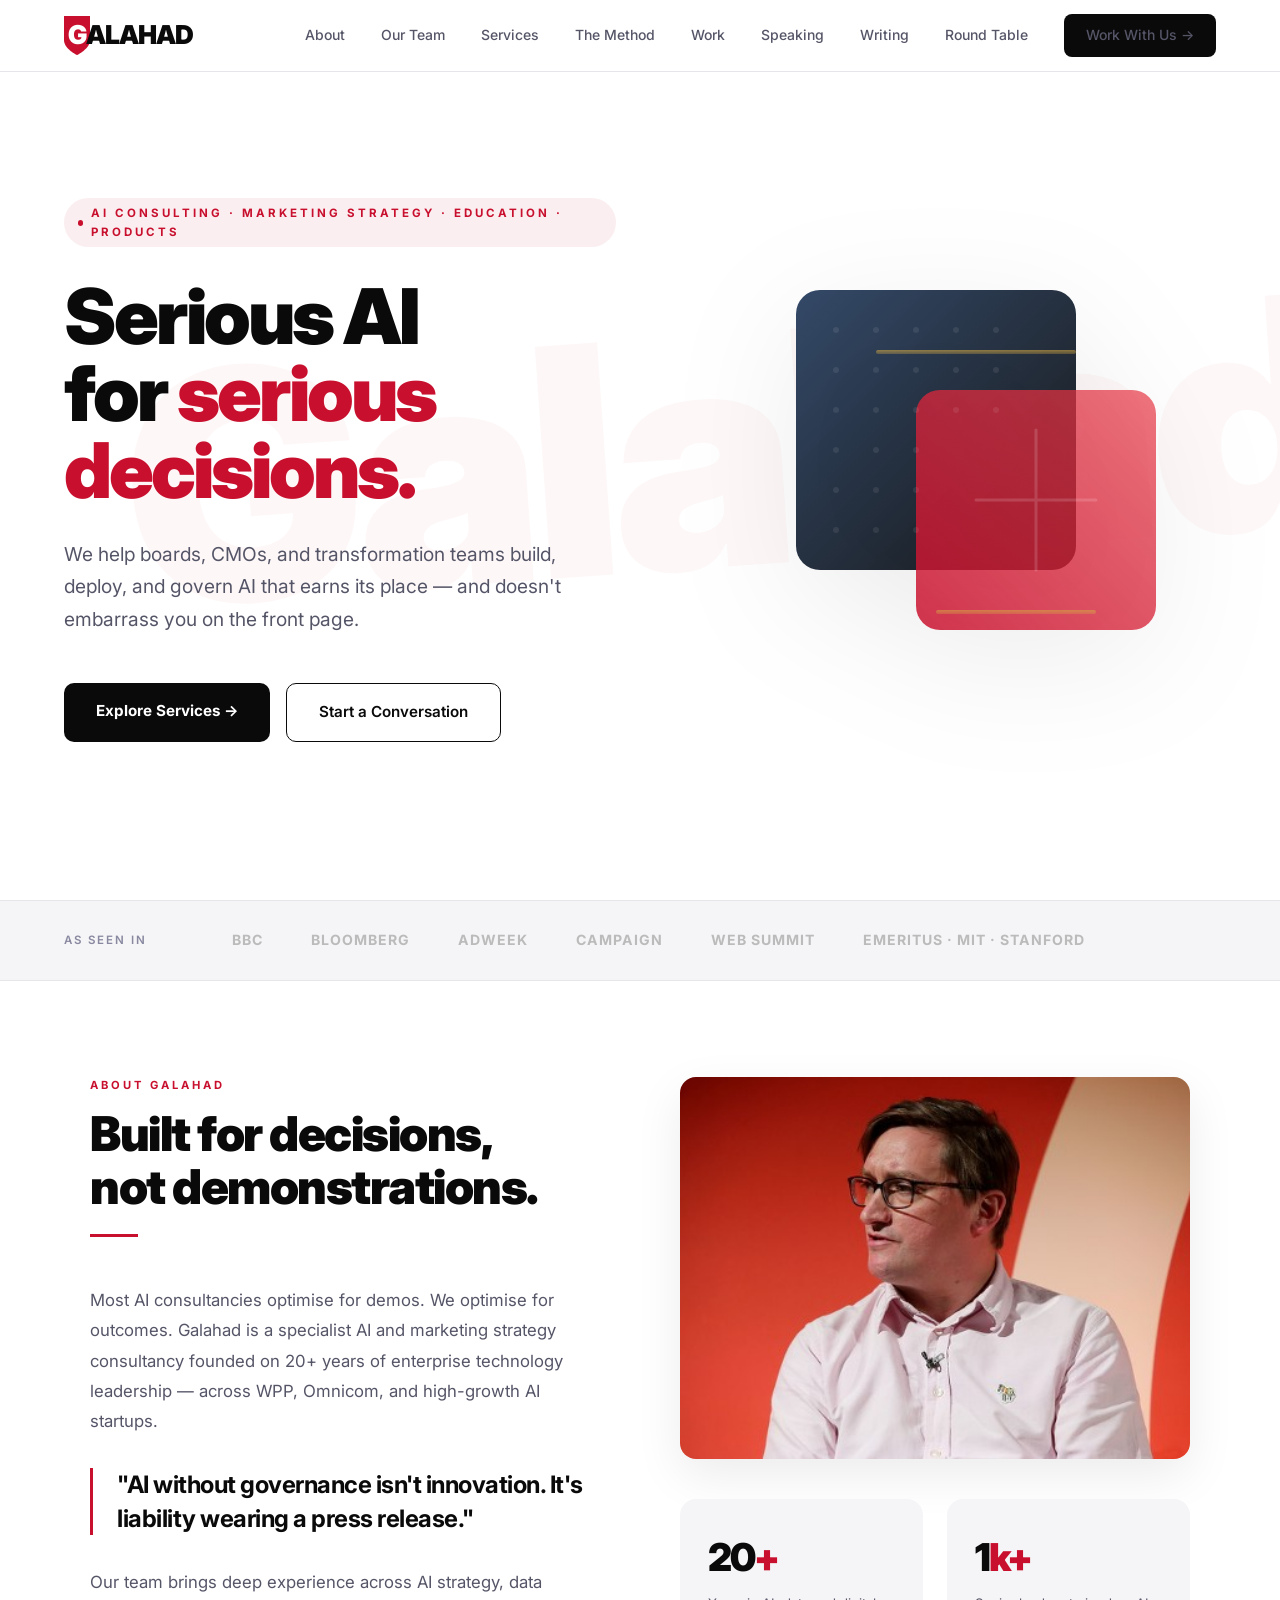
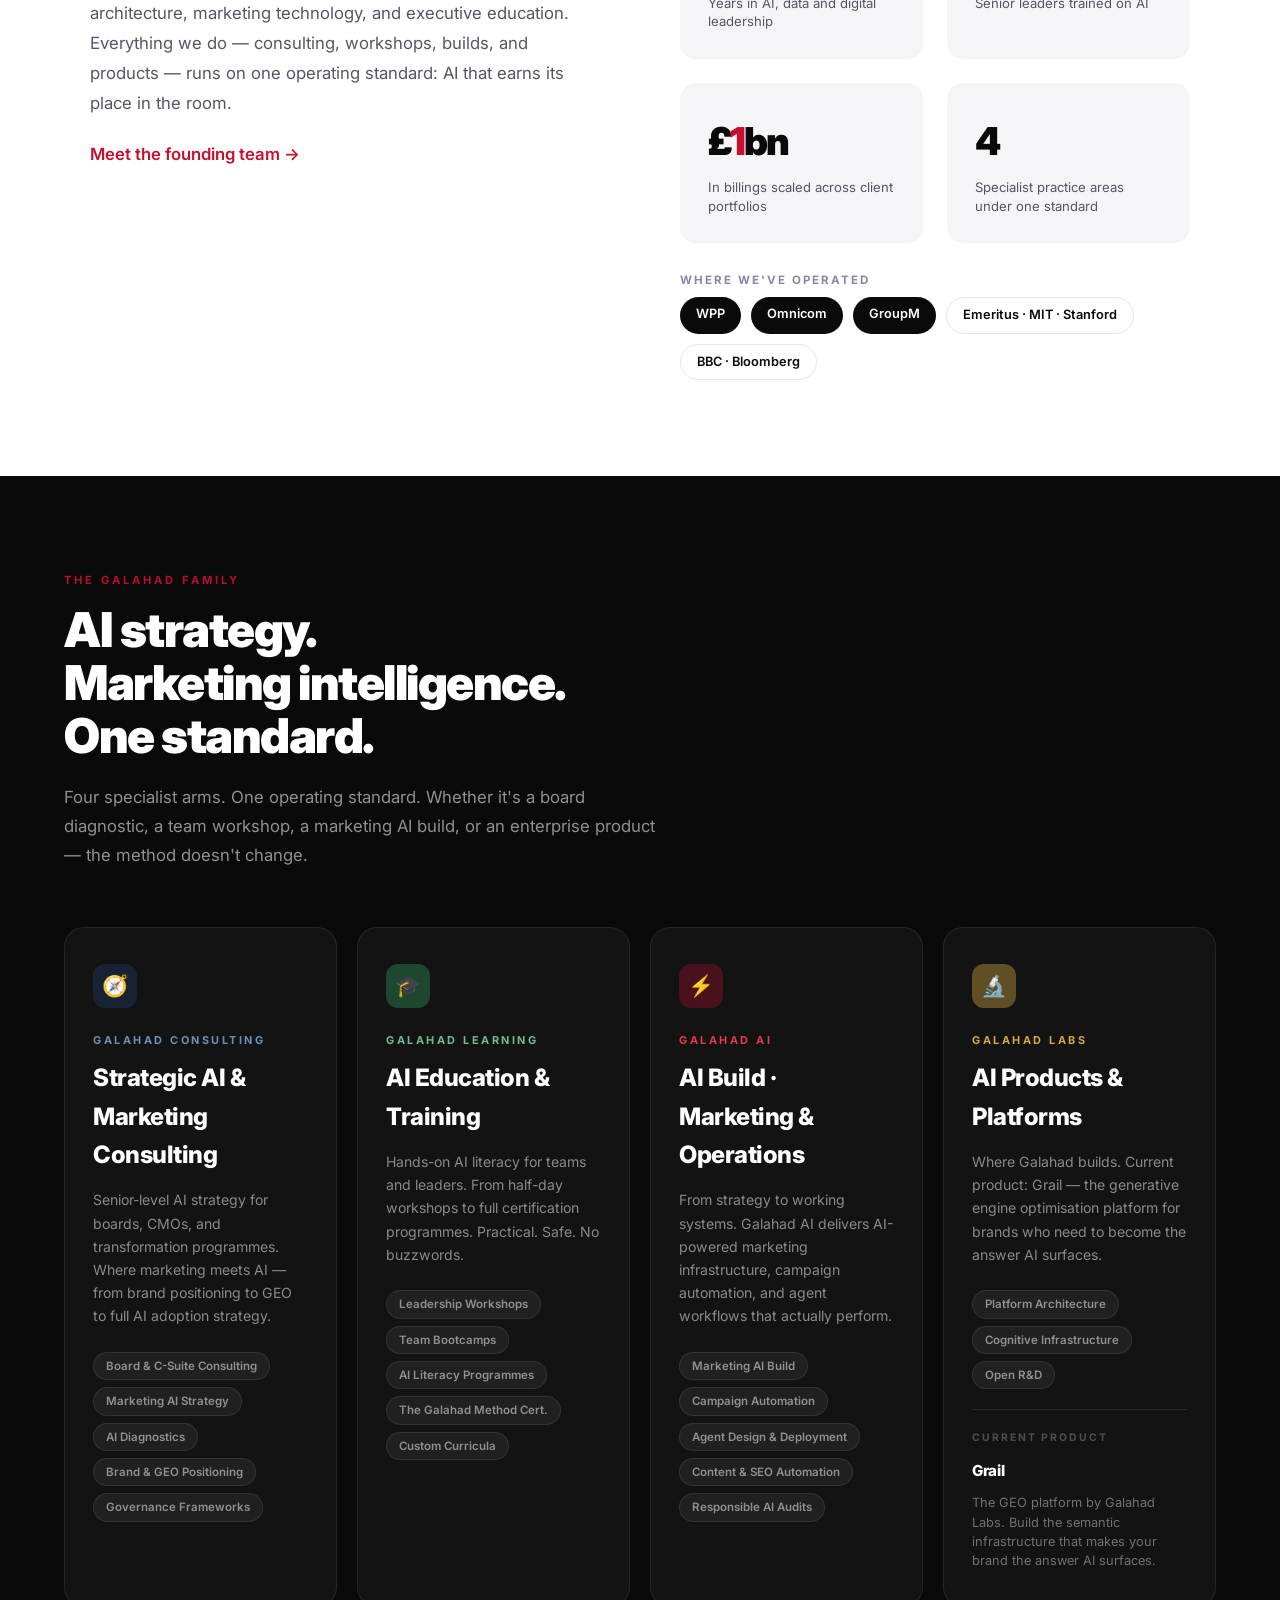
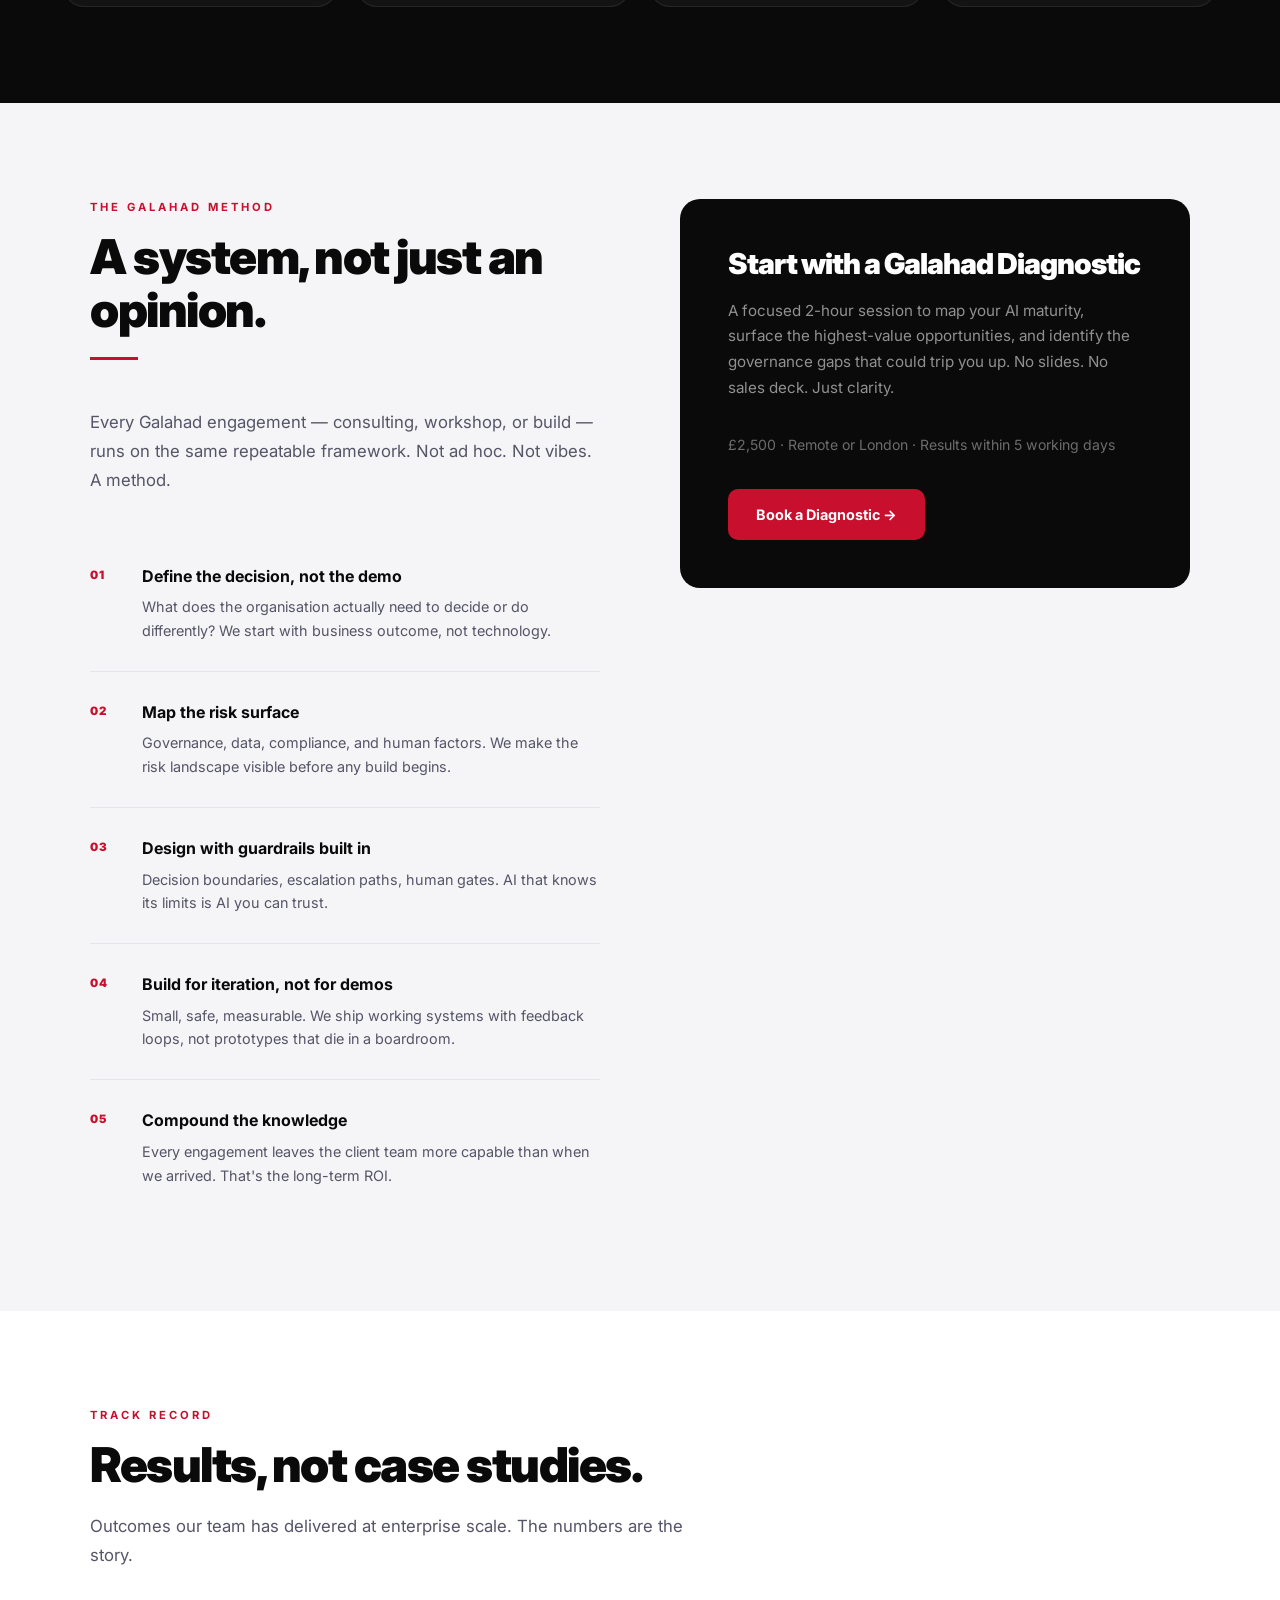
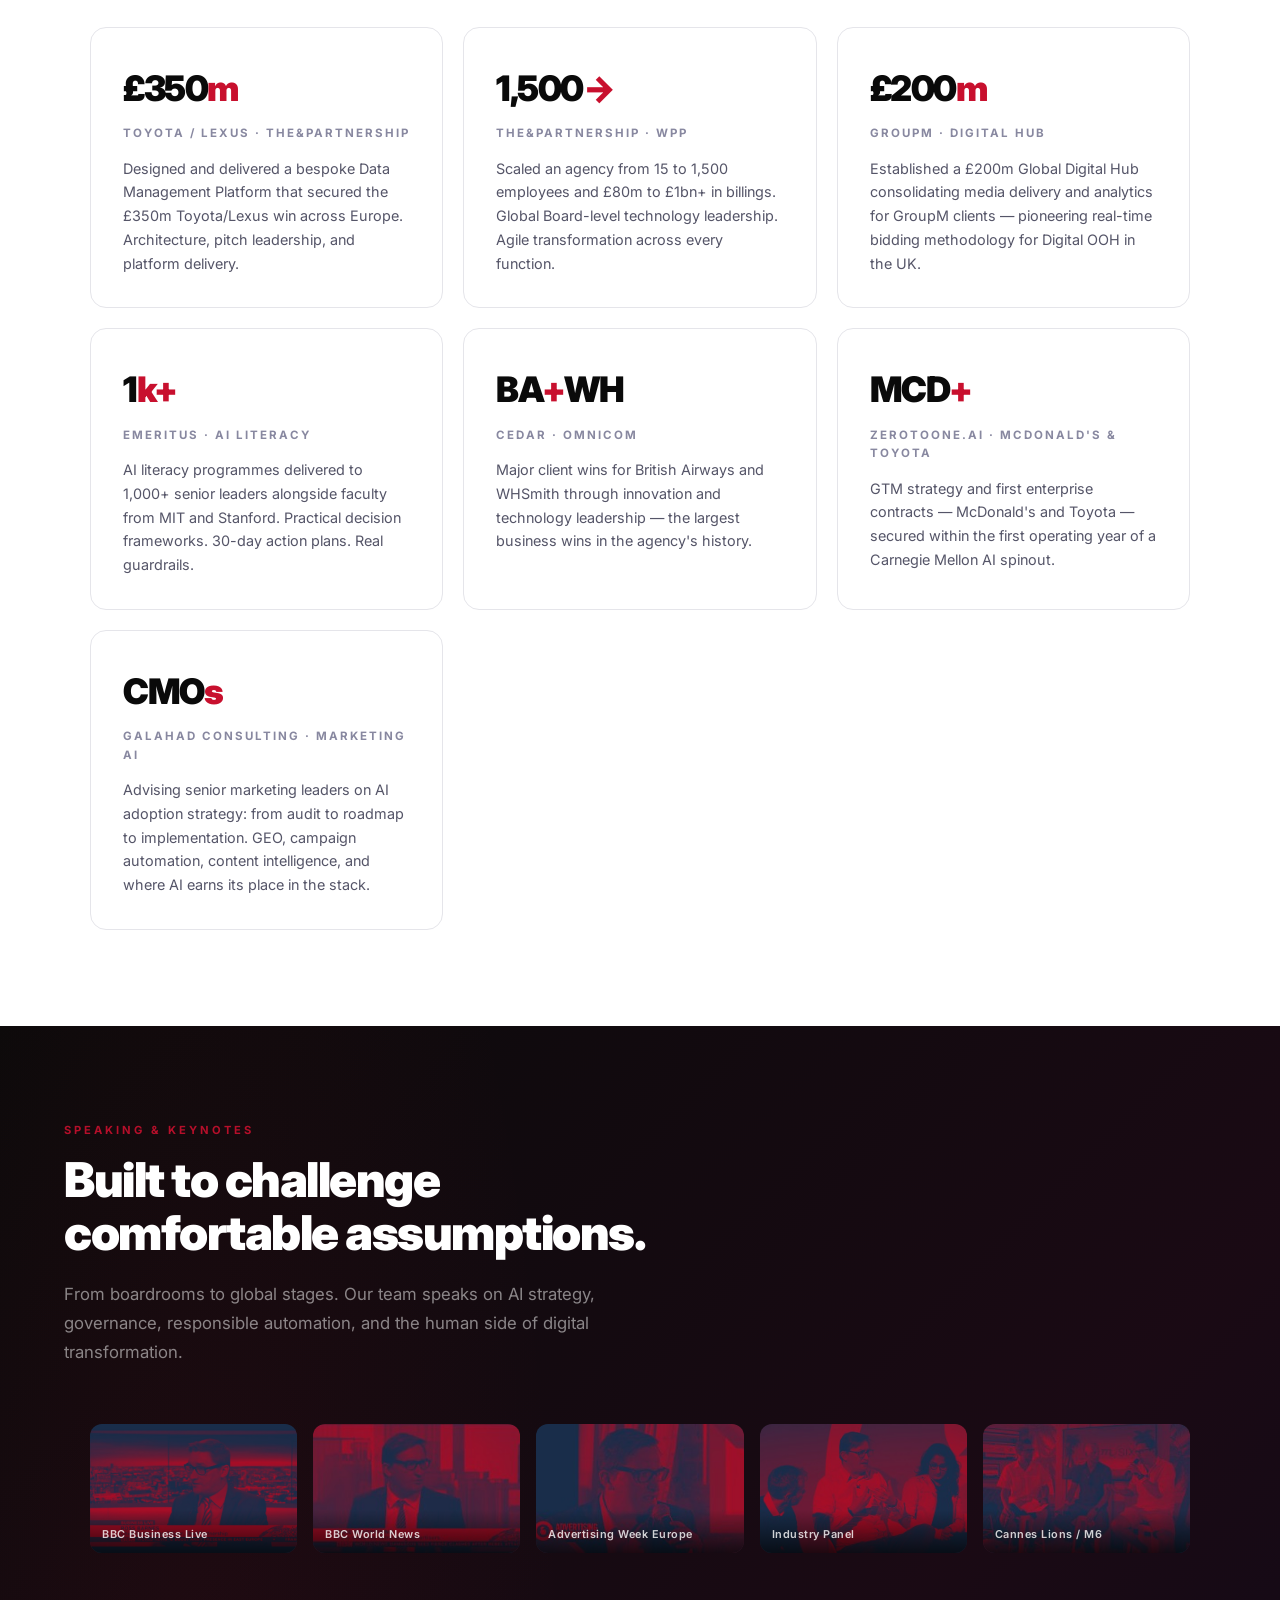
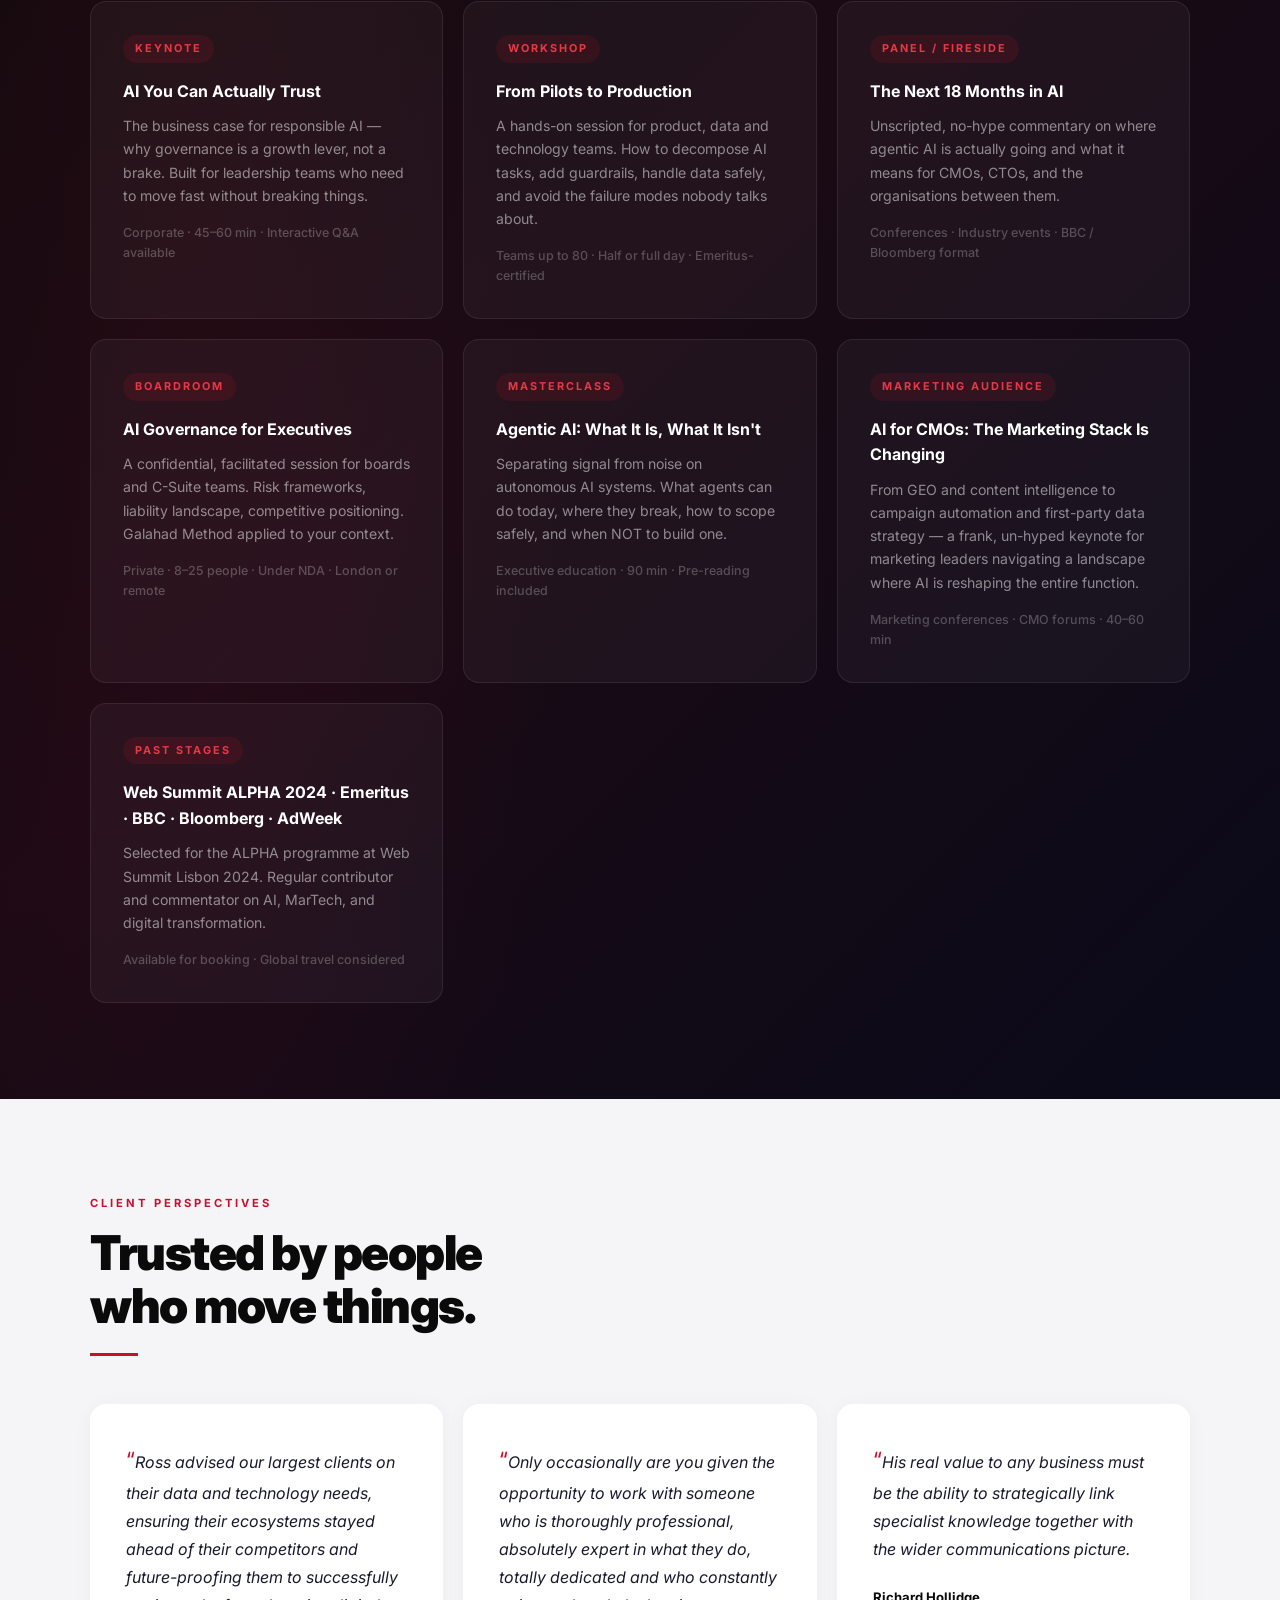
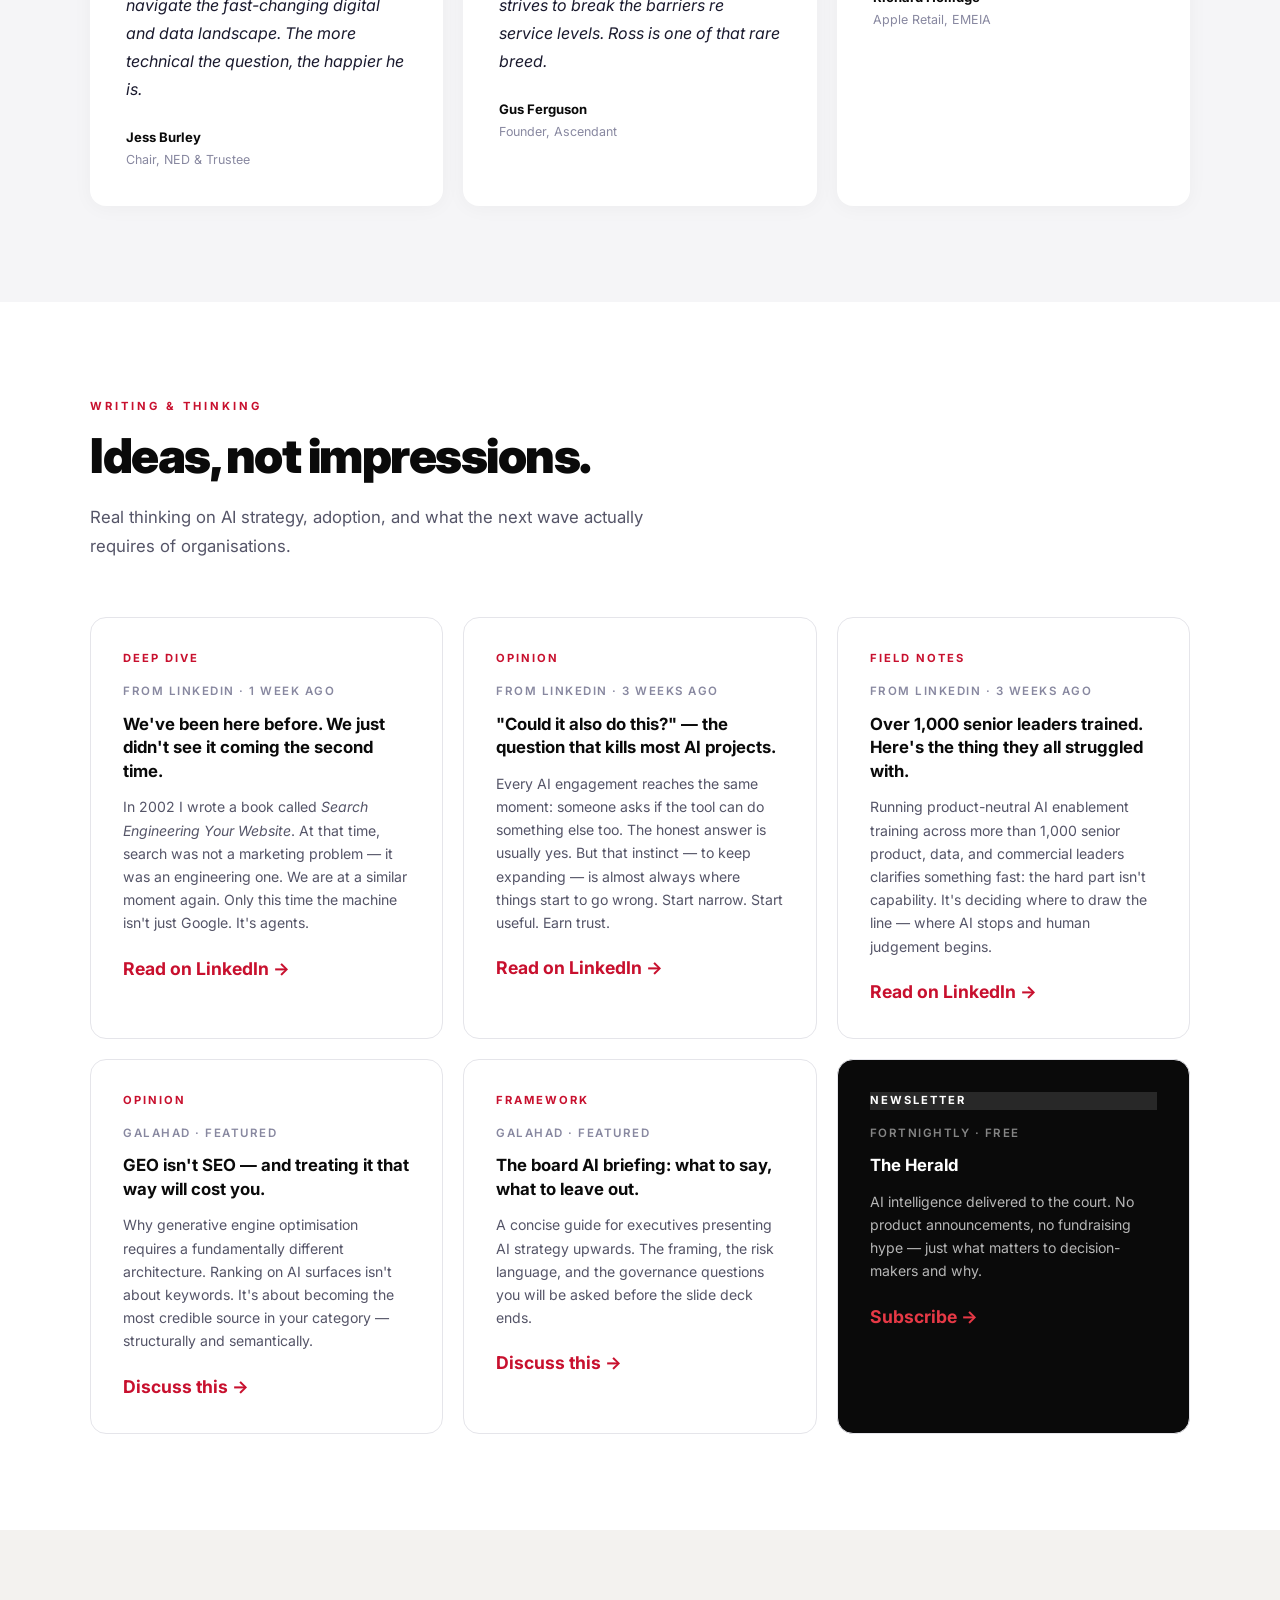
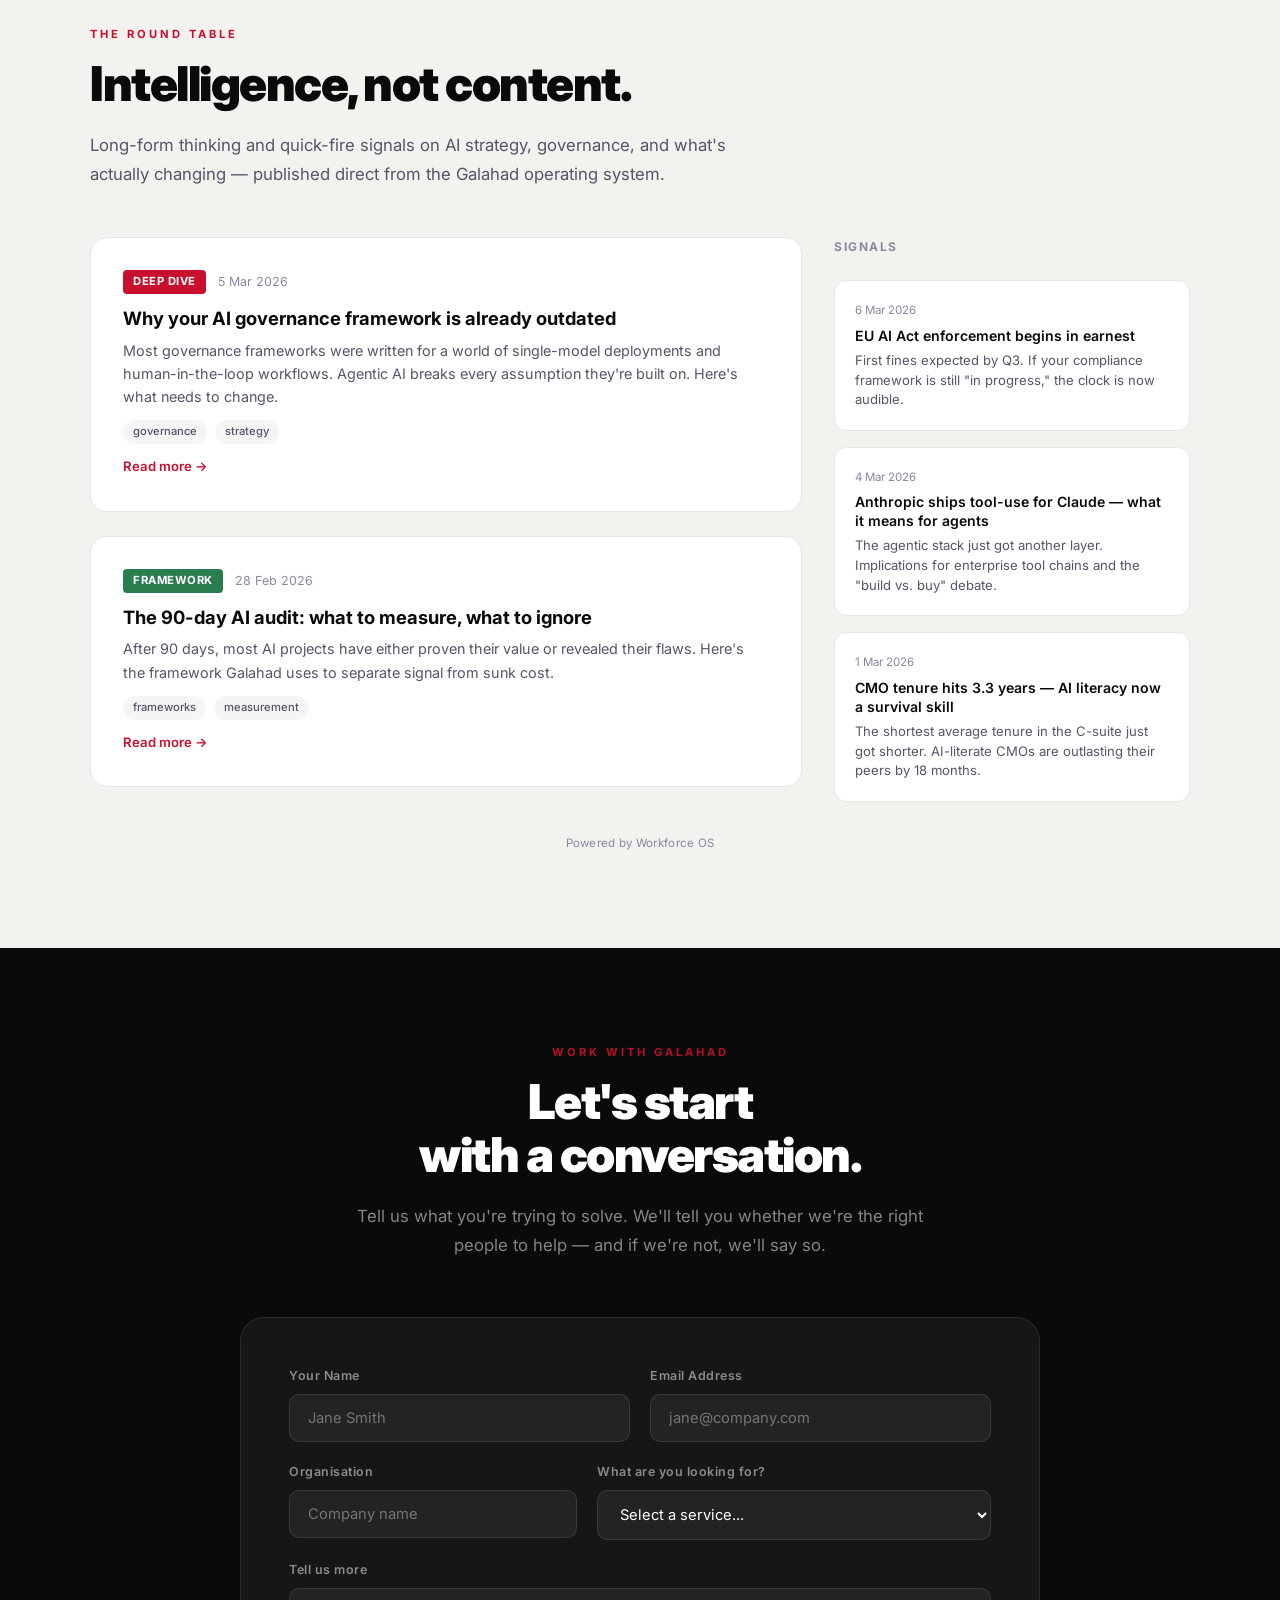
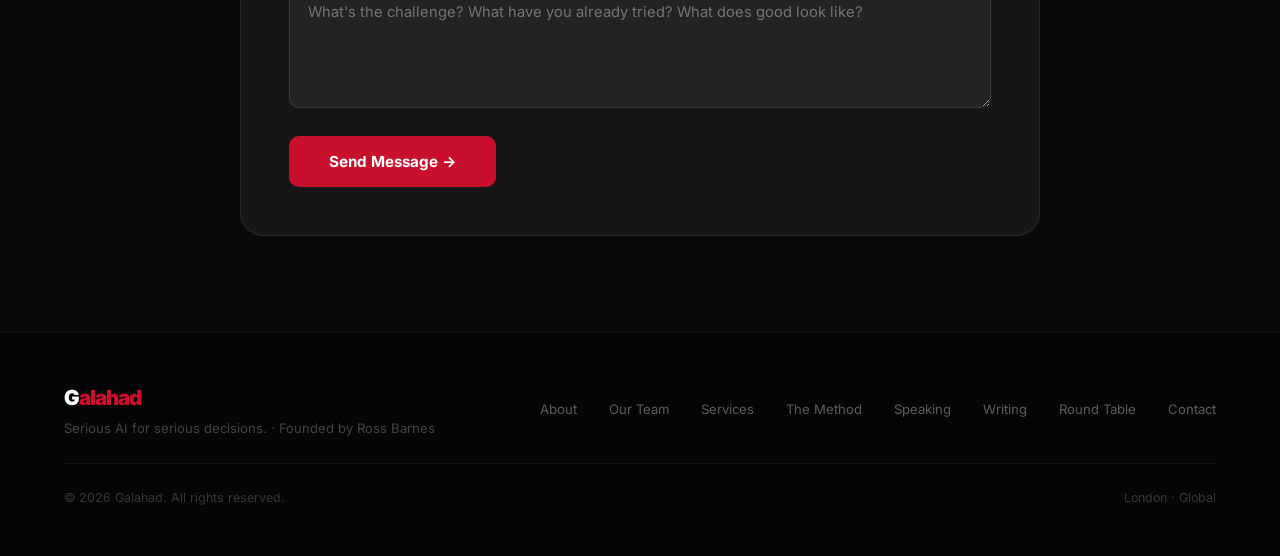
<file: index.html>
<!DOCTYPE html>
<html lang="en">
<head>
<meta charset="UTF-8">
<meta name="viewport" content="width=device-width, initial-scale=1.0">
<title>Galahad — Serious AI for Serious Decisions</title>
<style>
  @import url('https://fonts.googleapis.com/css2?family=Inter:wght@300;400;500;600;700;800;900&display=swap');

  * { margin: 0; padding: 0; box-sizing: border-box; }

  :root {
    --ink:      #0a0a0a;
    --slate:    #1a1a2e;
    --mid:      #555568;
    --light:    #8888a0;
    --bg:       #fafafa;
    --white:    #ffffff;
    --red:      #c8102e;
    --red2:     #e63946;
    --border:   #e5e5ea;
    --card:     #ffffff;

    /* sub-brand colours */
    --consulting: #1d3557;
    --learning: #2a7d4f;
    --ai:       #c8102e;
    --labs:     #d4a843;
  }

  html { scroll-behavior: smooth; }
  body { font-family: 'Inter', sans-serif; background: #fff; color: var(--ink); line-height: 1.6; }

  /* ─── NAV ─── */
  nav {
    position: fixed; top: 0; width: 100%; z-index: 100;
    background: rgba(255,255,255,0.96);
    backdrop-filter: blur(20px);
    border-bottom: 1px solid var(--border);
    padding: 0 64px;
    display: flex; justify-content: space-between; align-items: center;
    height: 72px;
  }
  .logo {
    text-decoration: none;
    display: flex;
    align-items: center;
  }
  .logo em { color: var(--red); font-style: normal; }
  .nav-links { display: flex; gap: 36px; align-items: center; }
  .nav-links a {
    text-decoration: none; color: var(--mid); font-size: 0.875rem; font-weight: 500;
    transition: color 0.2s;
  }
  .nav-links a:hover { color: var(--ink); }
  .nav-cta {
    background: var(--ink); color: #fff;
    padding: 10px 22px; border-radius: 8px;
    font-size: 0.85rem; font-weight: 600; text-decoration: none;
    transition: background 0.2s;
  }
  .nav-cta:hover { background: var(--red); }

  /* ─── HERO ─── */
  .hero {
    min-height: 100vh;
    display: grid; grid-template-columns: 1fr 1fr;
    align-items: center;
    padding: 120px 64px 80px;
    position: relative; overflow: hidden;
    background: #fff;
    gap: 48px;
  }
  .hero-inner { max-width: 760px; position: relative; z-index: 2; }
  .hero-image {
    position: relative; z-index: 2;
    display: flex; justify-content: flex-end; align-items: center;
  }
  .hero-image img {
    width: 100%; max-width: 440px;
    border-radius: 20px;
    object-fit: cover;
    box-shadow: 0 32px 64px rgba(0,0,0,0.12);
  }
  .hero-visual {
    position: relative; z-index: 2;
    display: flex; justify-content: flex-end; align-items: center;
  }
  .hero-visual svg {
    width: 100%; max-width: 480px;
    filter: drop-shadow(0 32px 64px rgba(0,0,0,0.08));
  }
  .hero-eyebrow {
    display: inline-flex; align-items: center; gap: 8px;
    font-size: 0.72rem; letter-spacing: 3px; text-transform: uppercase;
    font-weight: 700; color: var(--red);
    background: rgba(200,16,46,0.07); padding: 6px 14px; border-radius: 100px;
    margin-bottom: 32px;
  }
  .hero-eyebrow span { width: 6px; height: 6px; background: var(--red); border-radius: 50%; }
  .hero h1 {
    font-size: clamp(3rem, 6vw, 5.5rem);
    font-weight: 900; letter-spacing: -3px; line-height: 1.0;
    color: var(--ink); margin-bottom: 28px;
  }
  .hero h1 .highlight { color: var(--red); }
  .hero .sub {
    font-size: 1.2rem; color: var(--mid); font-weight: 400;
    max-width: 540px; line-height: 1.7; margin-bottom: 48px;
  }
  .hero-actions { display: flex; gap: 16px; flex-wrap: wrap; }
  .btn-primary {
    background: var(--ink); color: #fff;
    padding: 16px 32px; border-radius: 10px;
    font-size: 0.95rem; font-weight: 700; text-decoration: none;
    transition: background 0.2s;
  }
  .btn-primary:hover { background: var(--red); }
  .btn-secondary {
    border: 1.5px solid var(--ink); color: var(--ink);
    padding: 16px 32px; border-radius: 10px;
    font-size: 0.95rem; font-weight: 600; text-decoration: none;
    transition: all 0.2s;
  }
  .btn-secondary:hover { background: var(--ink); color: #fff; }
  .hero-bg-word {
    position: absolute; right: -60px; top: 50%;
    transform: translateY(-50%) rotate(-4deg);
    font-size: clamp(160px, 25vw, 320px); font-weight: 900;
    letter-spacing: -10px; color: rgba(200,16,46,0.03);
    user-select: none; white-space: nowrap; z-index: 1;
  }

  /* ─── LOGOS BAR ─── */
  .logos-bar {
    background: #f5f5f7; padding: 28px 64px;
    display: flex; align-items: center;
    border-top: 1px solid var(--border); border-bottom: 1px solid var(--border);
  }
  .logos-label {
    font-size: 0.72rem; letter-spacing: 2px; text-transform: uppercase;
    color: var(--light); font-weight: 600; white-space: nowrap; margin-right: 48px;
    min-width: 120px;
  }
  .logos-list { display: flex; gap: 48px; align-items: center; flex-wrap: wrap; }
  .logos-list span {
    font-size: 0.88rem; font-weight: 700; color: #bbb;
    text-transform: uppercase; letter-spacing: 1px;
  }

  /* ─── SECTION COMMONS ─── */
  section { padding: 96px 64px; }
  .section-label {
    font-size: 0.7rem; letter-spacing: 3px; text-transform: uppercase;
    font-weight: 700; color: var(--red); margin-bottom: 14px;
  }
  .section-title {
    font-size: clamp(2rem, 4vw, 3rem); font-weight: 900;
    letter-spacing: -1.5px; line-height: 1.1; color: var(--ink);
    max-width: 700px; margin-bottom: 20px;
  }
  .section-intro {
    font-size: 1.05rem; color: var(--mid); max-width: 600px;
    line-height: 1.75; margin-bottom: 56px;
  }
  .divider { width: 48px; height: 3px; background: var(--red); margin: 20px 0 48px; }

  /* ─── ABOUT ─── */
  .about { background: #fff; }
  .about-grid {
    display: grid; grid-template-columns: 1fr 1fr;
    gap: 80px; align-items: start; max-width: 1100px; margin: 0 auto;
  }
  .about-portrait {
    width: 100%; border-radius: 16px; margin-bottom: 32px;
    object-fit: cover; aspect-ratio: 4/3;
    box-shadow: 0 16px 48px rgba(0,0,0,0.08);
  }
  .about-text p { font-size: 1.05rem; color: var(--mid); line-height: 1.8; margin-bottom: 20px; }
  .about-text .big-quote {
    font-size: 1.5rem; font-weight: 700; color: var(--ink);
    line-height: 1.4; letter-spacing: -0.5px;
    border-left: 3px solid var(--red); padding-left: 24px;
    margin: 32px 0;
  }
  .about-stats { display: grid; grid-template-columns: 1fr 1fr; gap: 24px; }
  .stat-box { background: #f5f5f7; border-radius: 16px; padding: 28px; }
  .stat-box .stat-num {
    font-size: 2.4rem; font-weight: 900; letter-spacing: -2px; color: var(--ink);
  }
  .stat-box .stat-num em { color: var(--red); font-style: normal; }
  .stat-box .stat-label { font-size: 0.82rem; color: var(--mid); margin-top: 6px; line-height: 1.4; }
  .media-label {
    font-size: 0.72rem; letter-spacing: 2px; text-transform: uppercase;
    font-weight: 700; color: var(--light); margin-bottom: 8px; margin-top: 28px;
  }
  .media-chips { display: flex; flex-wrap: wrap; gap: 10px; }
  .chip {
    background: var(--ink); color: #fff;
    font-size: 0.8rem; font-weight: 600; padding: 7px 16px; border-radius: 100px;
  }
  .chip.outlined {
    background: transparent; color: var(--ink); border: 1.5px solid var(--border);
  }

  /* ─── SUB-BRANDS ─── */
  .brands { background: var(--ink); }
  .brands .section-label { color: rgba(200,16,46,0.9); }
  .brands .section-title { color: #fff; }
  .brands .section-intro { color: rgba(255,255,255,0.55); }
  .brands-grid {
    display: grid; grid-template-columns: repeat(4, 1fr);
    gap: 20px; margin-top: 56px;
  }
  .brand-card {
    background: rgba(255,255,255,0.04);
    border: 1px solid rgba(255,255,255,0.08);
    border-radius: 20px; padding: 36px 28px;
    transition: all 0.25s; position: relative; overflow: hidden;
  }
  .brand-card::before {
    content: ''; position: absolute; top: 0; left: 0; right: 0; height: 3px;
    opacity: 0; transition: opacity 0.25s;
  }
  .brand-card:hover { background: rgba(255,255,255,0.07); transform: translateY(-4px); }
  .brand-card:hover::before { opacity: 1; }

  .brand-card[data-brand="consulting"]::before { background: var(--consulting); }
  .brand-card[data-brand="learning"]::before { background: var(--learning); }
  .brand-card[data-brand="ai"]::before       { background: var(--ai); }
  .brand-card[data-brand="labs"]::before     { background: #d4a843; }

  .brand-icon {
    width: 44px; height: 44px; border-radius: 12px;
    display: flex; align-items: center; justify-content: center;
    font-size: 1.3rem; margin-bottom: 24px;
  }
  .brand-card[data-brand="consulting"] .brand-icon { background: rgba(29,53,87,0.5); }
  .brand-card[data-brand="learning"] .brand-icon { background: rgba(42,125,79,0.5); }
  .brand-card[data-brand="ai"]       .brand-icon { background: rgba(200,16,46,0.3); }
  .brand-card[data-brand="labs"]     .brand-icon { background: rgba(212,168,67,0.4); }

  .brand-name {
    font-size: 0.68rem; letter-spacing: 2.5px; text-transform: uppercase;
    font-weight: 700; margin-bottom: 10px;
  }
  .brand-card[data-brand="consulting"] .brand-name { color: #6b90b8; }
  .brand-card[data-brand="learning"] .brand-name { color: #6bbf8a; }
  .brand-card[data-brand="ai"]       .brand-name { color: var(--red2); }
  .brand-card[data-brand="labs"]     .brand-name { color: #d4a843; }

  .brand-title {
    font-size: 1.5rem; font-weight: 800; letter-spacing: -0.5px;
    color: #fff; margin-bottom: 14px;
  }
  .brand-desc {
    font-size: 0.88rem; color: rgba(255,255,255,0.5); line-height: 1.65;
    margin-bottom: 24px;
  }
  .brand-services { display: flex; flex-wrap: wrap; gap: 7px; }
  .brand-tag {
    font-size: 0.72rem; font-weight: 600; padding: 4px 12px; border-radius: 100px;
    background: rgba(255,255,255,0.06); color: rgba(255,255,255,0.5);
    border: 1px solid rgba(255,255,255,0.08);
  }
  .brand-tag.product {
    background: rgba(212,168,67,0.15); color: #d4a843;
    border-color: rgba(212,168,67,0.25);
  }

  /* LABS product callout */
  .labs-products {
    margin-top: 20px; padding-top: 20px;
    border-top: 1px solid rgba(255,255,255,0.08);
  }
  .labs-product-label {
    font-size: 0.65rem; letter-spacing: 2px; text-transform: uppercase;
    font-weight: 700; color: rgba(255,255,255,0.25); margin-bottom: 12px;
  }
  .labs-product {
    display: flex; align-items: baseline; gap: 8px; margin-bottom: 10px;
  }
  .labs-product-name {
    font-size: 0.95rem; font-weight: 800; color: #fff; letter-spacing: -0.3px;
  }
  .labs-product-desc {
    font-size: 0.8rem; color: rgba(255,255,255,0.4); line-height: 1.5;
  }

  /* ─── METHOD ─── */
  .method { background: #f5f5f7; }
  .method-grid {
    display: grid; grid-template-columns: 1fr 1fr;
    gap: 80px; align-items: start; max-width: 1100px; margin: 0 auto;
  }
  .method-steps { display: flex; flex-direction: column; gap: 0; }
  .method-step {
    display: flex; gap: 24px; padding: 28px 0;
    border-bottom: 1px solid var(--border);
  }
  .method-step:last-child { border-bottom: none; }
  .step-num {
    font-size: 0.72rem; font-weight: 900; color: var(--red);
    letter-spacing: 1px; min-width: 28px; padding-top: 2px;
  }
  .step-content h4 { font-size: 1rem; font-weight: 700; color: var(--ink); margin-bottom: 6px; }
  .step-content p { font-size: 0.9rem; color: var(--mid); line-height: 1.65; }
  .method-cta-box {
    background: var(--ink); border-radius: 20px; padding: 48px;
    position: sticky; top: 100px;
  }
  .method-cta-box h3 {
    font-size: 1.8rem; font-weight: 900; letter-spacing: -1px;
    color: #fff; margin-bottom: 16px; line-height: 1.2;
  }
  .method-cta-box p {
    font-size: 0.95rem; color: rgba(255,255,255,0.55);
    line-height: 1.7; margin-bottom: 32px;
  }
  .method-cta-box a {
    display: inline-block; background: var(--red); color: #fff;
    padding: 14px 28px; border-radius: 10px;
    font-size: 0.9rem; font-weight: 700; text-decoration: none; transition: opacity 0.2s;
  }
  .method-cta-box a:hover { opacity: 0.85; }

  /* ─── WORK ─── */
  .work { background: #fff; }
  .work-grid {
    display: grid; grid-template-columns: repeat(3, 1fr);
    gap: 20px; max-width: 1100px; margin: 0 auto;
  }
  .work-card {
    border: 1px solid var(--border); border-radius: 16px;
    padding: 32px; transition: box-shadow 0.2s;
  }
  .work-card:hover { box-shadow: 0 8px 40px rgba(0,0,0,0.07); }
  .work-result {
    font-size: 2.2rem; font-weight: 900; letter-spacing: -1.5px;
    color: var(--ink); margin-bottom: 8px;
  }
  .work-result em { color: var(--red); font-style: normal; }
  .work-client {
    font-size: 0.72rem; font-weight: 700; letter-spacing: 2px;
    text-transform: uppercase; color: var(--light); margin-bottom: 14px;
  }
  .work-desc { font-size: 0.9rem; color: var(--mid); line-height: 1.65; }

  /* ─── SPEAKING ─── */
  .speaking {
    background: linear-gradient(135deg, #0a0a0a 0%, #1a0a14 50%, #0a0a1a 100%);
    position: relative; overflow: hidden;
  }
  .speaking::before {
    content: '';
    position: absolute; top: -50%; left: -20%; width: 70%; height: 200%;
    background: radial-gradient(ellipse, rgba(200,16,46,0.08) 0%, transparent 60%);
  }
  .speaking .section-label { color: rgba(200,16,46,0.9); position: relative; }
  .speaking .section-title { color: #fff; position: relative; }
  .speaking .section-intro { color: rgba(255,255,255,0.5); position: relative; }
  .speaking-grid {
    display: grid; grid-template-columns: repeat(3, 1fr);
    gap: 20px; max-width: 1100px; margin: 0 auto; position: relative;
  }
  .speaking-card {
    background: rgba(255,255,255,0.04); border: 1px solid rgba(255,255,255,0.08);
    border-radius: 16px; padding: 32px; transition: background 0.2s;
  }
  .speaking-card:hover { background: rgba(255,255,255,0.07); }
  .speaking-tag {
    display: inline-block; font-size: 0.68rem; font-weight: 700;
    letter-spacing: 2px; text-transform: uppercase;
    color: var(--red2); background: rgba(200,16,46,0.12);
    padding: 5px 12px; border-radius: 100px; margin-bottom: 16px;
  }
  .speaking-card h4 { font-size: 1rem; font-weight: 700; color: #fff; margin-bottom: 10px; }
  .speaking-card p { font-size: 0.88rem; color: rgba(255,255,255,0.5); line-height: 1.65; }
  .speaking-card .speaking-venue {
    font-size: 0.78rem; color: rgba(255,255,255,0.25); margin-top: 16px; font-weight: 500;
  }

  /* ─── SPEAKING PHOTOS ─── */
  .speaking-photos {
    display: grid; grid-template-columns: repeat(5, 1fr);
    gap: 16px; max-width: 1100px; margin: 0 auto 48px;
    position: relative;
  }
  .speaking-photo {
    border-radius: 12px; overflow: hidden;
    aspect-ratio: 16/10; position: relative;
  }
  .speaking-photo img {
    width: 100%; height: 100%; object-fit: cover;
    filter: brightness(0.85); transition: filter 0.3s;
  }
  .speaking-photo:hover img { filter: brightness(1); }
  .speaking-photo .photo-caption {
    position: absolute; bottom: 0; left: 0; right: 0;
    background: linear-gradient(transparent, rgba(0,0,0,0.7));
    padding: 16px 12px 10px;
    font-size: 0.68rem; font-weight: 600; color: rgba(255,255,255,0.8);
    letter-spacing: 0.5px;
  }

  /* ─── TESTIMONIALS ─── */
  .testimonials { background: #f5f5f7; }
  .testi-grid {
    display: grid; grid-template-columns: repeat(3, 1fr);
    gap: 20px; max-width: 1100px; margin: 0 auto;
  }
  .testi-card {
    background: #fff; border-radius: 16px; padding: 36px;
    box-shadow: 0 2px 20px rgba(0,0,0,0.04);
  }
  .testi-quote {
    font-size: 1rem; color: var(--slate); line-height: 1.75;
    font-style: italic; margin-bottom: 24px;
  }
  .testi-quote::before { content: '\201C'; color: var(--red); font-size: 1.4rem; font-style: normal; }
  .testi-author { font-size: 0.82rem; font-weight: 700; color: var(--ink); }
  .testi-role { font-size: 0.78rem; color: var(--light); margin-top: 2px; }

  /* ─── WRITING ─── */
  .writing { background: #fff; }
  .writing-grid {
    display: grid; grid-template-columns: repeat(3, 1fr);
    gap: 20px; max-width: 1100px; margin: 0 auto;
  }
  .writing-card {
    border: 1px solid var(--border); border-radius: 16px;
    padding: 32px; transition: box-shadow 0.2s; cursor: pointer;
  }
  .writing-card:hover { box-shadow: 0 8px 40px rgba(0,0,0,0.07); }
  .writing-type {
    font-size: 0.7rem; font-weight: 700; letter-spacing: 2px;
    text-transform: uppercase; color: var(--red); margin-bottom: 14px;
  }
  .writing-card h4 {
    font-size: 1.05rem; font-weight: 700; color: var(--ink);
    margin-bottom: 12px; line-height: 1.4;
  }
  .writing-card p { font-size: 0.88rem; color: var(--mid); line-height: 1.65; }
  .writing-arrow { margin-top: 20px; font-size: 1.1rem; color: var(--red); font-weight: 700; text-decoration: none; display: inline-block; }
  .writing-arrow:hover { color: var(--ink); }
  .writing-meta { font-size: 0.72rem; color: var(--light); text-transform: uppercase; letter-spacing: 1.5px; font-weight: 600; margin-bottom: 12px; }
  .writing-card em { font-style: italic; color: var(--mid); }

  /* ─── ROUND TABLE ─── */
  .roundtable { background: #f3f2ef; }
  .roundtable-intro { max-width: 660px; margin-bottom: 48px; }
  .roundtable-feed { display: grid; grid-template-columns: 2fr 1fr; gap: 32px; max-width: 1100px; margin: 0 auto; }
  .rt-articles { display: flex; flex-direction: column; gap: 24px; }
  .rt-signals { display: flex; flex-direction: column; gap: 16px; }
  .rt-signals-header {
    font-size: 0.75rem; font-weight: 700; text-transform: uppercase; letter-spacing: 1.5px;
    color: var(--light); margin-bottom: 8px;
  }
  .rt-article-card {
    background: var(--white); border-radius: 16px; padding: 32px;
    border: 1px solid var(--border); transition: box-shadow 0.2s;
  }
  .rt-article-card:hover { box-shadow: 0 4px 24px rgba(0,0,0,0.06); }
  .rt-article-meta {
    display: flex; align-items: center; gap: 12px; margin-bottom: 12px;
    font-size: 0.78rem; color: var(--light);
  }
  .rt-article-type {
    background: var(--red); color: #fff; padding: 3px 10px; border-radius: 4px;
    font-size: 0.7rem; font-weight: 700; text-transform: uppercase; letter-spacing: 0.5px;
  }
  .rt-article-type.signal { background: var(--consulting); }
  .rt-article-type.framework { background: var(--learning); }
  .rt-article-card h4 { font-size: 1.15rem; font-weight: 700; color: var(--ink); margin-bottom: 8px; line-height: 1.35; }
  .rt-article-card p { font-size: 0.9rem; color: var(--mid); line-height: 1.6; }
  .rt-article-link {
    display: inline-block; margin-top: 12px; font-size: 0.82rem; font-weight: 600;
    color: var(--red); text-decoration: none;
  }
  .rt-article-tags { display: flex; gap: 8px; margin-top: 12px; }
  .rt-tag {
    font-size: 0.7rem; padding: 3px 10px; border-radius: 20px;
    background: rgba(0,0,0,0.04); color: var(--mid); font-weight: 500;
  }
  .rt-signal-card {
    background: var(--white); border-radius: 12px; padding: 20px;
    border: 1px solid var(--border); transition: box-shadow 0.2s;
  }
  .rt-signal-card:hover { box-shadow: 0 2px 12px rgba(0,0,0,0.05); }
  .rt-signal-date { font-size: 0.72rem; color: var(--light); margin-bottom: 6px; }
  .rt-signal-card h5 { font-size: 0.88rem; font-weight: 600; color: var(--ink); line-height: 1.35; margin-bottom: 6px; }
  .rt-signal-card p { font-size: 0.82rem; color: var(--mid); line-height: 1.5; }
  .rt-empty {
    text-align: center; padding: 48px; color: var(--light); font-size: 0.9rem;
    grid-column: 1 / -1;
  }
  .rt-powered {
    text-align: center; margin-top: 32px; font-size: 0.72rem; color: var(--light);
    letter-spacing: 0.3px;
  }

  /* ─── CONTACT ─── */
  .contact { background: var(--ink); }
  .contact-inner { max-width: 800px; margin: 0 auto; text-align: center; }
  .contact .section-label { color: rgba(200,16,46,0.9); }
  .contact .section-title { color: #fff; margin-left: auto; margin-right: auto; }
  .contact .section-intro { color: rgba(255,255,255,0.5); margin-left: auto; margin-right: auto; }
  .contact-form {
    background: rgba(255,255,255,0.05); border: 1px solid rgba(255,255,255,0.09);
    border-radius: 24px; padding: 48px; margin-top: 48px; text-align: left;
  }
  .form-row { display: grid; grid-template-columns: 1fr 1fr; gap: 20px; margin-bottom: 20px; }
  .form-group { display: flex; flex-direction: column; gap: 8px; }
  .form-group label {
    font-size: 0.78rem; font-weight: 600; color: rgba(255,255,255,0.5); letter-spacing: 0.5px;
  }
  .form-group input, .form-group select, .form-group textarea {
    background: rgba(255,255,255,0.06); border: 1px solid rgba(255,255,255,0.1);
    border-radius: 10px; padding: 14px 18px;
    font-size: 0.92rem; color: #fff; font-family: 'Inter', sans-serif;
    transition: border-color 0.2s; outline: none;
  }
  .form-group input:focus, .form-group select:focus, .form-group textarea:focus {
    border-color: rgba(200,16,46,0.5);
  }
  .form-group select option { background: #1a1a1a; }
  .form-group textarea { resize: vertical; min-height: 120px; }
  .form-full { grid-column: 1 / -1; }
  .form-submit {
    background: var(--red); color: #fff;
    padding: 16px 40px; border-radius: 10px; border: none; cursor: pointer;
    font-size: 0.95rem; font-weight: 700; font-family: 'Inter', sans-serif;
    transition: opacity 0.2s; margin-top: 8px;
  }
  .form-submit:hover { opacity: 0.85; }

  /* ─── FOOTER ─── */
  footer {
    background: #050505; padding: 48px 64px;
    border-top: 1px solid rgba(255,255,255,0.06);
  }
  .footer-inner {
    display: flex; justify-content: space-between; align-items: center;
    max-width: 1200px; margin: 0 auto;
  }
  .footer-logo {
    font-size: 1.3rem; font-weight: 900; letter-spacing: -1px; color: #fff;
  }
  .footer-logo em { color: var(--red); font-style: normal; }
  .footer-tagline { font-size: 0.82rem; color: rgba(255,255,255,0.25); margin-top: 4px; }
  .footer-links { display: flex; gap: 32px; }
  .footer-links a {
    font-size: 0.82rem; color: rgba(255,255,255,0.35); text-decoration: none; transition: color 0.2s;
  }
  .footer-links a:hover { color: rgba(255,255,255,0.7); }
  .footer-copy {
    font-size: 0.78rem; color: rgba(255,255,255,0.2);
    max-width: 1200px; margin: 24px auto 0; padding-top: 24px;
    border-top: 1px solid rgba(255,255,255,0.05);
    display: flex; justify-content: space-between;
  }

  /* ─── RESPONSIVE ─── */
  @media (max-width: 1000px) {
    .brands-grid { grid-template-columns: 1fr 1fr; }
    .about-grid, .method-grid { grid-template-columns: 1fr; gap: 48px; }
    .hero { grid-template-columns: 1fr; }
    .hero-image { justify-content: center; }
    .hero-image img { max-width: 360px; }
    .method-cta-box { position: static; }
    .work-grid, .speaking-grid, .testi-grid, .writing-grid { grid-template-columns: 1fr 1fr; }
    .speaking-photos { grid-template-columns: 1fr 1fr; }
    .roundtable-feed { grid-template-columns: 1fr; }
    nav, section, .logos-bar, footer { padding-left: 32px; padding-right: 32px; }
  }
  @media (max-width: 640px) {
    .brands-grid, .work-grid, .speaking-grid, .testi-grid, .writing-grid { grid-template-columns: 1fr; }
    .speaking-photos { grid-template-columns: 1fr 1fr; }
    .form-row { grid-template-columns: 1fr; }
    .hero { padding: 100px 32px 64px; grid-template-columns: 1fr; }
    .hero h1 { letter-spacing: -2px; }
    .hero-image img { max-width: 280px; }
    nav { padding: 0 24px; }
    .nav-links { display: none; }
  }
</style>
</head>
<body>

<!-- ─── NAV ─── -->
<nav>
  <a href="#" class="logo">
    <!-- font-size 26, ls -1 | G at x=4, advance≈17.5 → ALAHAD x=21.5 | Shield centre=13 x0=0 x1=26 -->
    <svg width="210" height="40" viewBox="0 0 210 40" fill="none" xmlns="http://www.w3.org/2000/svg">
      <path d="M0,0 L26,0 L26,24 C26,33 13,39 13,39 C13,39 0,33 0,24 Z" fill="#c8102e"/>
      <text x="4" y="28" font-family="Inter, sans-serif" font-size="26" font-weight="900" fill="#ffffff" letter-spacing="-1">G</text>
      <text x="21.5" y="28" font-family="Inter, sans-serif" font-size="26" font-weight="900" fill="#0a0a0a" letter-spacing="-1">ALAHAD</text>
    </svg>
  </a>
  <div class="nav-links">
    <a href="#about">About</a>
    <a href="about.html">Our Team</a>
    <a href="#brands">Services</a>
    <a href="#method">The Method</a>
    <a href="#work">Work</a>
    <a href="#speaking">Speaking</a>
    <a href="#writing">Writing</a>
    <a href="#roundtable">Round Table</a>
    <a href="#contact" class="nav-cta">Work With Us →</a>
  </div>
</nav>

<!-- ─── HERO ─── -->
<section class="hero" id="home">
  <div class="hero-inner">
    <div class="hero-eyebrow"><span></span>AI Consulting · Marketing Strategy · Education · Products</div>
    <h1>Serious AI<br>for <span class="highlight">serious decisions.</span></h1>
    <p class="sub">
      We help boards, CMOs, and transformation teams build, deploy, and govern
      AI that earns its place — and doesn't embarrass you on the front page.
    </p>
    <div class="hero-actions">
      <a href="#brands" class="btn-primary">Explore Services →</a>
      <a href="#contact" class="btn-secondary">Start a Conversation</a>
    </div>
  </div>
  <div class="hero-visual">
    <svg viewBox="0 0 480 480" xmlns="http://www.w3.org/2000/svg">
      <!-- Abstract brand mark: interlocking geometric forms in brand colours -->
      <defs>
        <linearGradient id="g1" x1="0%" y1="0%" x2="100%" y2="100%">
          <stop offset="0%" stop-color="#1d3557" stop-opacity="0.9"/>
          <stop offset="100%" stop-color="#0a0a0a" stop-opacity="0.95"/>
        </linearGradient>
        <linearGradient id="g2" x1="0%" y1="100%" x2="100%" y2="0%">
          <stop offset="0%" stop-color="#c8102e" stop-opacity="0.85"/>
          <stop offset="100%" stop-color="#e63946" stop-opacity="0.7"/>
        </linearGradient>
        <linearGradient id="g3" x1="50%" y1="0%" x2="50%" y2="100%">
          <stop offset="0%" stop-color="#d4a843" stop-opacity="0.6"/>
          <stop offset="100%" stop-color="#d4a843" stop-opacity="0.3"/>
        </linearGradient>
      </defs>
      <!-- Navy foundation block -->
      <rect x="60" y="60" width="280" height="280" rx="24" fill="url(#g1)" />
      <!-- Red accent block -->
      <rect x="180" y="160" width="240" height="240" rx="24" fill="url(#g2)" />
      <!-- Gold detail line -->
      <rect x="140" y="120" width="200" height="4" rx="2" fill="url(#g3)" />
      <rect x="200" y="380" width="160" height="4" rx="2" fill="url(#g3)" />
      <!-- Abstract cross motif (the Galahad shield idea) -->
      <path d="M300 200 L300 340 M240 270 L360 270" stroke="rgba(255,255,255,0.15)" stroke-width="3" stroke-linecap="round"/>
      <!-- Subtle dot grid pattern -->
      <g fill="rgba(255,255,255,0.08)">
        <circle cx="100" cy="100" r="3"/><circle cx="140" cy="100" r="3"/><circle cx="180" cy="100" r="3"/><circle cx="220" cy="100" r="3"/><circle cx="260" cy="100" r="3"/>
        <circle cx="100" cy="140" r="3"/><circle cx="140" cy="140" r="3"/><circle cx="180" cy="140" r="3"/><circle cx="220" cy="140" r="3"/><circle cx="260" cy="140" r="3"/>
        <circle cx="100" cy="180" r="3"/><circle cx="140" cy="180" r="3"/><circle cx="180" cy="180" r="3"/><circle cx="220" cy="180" r="3"/><circle cx="260" cy="180" r="3"/>
        <circle cx="100" cy="220" r="3"/><circle cx="140" cy="220" r="3"/><circle cx="180" cy="220" r="3"/>
        <circle cx="100" cy="260" r="3"/><circle cx="140" cy="260" r="3"/><circle cx="180" cy="260" r="3"/>
        <circle cx="100" cy="300" r="3"/><circle cx="140" cy="300" r="3"/><circle cx="180" cy="300" r="3"/>
      </g>
    </svg>
  </div>
  <div class="hero-bg-word">Galahad</div>
</section>

<!-- ─── LOGOS BAR ─── -->
<div class="logos-bar">
  <div class="logos-label">As seen in</div>
  <div class="logos-list">
    <span>BBC</span>
    <span>Bloomberg</span>
    <span>AdWeek</span>
    <span>Campaign</span>
    <span>Web Summit</span>
    <span>Emeritus · MIT · Stanford</span>
  </div>
</div>

<!-- ─── ABOUT ─── -->
<section class="about" id="about">
  <div class="about-grid">
    <div class="about-text">
      <div class="section-label">About Galahad</div>
      <h2 class="section-title">Built for decisions,<br>not demonstrations.</h2>
      <div class="divider"></div>
      <p>
        Most AI consultancies optimise for demos. We optimise for outcomes.
        Galahad is a specialist AI and marketing strategy consultancy founded on
        20+ years of enterprise technology leadership — across WPP, Omnicom,
        and high-growth AI startups.
      </p>
      <div class="big-quote">
        "AI without governance isn't innovation. It's liability wearing a press release."
      </div>
      <p>
        Our team brings deep experience across AI strategy, data architecture,
        marketing technology, and executive education. Everything we do — consulting,
        workshops, builds, and products — runs on one operating standard: AI that
        earns its place in the room.
      </p>
      <p>
        <a href="about.html" style="color:var(--red); font-weight:600; text-decoration:none;">Meet the founding team →</a>
      </p>
    </div>
    <div>
      <img src="images/ross-editorial-portrait.jpg" alt="Galahad Consultants" class="about-portrait">
      <div class="about-stats">
        <div class="stat-box">
          <div class="stat-num">20<em>+</em></div>
          <div class="stat-label">Years in AI, data and digital leadership</div>
        </div>
        <div class="stat-box">
          <div class="stat-num">1<em>k+</em></div>
          <div class="stat-label">Senior leaders trained on AI</div>
        </div>
        <div class="stat-box">
          <div class="stat-num">£<em>1</em>bn</div>
          <div class="stat-label">In billings scaled across client portfolios</div>
        </div>
        <div class="stat-box">
          <div class="stat-num">4</div>
          <div class="stat-label">Specialist practice areas under one standard</div>
        </div>
      </div>
      <div class="media-label">Where We've Operated</div>
      <div class="media-chips">
        <span class="chip">WPP</span>
        <span class="chip">Omnicom</span>
        <span class="chip">GroupM</span>
        <span class="chip outlined">Emeritus · MIT · Stanford</span>
        <span class="chip outlined">BBC · Bloomberg</span>
      </div>
    </div>
  </div>
</section>

<!-- ─── SUB-BRANDS ─── -->
<section class="brands" id="brands">
  <div class="section-label">The Galahad Family</div>
  <h2 class="section-title">AI strategy.<br>Marketing intelligence.<br>One standard.</h2>
  <p class="section-intro">
    Four specialist arms. One operating standard. Whether it's a board diagnostic,
    a team workshop, a marketing AI build, or an enterprise product — the method
    doesn't change.
  </p>

  <div class="brands-grid">

    <!-- CONSULTING -->
    <div class="brand-card" data-brand="consulting">
      <div class="brand-icon">🧭</div>
      <div class="brand-name">Galahad Consulting</div>
      <div class="brand-title">Strategic AI & Marketing Consulting</div>
      <p class="brand-desc">
        Senior-level AI strategy for boards, CMOs, and transformation programmes.
        Where marketing meets AI — from brand positioning to GEO to full AI adoption strategy.
      </p>
      <div class="brand-services">
        <span class="brand-tag">Board & C-Suite Consulting</span>
        <span class="brand-tag">Marketing AI Strategy</span>
        <span class="brand-tag">AI Diagnostics</span>
        <span class="brand-tag">Brand & GEO Positioning</span>
        <span class="brand-tag">Governance Frameworks</span>
      </div>
    </div>

    <!-- LEARNING -->
    <div class="brand-card" data-brand="learning">
      <div class="brand-icon">🎓</div>
      <div class="brand-name">Galahad Learning</div>
      <div class="brand-title">AI Education & Training</div>
      <p class="brand-desc">
        Hands-on AI literacy for teams and leaders. From half-day workshops to
        full certification programmes. Practical. Safe. No buzzwords.
      </p>
      <div class="brand-services">
        <span class="brand-tag">Leadership Workshops</span>
        <span class="brand-tag">Team Bootcamps</span>
        <span class="brand-tag">AI Literacy Programmes</span>
        <span class="brand-tag">The Galahad Method Cert.</span>
        <span class="brand-tag">Custom Curricula</span>
      </div>
    </div>

    <!-- AI STRATEGY -->
    <div class="brand-card" data-brand="ai">
      <div class="brand-icon">⚡</div>
      <div class="brand-name">Galahad AI</div>
      <div class="brand-title">AI Build · Marketing & Operations</div>
      <p class="brand-desc">
        From strategy to working systems. Galahad AI delivers AI-powered marketing
        infrastructure, campaign automation, and agent workflows that actually perform.
      </p>
      <div class="brand-services">
        <span class="brand-tag">Marketing AI Build</span>
        <span class="brand-tag">Campaign Automation</span>
        <span class="brand-tag">Agent Design & Deployment</span>
        <span class="brand-tag">Content & SEO Automation</span>
        <span class="brand-tag">Responsible AI Audits</span>
      </div>
    </div>

    <!-- LABS -->
    <div class="brand-card" data-brand="labs">
      <div class="brand-icon">🔬</div>
      <div class="brand-name">Galahad Labs</div>
      <div class="brand-title">AI Products & Platforms</div>
      <p class="brand-desc">
        Where Galahad builds. Current product: Grail — the generative engine optimisation
        platform for brands who need to become the answer AI surfaces.
      </p>
      <div class="brand-services">
        <span class="brand-tag">Platform Architecture</span>
        <span class="brand-tag">Cognitive Infrastructure</span>
        <span class="brand-tag">Open R&D</span>
      </div>
      <div class="labs-products">
        <div class="labs-product-label">Current Product</div>
        <div class="labs-product">
          <div class="labs-product-name">Grail</div>
        </div>
        <p class="labs-product-desc">The GEO platform by Galahad Labs. Build the semantic infrastructure that makes your brand the answer AI surfaces.</p>
      </div>
    </div>

  </div>
</section>

<!-- ─── THE GALAHAD METHOD ─── -->
<section class="method" id="method">
  <div class="method-grid">
    <div>
      <div class="section-label">The Galahad Method</div>
      <h2 class="section-title">A system, not just an opinion.</h2>
      <div class="divider"></div>
      <p class="section-intro" style="margin-bottom:0;">
        Every Galahad engagement — consulting, workshop, or build — runs on the same
        repeatable framework. Not ad hoc. Not vibes. A method.
      </p>

      <div class="method-steps" style="margin-top:40px;">
        <div class="method-step">
          <div class="step-num">01</div>
          <div class="step-content">
            <h4>Define the decision, not the demo</h4>
            <p>What does the organisation actually need to decide or do differently? We start with business outcome, not technology.</p>
          </div>
        </div>
        <div class="method-step">
          <div class="step-num">02</div>
          <div class="step-content">
            <h4>Map the risk surface</h4>
            <p>Governance, data, compliance, and human factors. We make the risk landscape visible before any build begins.</p>
          </div>
        </div>
        <div class="method-step">
          <div class="step-num">03</div>
          <div class="step-content">
            <h4>Design with guardrails built in</h4>
            <p>Decision boundaries, escalation paths, human gates. AI that knows its limits is AI you can trust.</p>
          </div>
        </div>
        <div class="method-step">
          <div class="step-num">04</div>
          <div class="step-content">
            <h4>Build for iteration, not for demos</h4>
            <p>Small, safe, measurable. We ship working systems with feedback loops, not prototypes that die in a boardroom.</p>
          </div>
        </div>
        <div class="method-step">
          <div class="step-num">05</div>
          <div class="step-content">
            <h4>Compound the knowledge</h4>
            <p>Every engagement leaves the client team more capable than when we arrived. That's the long-term ROI.</p>
          </div>
        </div>
      </div>
    </div>

    <div>
      <div class="method-cta-box">
        <h3>Start with a Galahad Diagnostic</h3>
        <p>
          A focused 2-hour session to map your AI maturity, surface the highest-value
          opportunities, and identify the governance gaps that could trip you up.
          No slides. No sales deck. Just clarity.
        </p>
        <p style="font-size:0.88rem; color:rgba(255,255,255,0.4); margin-bottom:32px;">
          £2,500 · Remote or London · Results within 5 working days
        </p>
        <a href="#contact">Book a Diagnostic →</a>
      </div>
    </div>
  </div>
</section>

<!-- ─── WORK ─── -->
<section class="work" id="work">
  <div style="max-width:1100px; margin:0 auto;">
    <div class="section-label">Track Record</div>
    <h2 class="section-title">Results, not case studies.</h2>
    <p class="section-intro">Outcomes our team has delivered at enterprise scale. The numbers are the story.</p>
    <div class="work-grid">
      <div class="work-card">
        <div class="work-result">£350<em>m</em></div>
        <div class="work-client">Toyota / Lexus · The&Partnership</div>
        <p class="work-desc">Designed and delivered a bespoke Data Management Platform that secured the £350m Toyota/Lexus win across Europe. Architecture, pitch leadership, and platform delivery.</p>
      </div>
      <div class="work-card">
        <div class="work-result">1,500<em>→</em></div>
        <div class="work-client">The&Partnership · WPP</div>
        <p class="work-desc">Scaled an agency from 15 to 1,500 employees and £80m to £1bn+ in billings. Global Board-level technology leadership. Agile transformation across every function.</p>
      </div>
      <div class="work-card">
        <div class="work-result">£200<em>m</em></div>
        <div class="work-client">GroupM · Digital Hub</div>
        <p class="work-desc">Established a £200m Global Digital Hub consolidating media delivery and analytics for GroupM clients — pioneering real-time bidding methodology for Digital OOH in the UK.</p>
      </div>
      <div class="work-card">
        <div class="work-result">1<em>k+</em></div>
        <div class="work-client">Emeritus · AI Literacy</div>
        <p class="work-desc">AI literacy programmes delivered to 1,000+ senior leaders alongside faculty from MIT and Stanford. Practical decision frameworks. 30-day action plans. Real guardrails.</p>
      </div>
      <div class="work-card">
        <div class="work-result">BA<em>+</em>WH</div>
        <div class="work-client">Cedar · Omnicom</div>
        <p class="work-desc">Major client wins for British Airways and WHSmith through innovation and technology leadership — the largest business wins in the agency's history.</p>
      </div>
      <div class="work-card">
        <div class="work-result">MCD<em>+</em></div>
        <div class="work-client">ZerotoOne.ai · McDonald's & Toyota</div>
        <p class="work-desc">GTM strategy and first enterprise contracts — McDonald's and Toyota — secured within the first operating year of a Carnegie Mellon AI spinout.</p>
      </div>
      <div class="work-card">
        <div class="work-result">CMO<em>s</em></div>
        <div class="work-client">Galahad Consulting · Marketing AI</div>
        <p class="work-desc">Advising senior marketing leaders on AI adoption strategy: from audit to roadmap to implementation. GEO, campaign automation, content intelligence, and where AI earns its place in the stack.</p>
      </div>
    </div>
  </div>
</section>

<!-- ─── SPEAKING ─── -->
<section class="speaking" id="speaking">
  <div class="section-label">Speaking & Keynotes</div>
  <h2 class="section-title">Built to challenge<br>comfortable assumptions.</h2>
  <p class="section-intro">
    From boardrooms to global stages. Our team speaks on AI strategy, governance,
    responsible automation, and the human side of digital transformation.
  </p>
  <div class="speaking-photos">
    <div class="speaking-photo">
      <img src="images/ross-bbc-world-news.jpg" alt="Galahad on BBC Business Live">
      <div class="photo-caption">BBC Business Live</div>
    </div>
    <div class="speaking-photo">
      <img src="images/ross-bbc-fake-advertising.jpg" alt="Galahad on BBC World News">
      <div class="photo-caption">BBC World News</div>
    </div>
    <div class="speaking-photo">
      <img src="images/ross-adweek-europe.jpg" alt="Galahad at Advertising Week Europe">
      <div class="photo-caption">Advertising Week Europe</div>
    </div>
    <div class="speaking-photo">
      <img src="images/ross-panel-discussion.jpg" alt="Galahad panel discussion">
      <div class="photo-caption">Industry Panel</div>
    </div>
    <div class="speaking-photo">
      <img src="images/ross-m6-cannes.jpg" alt="Galahad at Cannes Lions">
      <div class="photo-caption">Cannes Lions / M6</div>
    </div>
  </div>

  <div class="speaking-grid">
    <div class="speaking-card">
      <div class="speaking-tag">Keynote</div>
      <h4>AI You Can Actually Trust</h4>
      <p>The business case for responsible AI — why governance is a growth lever, not a brake. Built for leadership teams who need to move fast without breaking things.</p>
      <div class="speaking-venue">Corporate · 45–60 min · Interactive Q&A available</div>
    </div>
    <div class="speaking-card">
      <div class="speaking-tag">Workshop</div>
      <h4>From Pilots to Production</h4>
      <p>A hands-on session for product, data and technology teams. How to decompose AI tasks, add guardrails, handle data safely, and avoid the failure modes nobody talks about.</p>
      <div class="speaking-venue">Teams up to 80 · Half or full day · Emeritus-certified</div>
    </div>
    <div class="speaking-card">
      <div class="speaking-tag">Panel / Fireside</div>
      <h4>The Next 18 Months in AI</h4>
      <p>Unscripted, no-hype commentary on where agentic AI is actually going and what it means for CMOs, CTOs, and the organisations between them.</p>
      <div class="speaking-venue">Conferences · Industry events · BBC / Bloomberg format</div>
    </div>
    <div class="speaking-card">
      <div class="speaking-tag">Boardroom</div>
      <h4>AI Governance for Executives</h4>
      <p>A confidential, facilitated session for boards and C-Suite teams. Risk frameworks, liability landscape, competitive positioning. Galahad Method applied to your context.</p>
      <div class="speaking-venue">Private · 8–25 people · Under NDA · London or remote</div>
    </div>
    <div class="speaking-card">
      <div class="speaking-tag">Masterclass</div>
      <h4>Agentic AI: What It Is, What It Isn't</h4>
      <p>Separating signal from noise on autonomous AI systems. What agents can do today, where they break, how to scope safely, and when NOT to build one.</p>
      <div class="speaking-venue">Executive education · 90 min · Pre-reading included</div>
    </div>
    <div class="speaking-card">
      <div class="speaking-tag">Marketing Audience</div>
      <h4>AI for CMOs: The Marketing Stack Is Changing</h4>
      <p>From GEO and content intelligence to campaign automation and first-party data strategy — a frank, un-hyped keynote for marketing leaders navigating a landscape where AI is reshaping the entire function.</p>
      <div class="speaking-venue">Marketing conferences · CMO forums · 40–60 min</div>
    </div>
    <div class="speaking-card">
      <div class="speaking-tag">Past Stages</div>
      <h4>Web Summit ALPHA 2024 · Emeritus · BBC · Bloomberg · AdWeek</h4>
      <p>Selected for the ALPHA programme at Web Summit Lisbon 2024. Regular contributor and commentator on AI, MarTech, and digital transformation.</p>
      <div class="speaking-venue">Available for booking · Global travel considered</div>
    </div>
  </div>
</section>

<!-- ─── TESTIMONIALS ─── -->
<section class="testimonials">
  <div style="max-width:1100px; margin:0 auto;">
    <div class="section-label">Client Perspectives</div>
    <h2 class="section-title">Trusted by people<br>who move things.</h2>
    <div class="divider"></div>
    <div class="testi-grid">
      <div class="testi-card">
        <p class="testi-quote">Ross advised our largest clients on their data and technology needs, ensuring their ecosystems stayed ahead of their competitors and future-proofing them to successfully navigate the fast-changing digital and data landscape. The more technical the question, the happier he is.</p>
        <div class="testi-author">Jess Burley</div>
        <div class="testi-role">Chair, NED &amp; Trustee</div>
      </div>
      <div class="testi-card">
        <p class="testi-quote">Only occasionally are you given the opportunity to work with someone who is thoroughly professional, absolutely expert in what they do, totally dedicated and who constantly strives to break the barriers re service levels. Ross is one of that rare breed.</p>
        <div class="testi-author">Gus Ferguson</div>
        <div class="testi-role">Founder, Ascendant</div>
      </div>
      <div class="testi-card">
        <p class="testi-quote">His real value to any business must be the ability to strategically link specialist knowledge together with the wider communications picture.</p>
        <div class="testi-author">Richard Hollidge</div>
        <div class="testi-role">Apple Retail, EMEIA</div>
      </div>
    </div>
  </div>
</section>

<!-- ─── WRITING ─── -->
<section class="writing" id="writing">
  <div style="max-width:1100px; margin:0 auto;">
    <div class="section-label">Writing & Thinking</div>
    <h2 class="section-title">Ideas, not impressions.</h2>
    <p class="section-intro">Real thinking on AI strategy, adoption, and what the next wave actually requires of organisations.</p>
    <div class="writing-grid">
      <div class="writing-card">
        <div class="writing-type">Deep Dive</div>
        <div class="writing-meta">From LinkedIn · 1 week ago</div>
        <h4>We've been here before. We just didn't see it coming the second time.</h4>
        <p>In 2002 I wrote a book called <em>Search Engineering Your Website</em>. At that time, search was not a marketing problem — it was an engineering one. We are at a similar moment again. Only this time the machine isn't just Google. It's agents.</p>
        <a href="https://www.linkedin.com/in/rossbarnes/recent-activity/all/" target="_blank" class="writing-arrow">Read on LinkedIn →</a>
      </div>
      <div class="writing-card">
        <div class="writing-type">Opinion</div>
        <div class="writing-meta">From LinkedIn · 3 weeks ago</div>
        <h4>"Could it also do this?" — the question that kills most AI projects.</h4>
        <p>Every AI engagement reaches the same moment: someone asks if the tool can do something else too. The honest answer is usually yes. But that instinct — to keep expanding — is almost always where things start to go wrong. Start narrow. Start useful. Earn trust.</p>
        <a href="https://www.linkedin.com/in/rossbarnes/recent-activity/all/" target="_blank" class="writing-arrow">Read on LinkedIn →</a>
      </div>
      <div class="writing-card">
        <div class="writing-type">Field Notes</div>
        <div class="writing-meta">From LinkedIn · 3 weeks ago</div>
        <h4>Over 1,000 senior leaders trained. Here's the thing they all struggled with.</h4>
        <p>Running product-neutral AI enablement training across more than 1,000 senior product, data, and commercial leaders clarifies something fast: the hard part isn't capability. It's deciding where to draw the line — where AI stops and human judgement begins.</p>
        <a href="https://www.linkedin.com/in/rossbarnes/recent-activity/all/" target="_blank" class="writing-arrow">Read on LinkedIn →</a>
      </div>
      <div class="writing-card">
        <div class="writing-type">Opinion</div>
        <div class="writing-meta">Galahad · Featured</div>
        <h4>GEO isn't SEO — and treating it that way will cost you.</h4>
        <p>Why generative engine optimisation requires a fundamentally different architecture. Ranking on AI surfaces isn't about keywords. It's about becoming the most credible source in your category — structurally and semantically.</p>
        <a href="#contact" class="writing-arrow">Discuss this →</a>
      </div>
      <div class="writing-card">
        <div class="writing-type">Framework</div>
        <div class="writing-meta">Galahad · Featured</div>
        <h4>The board AI briefing: what to say, what to leave out.</h4>
        <p>A concise guide for executives presenting AI strategy upwards. The framing, the risk language, and the governance questions you will be asked before the slide deck ends.</p>
        <a href="#contact" class="writing-arrow">Discuss this →</a>
      </div>
      <div class="writing-card" style="background:var(--ink); color:#fff;">
        <div class="writing-type" style="background:rgba(255,255,255,0.12); color:#fff;">Newsletter</div>
        <div class="writing-meta" style="color:rgba(255,255,255,0.5);">Fortnightly · Free</div>
        <h4 style="color:#fff;">The Herald</h4>
        <p style="color:rgba(255,255,255,0.7);">AI intelligence delivered to the court. No product announcements, no fundraising hype — just what matters to decision-makers and why.</p>
        <a href="#contact" class="writing-arrow" style="color:var(--red2);">Subscribe →</a>
      </div>
    </div>
  </div>
</section>

<!-- ─── ROUND TABLE ─── -->
<section class="roundtable" id="roundtable">
  <div style="max-width:1100px; margin:0 auto;">
    <div class="section-label">The Round Table</div>
    <h2 class="section-title">Intelligence, not content.</h2>
    <p class="section-intro roundtable-intro">Long-form thinking and quick-fire signals on AI strategy, governance, and what's actually changing — published direct from the Galahad operating system.</p>
    <div class="roundtable-feed" id="rt-feed">
      <!-- JS populates this from roundtable.json -->
      <!-- Fallback / sample content shown when no JSON available -->
      <div class="rt-articles" id="rt-articles">
        <div class="rt-article-card">
          <div class="rt-article-meta">
            <span class="rt-article-type">Deep Dive</span>
            <span>5 Mar 2026</span>
          </div>
          <h4>Why your AI governance framework is already outdated</h4>
          <p>Most governance frameworks were written for a world of single-model deployments and human-in-the-loop workflows. Agentic AI breaks every assumption they're built on. Here's what needs to change.</p>
          <div class="rt-article-tags"><span class="rt-tag">governance</span><span class="rt-tag">strategy</span></div>
          <a href="#" class="rt-article-link">Read more →</a>
        </div>
        <div class="rt-article-card">
          <div class="rt-article-meta">
            <span class="rt-article-type framework">Framework</span>
            <span>28 Feb 2026</span>
          </div>
          <h4>The 90-day AI audit: what to measure, what to ignore</h4>
          <p>After 90 days, most AI projects have either proven their value or revealed their flaws. Here's the framework Galahad uses to separate signal from sunk cost.</p>
          <div class="rt-article-tags"><span class="rt-tag">frameworks</span><span class="rt-tag">measurement</span></div>
          <a href="#" class="rt-article-link">Read more →</a>
        </div>
      </div>
      <div class="rt-signals" id="rt-signals">
        <div class="rt-signals-header">Signals</div>
        <div class="rt-signal-card">
          <div class="rt-signal-date">6 Mar 2026</div>
          <h5>EU AI Act enforcement begins in earnest</h5>
          <p>First fines expected by Q3. If your compliance framework is still "in progress," the clock is now audible.</p>
        </div>
        <div class="rt-signal-card">
          <div class="rt-signal-date">4 Mar 2026</div>
          <h5>Anthropic ships tool-use for Claude — what it means for agents</h5>
          <p>The agentic stack just got another layer. Implications for enterprise tool chains and the "build vs. buy" debate.</p>
        </div>
        <div class="rt-signal-card">
          <div class="rt-signal-date">1 Mar 2026</div>
          <h5>CMO tenure hits 3.3 years — AI literacy now a survival skill</h5>
          <p>The shortest average tenure in the C-suite just got shorter. AI-literate CMOs are outlasting their peers by 18 months.</p>
        </div>
      </div>
    </div>
    <div class="rt-powered">Powered by Workforce OS</div>
  </div>
</section>

<script>
// Round Table: fetch content from Workforce OS JSON feed
(function() {
  const FEED_URL = 'content/roundtable.json';

  function formatDate(dateStr) {
    const d = new Date(dateStr);
    return d.toLocaleDateString('en-GB', { day: 'numeric', month: 'short', year: 'numeric' });
  }

  function typeClass(type) {
    const map = { 'deep-dive': '', 'opinion': '', 'framework': 'framework', 'field-notes': '' };
    return map[type] || '';
  }

  function renderArticle(post) {
    return `<div class="rt-article-card">
      <div class="rt-article-meta">
        <span class="rt-article-type ${typeClass(post.type)}">${post.type_label || post.type}</span>
        <span>${formatDate(post.date)}</span>
      </div>
      <h4>${post.title}</h4>
      <p>${post.excerpt || post.body}</p>
      ${post.tags ? `<div class="rt-article-tags">${post.tags.map(t => `<span class="rt-tag">${t}</span>`).join('')}</div>` : ''}
      ${post.url ? `<a href="${post.url}" class="rt-article-link">Read more →</a>` : ''}
    </div>`;
  }

  function renderSignal(post) {
    return `<div class="rt-signal-card">
      <div class="rt-signal-date">${formatDate(post.date)}</div>
      <h5>${post.title}</h5>
      <p>${post.body || post.excerpt}</p>
    </div>`;
  }

  fetch(FEED_URL)
    .then(r => { if (!r.ok) throw new Error(r.status); return r.json(); })
    .then(data => {
      const articles = data.posts.filter(p => p.type !== 'signal');
      const signals = data.posts.filter(p => p.type === 'signal');

      if (articles.length) {
        document.getElementById('rt-articles').innerHTML = articles.map(renderArticle).join('');
      }
      if (signals.length) {
        document.getElementById('rt-signals').innerHTML =
          '<div class="rt-signals-header">Signals</div>' + signals.map(renderSignal).join('');
      }
    })
    .catch(() => {
      // JSON not available yet — keep the fallback/sample content
    });
})();
</script>

<!-- ─── CONTACT ─── -->
<section class="contact" id="contact">
  <div class="contact-inner">
    <div class="section-label">Work With Galahad</div>
    <h2 class="section-title">Let's start<br>with a conversation.</h2>
    <p class="section-intro">
      Tell us what you're trying to solve. We'll tell you whether we're the right people
      to help — and if we're not, we'll say so.
    </p>
  </div>
  <div class="contact-form" style="max-width:800px; margin:48px auto 0;">
    <div class="form-row">
      <div class="form-group">
        <label>Your Name</label>
        <input type="text" placeholder="Jane Smith">
      </div>
      <div class="form-group">
        <label>Email Address</label>
        <input type="email" placeholder="jane@company.com">
      </div>
    </div>
    <div class="form-row">
      <div class="form-group">
        <label>Organisation</label>
        <input type="text" placeholder="Company name">
      </div>
      <div class="form-group">
        <label>What are you looking for?</label>
        <select>
          <option value="">Select a service...</option>
          <option>Galahad Consulting — AI Strategy or Diagnostic</option>
          <option>Galahad Consulting — Marketing AI Strategy</option>
          <option>Galahad Learning — Workshop or Training</option>
          <option>Galahad AI — Build Project or Automation</option>
          <option>Galahad Labs — Grail (GEO / AI Authority)</option>
          <option>Speaking or Keynote Enquiry</option>
          <option>Something else</option>
        </select>
      </div>
    </div>
    <div class="form-row">
      <div class="form-group form-full">
        <label>Tell us more</label>
        <textarea placeholder="What's the challenge? What have you already tried? What does good look like?"></textarea>
      </div>
    </div>
    <button class="form-submit">Send Message →</button>
  </div>
</section>

<!-- ─── FOOTER ─── -->
<footer>
  <div class="footer-inner">
    <div>
      <div class="footer-logo">G<em>alahad</em></div>
      <div class="footer-tagline">Serious AI for serious decisions. · Founded by Ross Barnes</div>
    </div>
    <div class="footer-links">
      <a href="#about">About</a>
      <a href="about.html">Our Team</a>
      <a href="#brands">Services</a>
      <a href="#method">The Method</a>
      <a href="#speaking">Speaking</a>
      <a href="#writing">Writing</a>
      <a href="#roundtable">Round Table</a>
      <a href="#contact">Contact</a>
    </div>
  </div>
  <div class="footer-copy">
    <span>© 2026 Galahad. All rights reserved.</span>
    <span>London · Global</span>
  </div>
</footer>

</body>
</html>
</file>
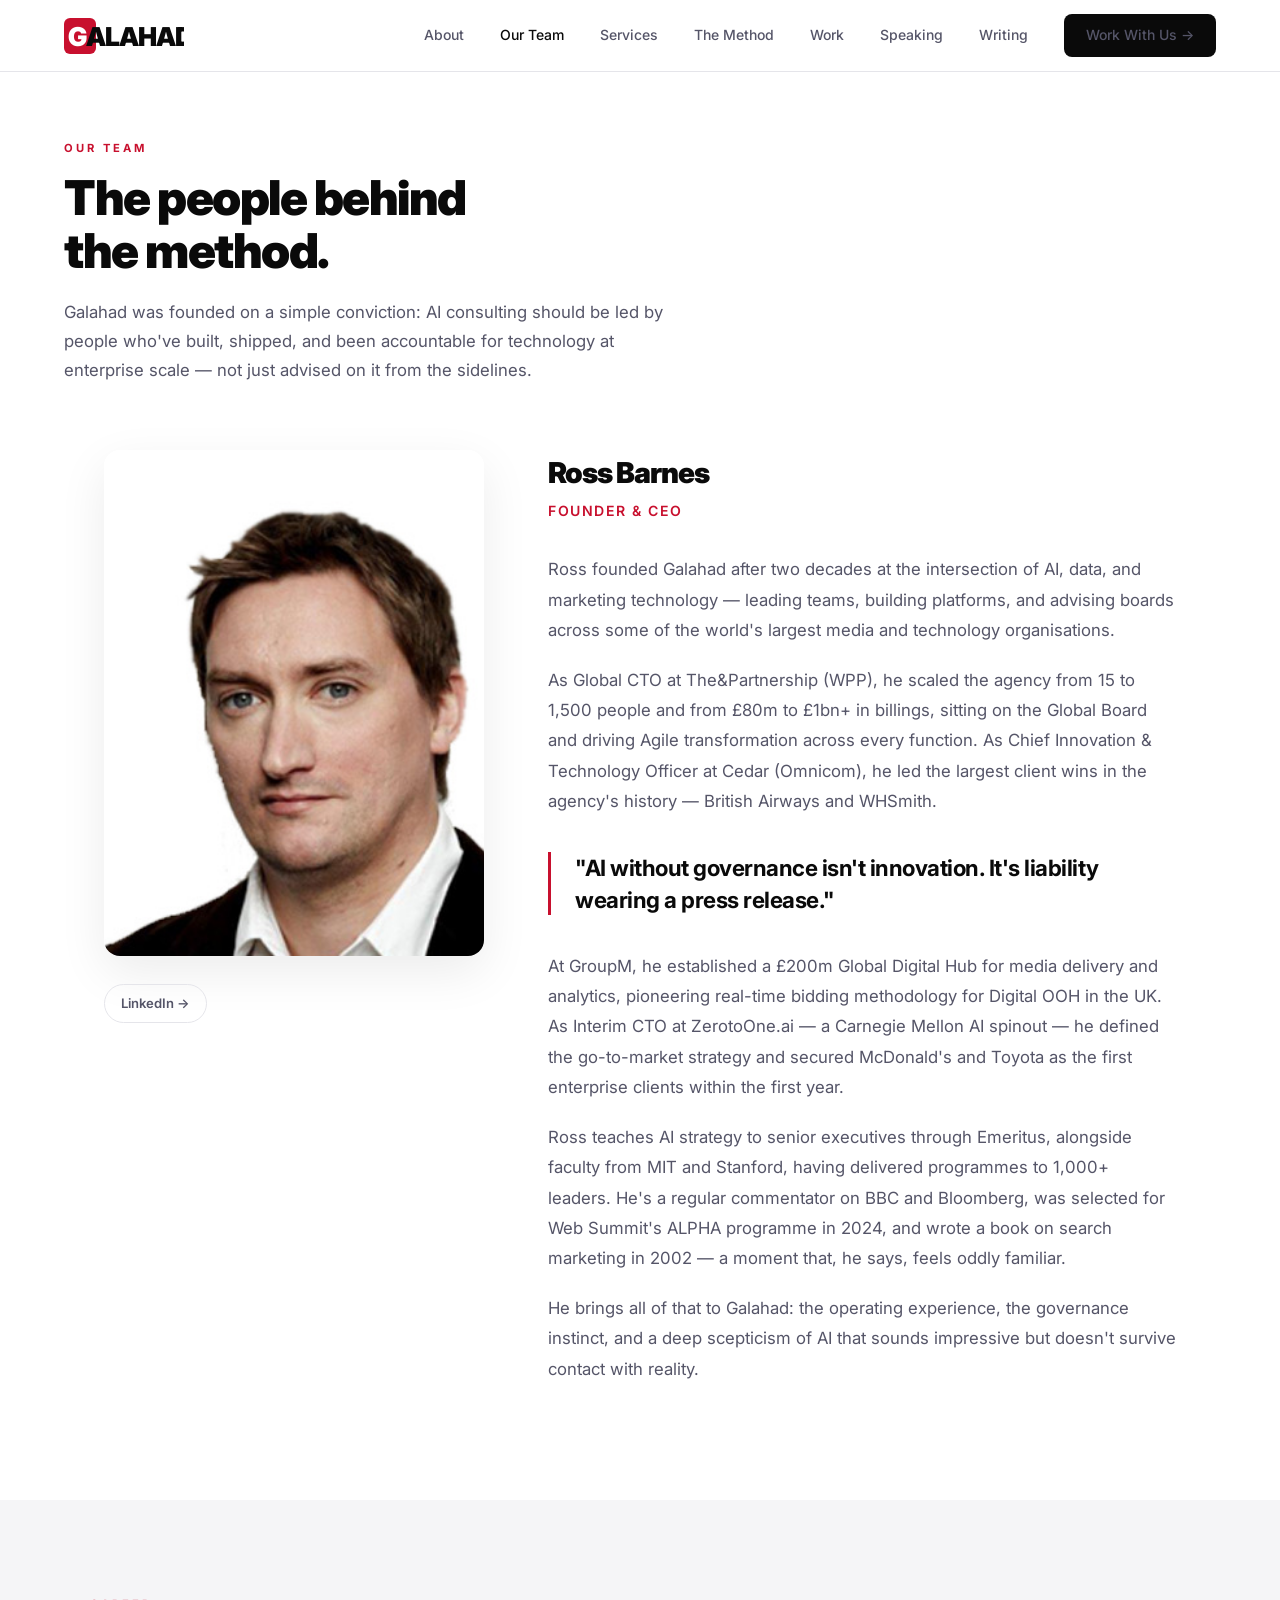
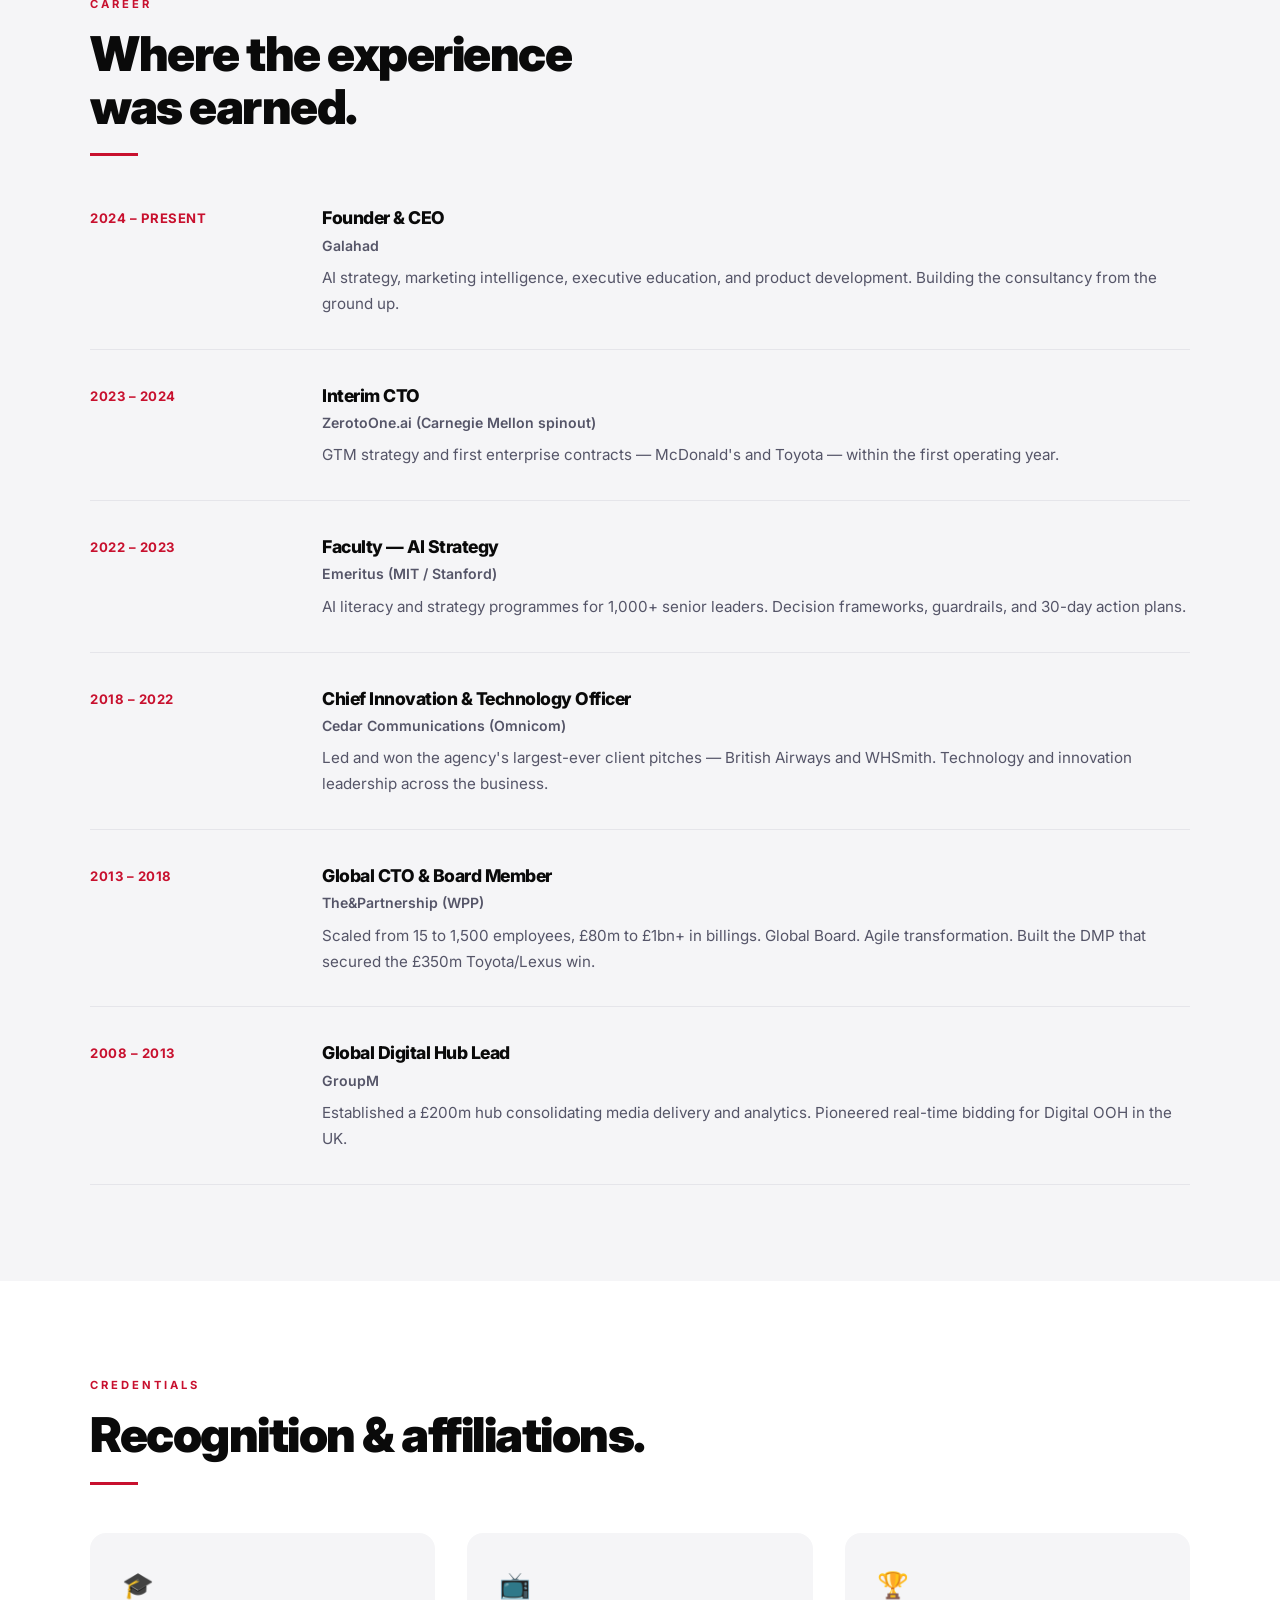
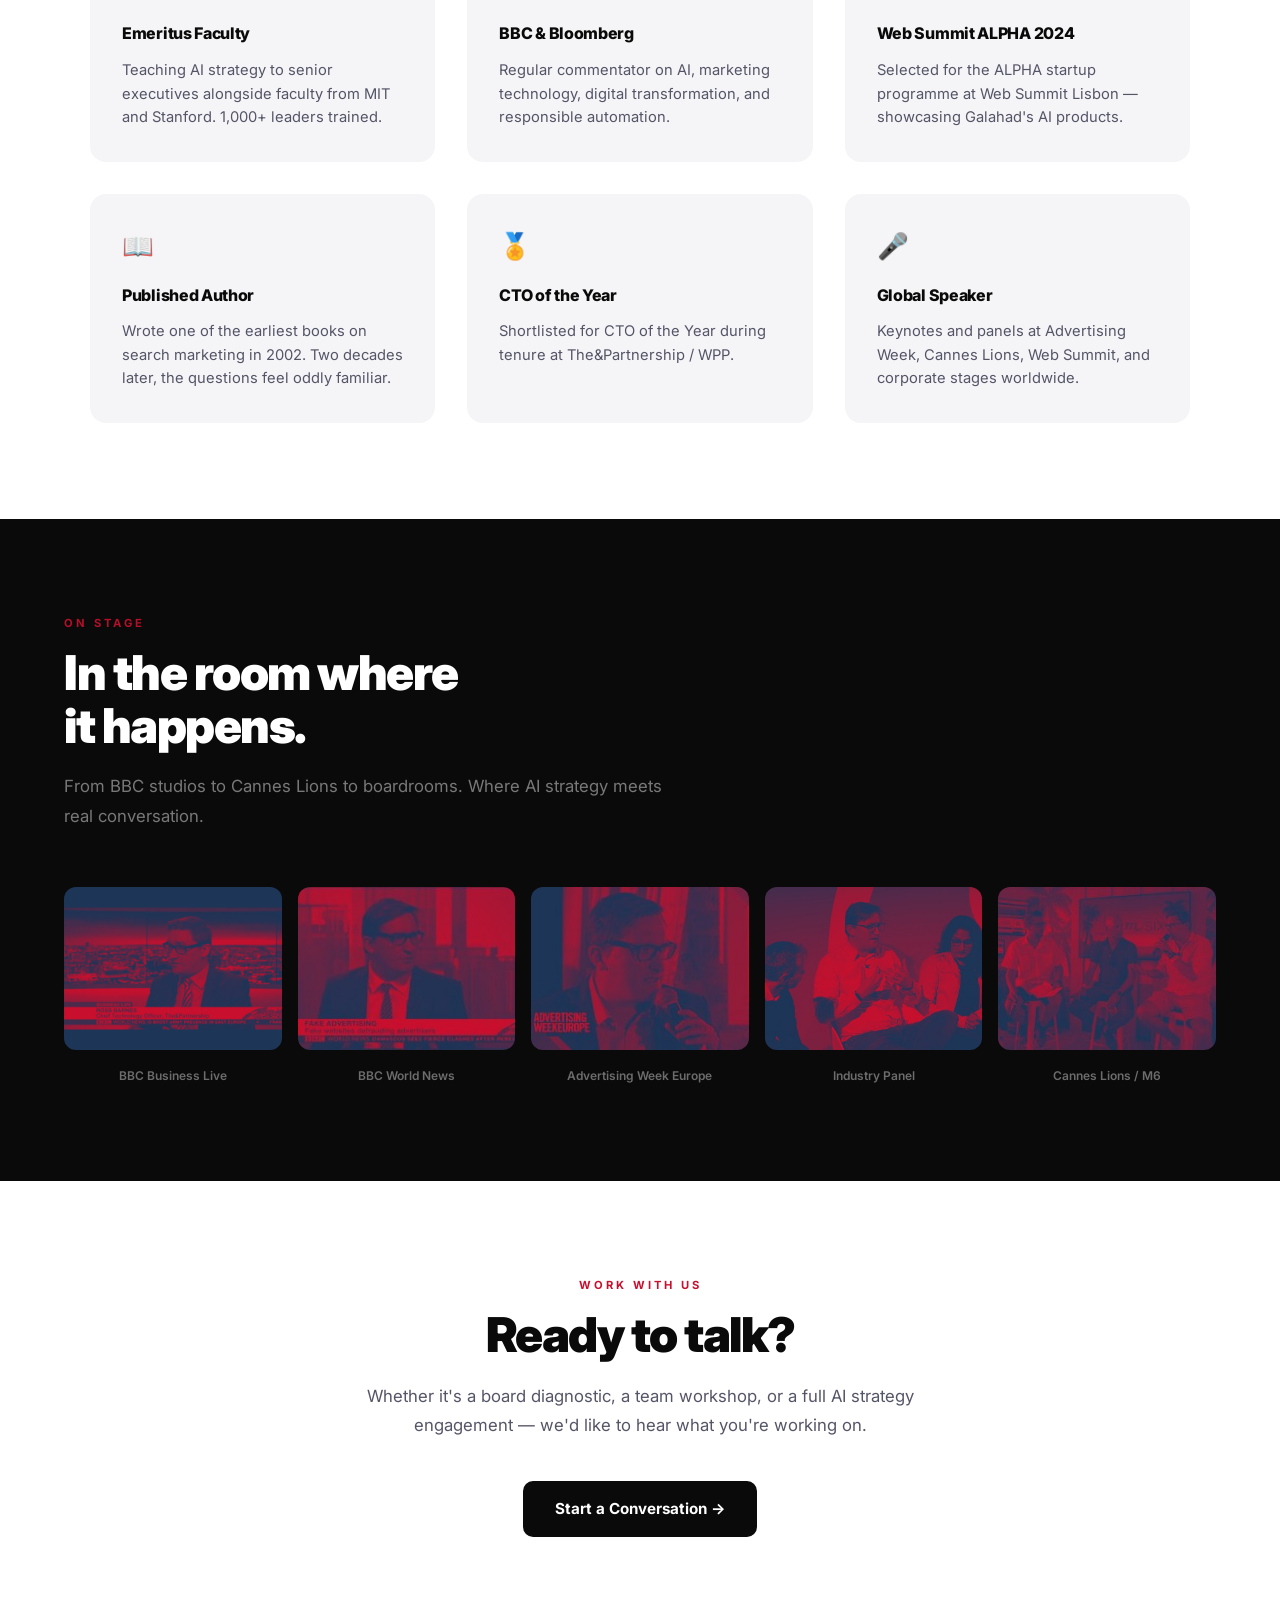
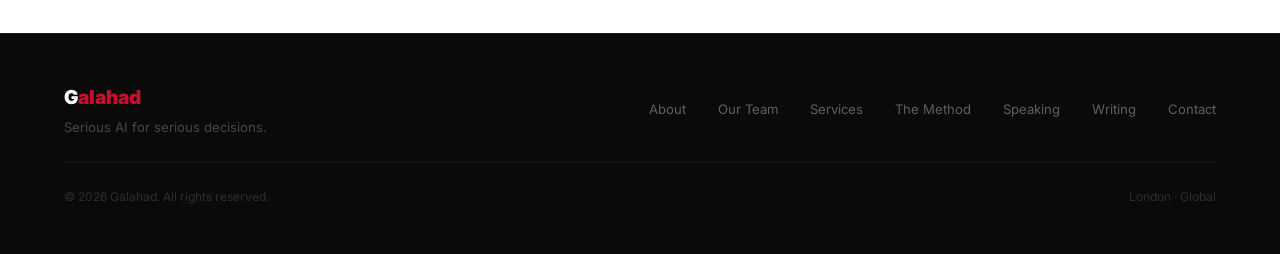
<file: about.html>
<!DOCTYPE html>
<html lang="en">
<head>
<meta charset="UTF-8">
<meta name="viewport" content="width=device-width, initial-scale=1.0">
<title>Our Team — Galahad</title>
<style>
  @import url('https://fonts.googleapis.com/css2?family=Inter:wght@300;400;500;600;700;800;900&display=swap');

  * { margin: 0; padding: 0; box-sizing: border-box; }

  :root {
    --ink:      #0a0a0a;
    --slate:    #1a1a2e;
    --mid:      #555568;
    --light:    #8888a0;
    --bg:       #fafafa;
    --white:    #ffffff;
    --red:      #c8102e;
    --red2:     #e63946;
    --border:   #e5e5ea;
    --card:     #ffffff;
    --consulting: #1d3557;
    --learning: #2a7d4f;
    --ai:       #c8102e;
    --labs:     #d4a843;
  }

  html { scroll-behavior: smooth; }
  body { font-family: 'Inter', sans-serif; background: #fff; color: var(--ink); line-height: 1.6; }

  /* ─── NAV ─── */
  nav {
    position: fixed; top: 0; width: 100%; z-index: 100;
    background: rgba(255,255,255,0.96);
    backdrop-filter: blur(20px);
    border-bottom: 1px solid var(--border);
    padding: 0 64px;
    display: flex; justify-content: space-between; align-items: center;
    height: 72px;
  }
  .logo { text-decoration: none; display: flex; align-items: center; }
  .logo em { color: var(--red); font-style: normal; }
  .nav-links { display: flex; gap: 36px; align-items: center; }
  .nav-links a {
    text-decoration: none; color: var(--mid); font-size: 0.875rem; font-weight: 500;
    transition: color 0.2s;
  }
  .nav-links a:hover { color: var(--ink); }
  .nav-cta {
    background: var(--ink); color: #fff;
    padding: 10px 22px; border-radius: 8px;
    font-size: 0.85rem; font-weight: 600; text-decoration: none;
    transition: background 0.2s;
  }
  .nav-cta:hover { background: var(--red); }

  /* ─── PAGE HEADER ─── */
  .page-header {
    padding: 140px 64px 64px;
    background: #fff;
  }
  .section-label {
    font-size: 0.7rem; letter-spacing: 3px; text-transform: uppercase;
    font-weight: 700; color: var(--red); margin-bottom: 14px;
  }
  .section-title {
    font-size: clamp(2rem, 4vw, 3rem); font-weight: 900;
    letter-spacing: -1.5px; line-height: 1.1; color: var(--ink);
    max-width: 700px; margin-bottom: 20px;
  }
  .section-intro {
    font-size: 1.05rem; color: var(--mid); max-width: 600px;
    line-height: 1.75; margin-bottom: 56px;
  }
  .divider { width: 48px; height: 3px; background: var(--red); margin: 20px 0 48px; }

  /* ─── FOUNDER SECTION ─── */
  .founder {
    padding: 0 64px 96px;
    max-width: 1200px; margin: 0 auto;
  }
  .founder-grid {
    display: grid; grid-template-columns: 380px 1fr;
    gap: 64px; align-items: start;
  }
  .founder-image-col { position: sticky; top: 100px; }
  .founder-portrait {
    width: 100%; border-radius: 16px;
    object-fit: cover; aspect-ratio: 3/4;
    box-shadow: 0 16px 48px rgba(0,0,0,0.08);
  }
  .founder-social {
    display: flex; gap: 12px; margin-top: 20px;
  }
  .founder-social a {
    display: inline-flex; align-items: center; gap: 6px;
    font-size: 0.82rem; font-weight: 600; color: var(--mid);
    text-decoration: none; padding: 8px 16px;
    border: 1.5px solid var(--border); border-radius: 100px;
    transition: all 0.2s;
  }
  .founder-social a:hover { color: var(--ink); border-color: var(--ink); }

  .founder-name {
    font-size: 1.8rem; font-weight: 900; letter-spacing: -1px;
    color: var(--ink); margin-bottom: 4px;
  }
  .founder-role {
    font-size: 0.88rem; font-weight: 600; color: var(--red);
    text-transform: uppercase; letter-spacing: 1.5px;
    margin-bottom: 32px;
  }
  .founder-bio p {
    font-size: 1.05rem; color: var(--mid); line-height: 1.8; margin-bottom: 20px;
  }
  .founder-bio .big-quote {
    font-size: 1.4rem; font-weight: 700; color: var(--ink);
    line-height: 1.4; letter-spacing: -0.5px;
    border-left: 3px solid var(--red); padding-left: 24px;
    margin: 36px 0;
  }

  /* ─── CAREER TIMELINE ─── */
  .career {
    padding: 96px 64px;
    background: #f5f5f7;
  }
  .career-inner { max-width: 1100px; margin: 0 auto; }
  .timeline {
    display: grid; gap: 0;
    margin-top: 48px;
  }
  .timeline-item {
    display: grid; grid-template-columns: 200px 1fr;
    gap: 32px; padding: 32px 0;
    border-bottom: 1px solid var(--border);
  }
  .timeline-item:first-child { padding-top: 0; }
  .timeline-period {
    font-size: 0.82rem; font-weight: 700; color: var(--red);
    text-transform: uppercase; letter-spacing: 0.5px;
    padding-top: 4px;
  }
  .timeline-role {
    font-size: 1.1rem; font-weight: 800; color: var(--ink);
    letter-spacing: -0.5px; margin-bottom: 2px;
  }
  .timeline-org {
    font-size: 0.88rem; font-weight: 600; color: var(--mid);
    margin-bottom: 8px;
  }
  .timeline-desc {
    font-size: 0.95rem; color: var(--mid); line-height: 1.7;
  }

  /* ─── CREDENTIALS ─── */
  .credentials {
    padding: 96px 64px;
    background: #fff;
  }
  .credentials-inner { max-width: 1100px; margin: 0 auto; }
  .cred-grid {
    display: grid; grid-template-columns: 1fr 1fr 1fr;
    gap: 32px; margin-top: 48px;
  }
  .cred-card {
    background: #f5f5f7; border-radius: 16px; padding: 32px;
  }
  .cred-card h4 {
    font-size: 1rem; font-weight: 800; color: var(--ink);
    margin-bottom: 12px; letter-spacing: -0.3px;
  }
  .cred-card p {
    font-size: 0.92rem; color: var(--mid); line-height: 1.6;
  }
  .cred-card .cred-icon {
    font-size: 1.6rem; margin-bottom: 16px;
  }

  /* ─── SPEAKING PHOTOS ─── */
  .about-speaking {
    padding: 96px 64px;
    background: var(--ink);
  }
  .about-speaking .section-label { color: rgba(200,16,46,0.9); }
  .about-speaking .section-title { color: #fff; }
  .about-speaking .section-intro { color: rgba(255,255,255,0.45); }
  .speaking-photos {
    display: grid;
    grid-template-columns: repeat(5, 1fr);
    gap: 16px; margin-top: 48px;
  }
  .speaking-photo img {
    width: 100%; aspect-ratio: 4/3; object-fit: cover;
    border-radius: 12px;
  }
  .speaking-photo .photo-caption {
    font-size: 0.75rem; font-weight: 600;
    color: rgba(255,255,255,0.4); margin-top: 8px;
    text-align: center;
  }

  /* ─── CTA ─── */
  .about-cta {
    padding: 96px 64px;
    text-align: center; background: #fff;
  }
  .about-cta .btn-primary {
    display: inline-block;
    background: var(--ink); color: #fff;
    padding: 16px 32px; border-radius: 10px;
    font-size: 0.95rem; font-weight: 700; text-decoration: none;
    transition: background 0.2s;
  }
  .about-cta .btn-primary:hover { background: var(--red); }

  /* ─── FOOTER ─── */
  footer {
    background: var(--ink); padding: 48px 64px;
    border-top: 1px solid rgba(255,255,255,0.06);
  }
  .footer-inner {
    display: flex; justify-content: space-between; align-items: center;
    margin-bottom: 24px;
  }
  .footer-logo {
    font-size: 1.2rem; font-weight: 900; color: #fff;
  }
  .footer-logo em { color: var(--red); font-style: normal; }
  .footer-tagline { font-size: 0.82rem; color: rgba(255,255,255,0.25); margin-top: 4px; }
  .footer-links { display: flex; gap: 32px; }
  .footer-links a {
    font-size: 0.82rem; color: rgba(255,255,255,0.35); text-decoration: none;
  }
  .footer-links a:hover { color: rgba(255,255,255,0.7); }
  .footer-copy {
    font-size: 0.75rem; color: rgba(255,255,255,0.15);
    display: flex; justify-content: space-between;
    border-top: 1px solid rgba(255,255,255,0.06); padding-top: 24px;
  }

  /* ─── RESPONSIVE ─── */
  @media (max-width: 900px) {
    nav, .page-header, .founder, .career, .credentials, .about-speaking, .about-cta, footer {
      padding-left: 32px; padding-right: 32px;
    }
    .nav-links { display: none; }
    .founder-grid { grid-template-columns: 1fr; gap: 40px; }
    .founder-image-col { position: static; max-width: 320px; }
    .timeline-item { grid-template-columns: 1fr; gap: 8px; }
    .cred-grid { grid-template-columns: 1fr; }
    .speaking-photos { grid-template-columns: repeat(3, 1fr); }
    .footer-inner { flex-direction: column; gap: 24px; text-align: center; }
    .footer-links { flex-wrap: wrap; justify-content: center; }
    .footer-copy { flex-direction: column; gap: 8px; text-align: center; }
  }
</style>
</head>
<body>

<!-- ─── NAV ─── -->
<nav>
  <a href="index.html" class="logo">
    <svg width="120" height="36" viewBox="0 0 120 36">
      <rect width="32" height="36" rx="6" fill="#c8102e"/>
      <text x="4" y="28" font-family="Inter, sans-serif" font-size="26" font-weight="900" fill="#ffffff" letter-spacing="-1">G</text>
      <text x="21.5" y="28" font-family="Inter, sans-serif" font-size="26" font-weight="900" fill="#0a0a0a" letter-spacing="-1">ALAHAD</text>
    </svg>
  </a>
  <div class="nav-links">
    <a href="index.html#about">About</a>
    <a href="about.html" style="color:var(--ink);">Our Team</a>
    <a href="index.html#brands">Services</a>
    <a href="index.html#method">The Method</a>
    <a href="index.html#work">Work</a>
    <a href="index.html#speaking">Speaking</a>
    <a href="index.html#writing">Writing</a>
    <a href="index.html#contact" class="nav-cta">Work With Us →</a>
  </div>
</nav>

<!-- ─── PAGE HEADER ─── -->
<div class="page-header">
  <div class="section-label">Our Team</div>
  <h2 class="section-title">The people behind<br>the method.</h2>
  <p class="section-intro" style="margin-bottom:0;">
    Galahad was founded on a simple conviction: AI consulting should be led by people
    who've built, shipped, and been accountable for technology at enterprise scale — not
    just advised on it from the sidelines.
  </p>
</div>

<!-- ─── FOUNDER ─── -->
<section class="founder">
  <div class="founder-grid">
    <div class="founder-image-col">
      <img src="images/ross-headshot.jpg" alt="Ross Barnes — Founder & CEO, Galahad" class="founder-portrait">
      <div class="founder-social">
        <a href="https://www.linkedin.com/in/rossbarnes1/" target="_blank">LinkedIn →</a>
      </div>
    </div>
    <div>
      <div class="founder-name">Ross Barnes</div>
      <div class="founder-role">Founder & CEO</div>
      <div class="founder-bio">
        <p>
          Ross founded Galahad after two decades at the intersection of AI, data, and marketing
          technology — leading teams, building platforms, and advising boards across some of the
          world's largest media and technology organisations.
        </p>
        <p>
          As Global CTO at The&Partnership (WPP), he scaled the agency from 15 to 1,500 people
          and from £80m to £1bn+ in billings, sitting on the Global Board and driving Agile
          transformation across every function. As Chief Innovation & Technology Officer at
          Cedar (Omnicom), he led the largest client wins in the agency's history — British Airways
          and WHSmith.
        </p>

        <div class="big-quote">
          "AI without governance isn't innovation. It's liability wearing a press release."
        </div>

        <p>
          At GroupM, he established a £200m Global Digital Hub for media delivery and analytics,
          pioneering real-time bidding methodology for Digital OOH in the UK. As Interim CTO at
          ZerotoOne.ai — a Carnegie Mellon AI spinout — he defined the go-to-market strategy and
          secured McDonald's and Toyota as the first enterprise clients within the first year.
        </p>
        <p>
          Ross teaches AI strategy to senior executives through Emeritus, alongside faculty from
          MIT and Stanford, having delivered programmes to 1,000+ leaders. He's a regular
          commentator on BBC and Bloomberg, was selected for Web Summit's ALPHA programme in 2024,
          and wrote a book on search marketing in 2002 — a moment that, he says, feels oddly
          familiar.
        </p>
        <p>
          He brings all of that to Galahad: the operating experience, the governance instinct,
          and a deep scepticism of AI that sounds impressive but doesn't survive contact with
          reality.
        </p>
      </div>
    </div>
  </div>
</section>

<!-- ─── CAREER TIMELINE ─── -->
<section class="career">
  <div class="career-inner">
    <div class="section-label">Career</div>
    <h2 class="section-title">Where the experience<br>was earned.</h2>
    <div class="divider"></div>
    <div class="timeline">
      <div class="timeline-item">
        <div class="timeline-period">2024 – Present</div>
        <div>
          <div class="timeline-role">Founder & CEO</div>
          <div class="timeline-org">Galahad</div>
          <div class="timeline-desc">AI strategy, marketing intelligence, executive education, and product development. Building the consultancy from the ground up.</div>
        </div>
      </div>
      <div class="timeline-item">
        <div class="timeline-period">2023 – 2024</div>
        <div>
          <div class="timeline-role">Interim CTO</div>
          <div class="timeline-org">ZerotoOne.ai (Carnegie Mellon spinout)</div>
          <div class="timeline-desc">GTM strategy and first enterprise contracts — McDonald's and Toyota — within the first operating year.</div>
        </div>
      </div>
      <div class="timeline-item">
        <div class="timeline-period">2022 – 2023</div>
        <div>
          <div class="timeline-role">Faculty — AI Strategy</div>
          <div class="timeline-org">Emeritus (MIT / Stanford)</div>
          <div class="timeline-desc">AI literacy and strategy programmes for 1,000+ senior leaders. Decision frameworks, guardrails, and 30-day action plans.</div>
        </div>
      </div>
      <div class="timeline-item">
        <div class="timeline-period">2018 – 2022</div>
        <div>
          <div class="timeline-role">Chief Innovation & Technology Officer</div>
          <div class="timeline-org">Cedar Communications (Omnicom)</div>
          <div class="timeline-desc">Led and won the agency's largest-ever client pitches — British Airways and WHSmith. Technology and innovation leadership across the business.</div>
        </div>
      </div>
      <div class="timeline-item">
        <div class="timeline-period">2013 – 2018</div>
        <div>
          <div class="timeline-role">Global CTO & Board Member</div>
          <div class="timeline-org">The&Partnership (WPP)</div>
          <div class="timeline-desc">Scaled from 15 to 1,500 employees, £80m to £1bn+ in billings. Global Board. Agile transformation. Built the DMP that secured the £350m Toyota/Lexus win.</div>
        </div>
      </div>
      <div class="timeline-item">
        <div class="timeline-period">2008 – 2013</div>
        <div>
          <div class="timeline-role">Global Digital Hub Lead</div>
          <div class="timeline-org">GroupM</div>
          <div class="timeline-desc">Established a £200m hub consolidating media delivery and analytics. Pioneered real-time bidding for Digital OOH in the UK.</div>
        </div>
      </div>
    </div>
  </div>
</section>

<!-- ─── CREDENTIALS ─── -->
<section class="credentials">
  <div class="credentials-inner">
    <div class="section-label">Credentials</div>
    <h2 class="section-title">Recognition & affiliations.</h2>
    <div class="divider"></div>
    <div class="cred-grid">
      <div class="cred-card">
        <div class="cred-icon">🎓</div>
        <h4>Emeritus Faculty</h4>
        <p>Teaching AI strategy to senior executives alongside faculty from MIT and Stanford. 1,000+ leaders trained.</p>
      </div>
      <div class="cred-card">
        <div class="cred-icon">📺</div>
        <h4>BBC & Bloomberg</h4>
        <p>Regular commentator on AI, marketing technology, digital transformation, and responsible automation.</p>
      </div>
      <div class="cred-card">
        <div class="cred-icon">🏆</div>
        <h4>Web Summit ALPHA 2024</h4>
        <p>Selected for the ALPHA startup programme at Web Summit Lisbon — showcasing Galahad's AI products.</p>
      </div>
      <div class="cred-card">
        <div class="cred-icon">📖</div>
        <h4>Published Author</h4>
        <p>Wrote one of the earliest books on search marketing in 2002. Two decades later, the questions feel oddly familiar.</p>
      </div>
      <div class="cred-card">
        <div class="cred-icon">🏅</div>
        <h4>CTO of the Year</h4>
        <p>Shortlisted for CTO of the Year during tenure at The&Partnership / WPP.</p>
      </div>
      <div class="cred-card">
        <div class="cred-icon">🎤</div>
        <h4>Global Speaker</h4>
        <p>Keynotes and panels at Advertising Week, Cannes Lions, Web Summit, and corporate stages worldwide.</p>
      </div>
    </div>
  </div>
</section>

<!-- ─── SPEAKING PHOTOS ─── -->
<section class="about-speaking">
  <div class="section-label">On Stage</div>
  <h2 class="section-title">In the room where<br>it happens.</h2>
  <p class="section-intro">
    From BBC studios to Cannes Lions to boardrooms. Where AI strategy meets real conversation.
  </p>
  <div class="speaking-photos">
    <div class="speaking-photo">
      <img src="images/ross-bbc-world-news.jpg" alt="BBC Business Live">
      <div class="photo-caption">BBC Business Live</div>
    </div>
    <div class="speaking-photo">
      <img src="images/ross-bbc-fake-advertising.jpg" alt="BBC World News">
      <div class="photo-caption">BBC World News</div>
    </div>
    <div class="speaking-photo">
      <img src="images/ross-adweek-europe.jpg" alt="Advertising Week Europe">
      <div class="photo-caption">Advertising Week Europe</div>
    </div>
    <div class="speaking-photo">
      <img src="images/ross-panel-discussion.jpg" alt="Panel Discussion">
      <div class="photo-caption">Industry Panel</div>
    </div>
    <div class="speaking-photo">
      <img src="images/ross-m6-cannes.jpg" alt="Cannes Lions">
      <div class="photo-caption">Cannes Lions / M6</div>
    </div>
  </div>
</section>

<!-- ─── CTA ─── -->
<section class="about-cta">
  <div class="section-label">Work With Us</div>
  <h2 class="section-title" style="margin:0 auto 20px;">Ready to talk?</h2>
  <p class="section-intro" style="margin:0 auto 40px; text-align:center;">
    Whether it's a board diagnostic, a team workshop, or a full AI strategy engagement —
    we'd like to hear what you're working on.
  </p>
  <a href="index.html#contact" class="btn-primary">Start a Conversation →</a>
</section>

<!-- ─── FOOTER ─── -->
<footer>
  <div class="footer-inner">
    <div>
      <div class="footer-logo">G<em>alahad</em></div>
      <div class="footer-tagline">Serious AI for serious decisions.</div>
    </div>
    <div class="footer-links">
      <a href="index.html#about">About</a>
      <a href="about.html">Our Team</a>
      <a href="index.html#brands">Services</a>
      <a href="index.html#method">The Method</a>
      <a href="index.html#speaking">Speaking</a>
      <a href="index.html#writing">Writing</a>
      <a href="index.html#contact">Contact</a>
    </div>
  </div>
  <div class="footer-copy">
    <span>© 2026 Galahad. All rights reserved.</span>
    <span>London · Global</span>
  </div>
</footer>

</body>
</html>
</file>
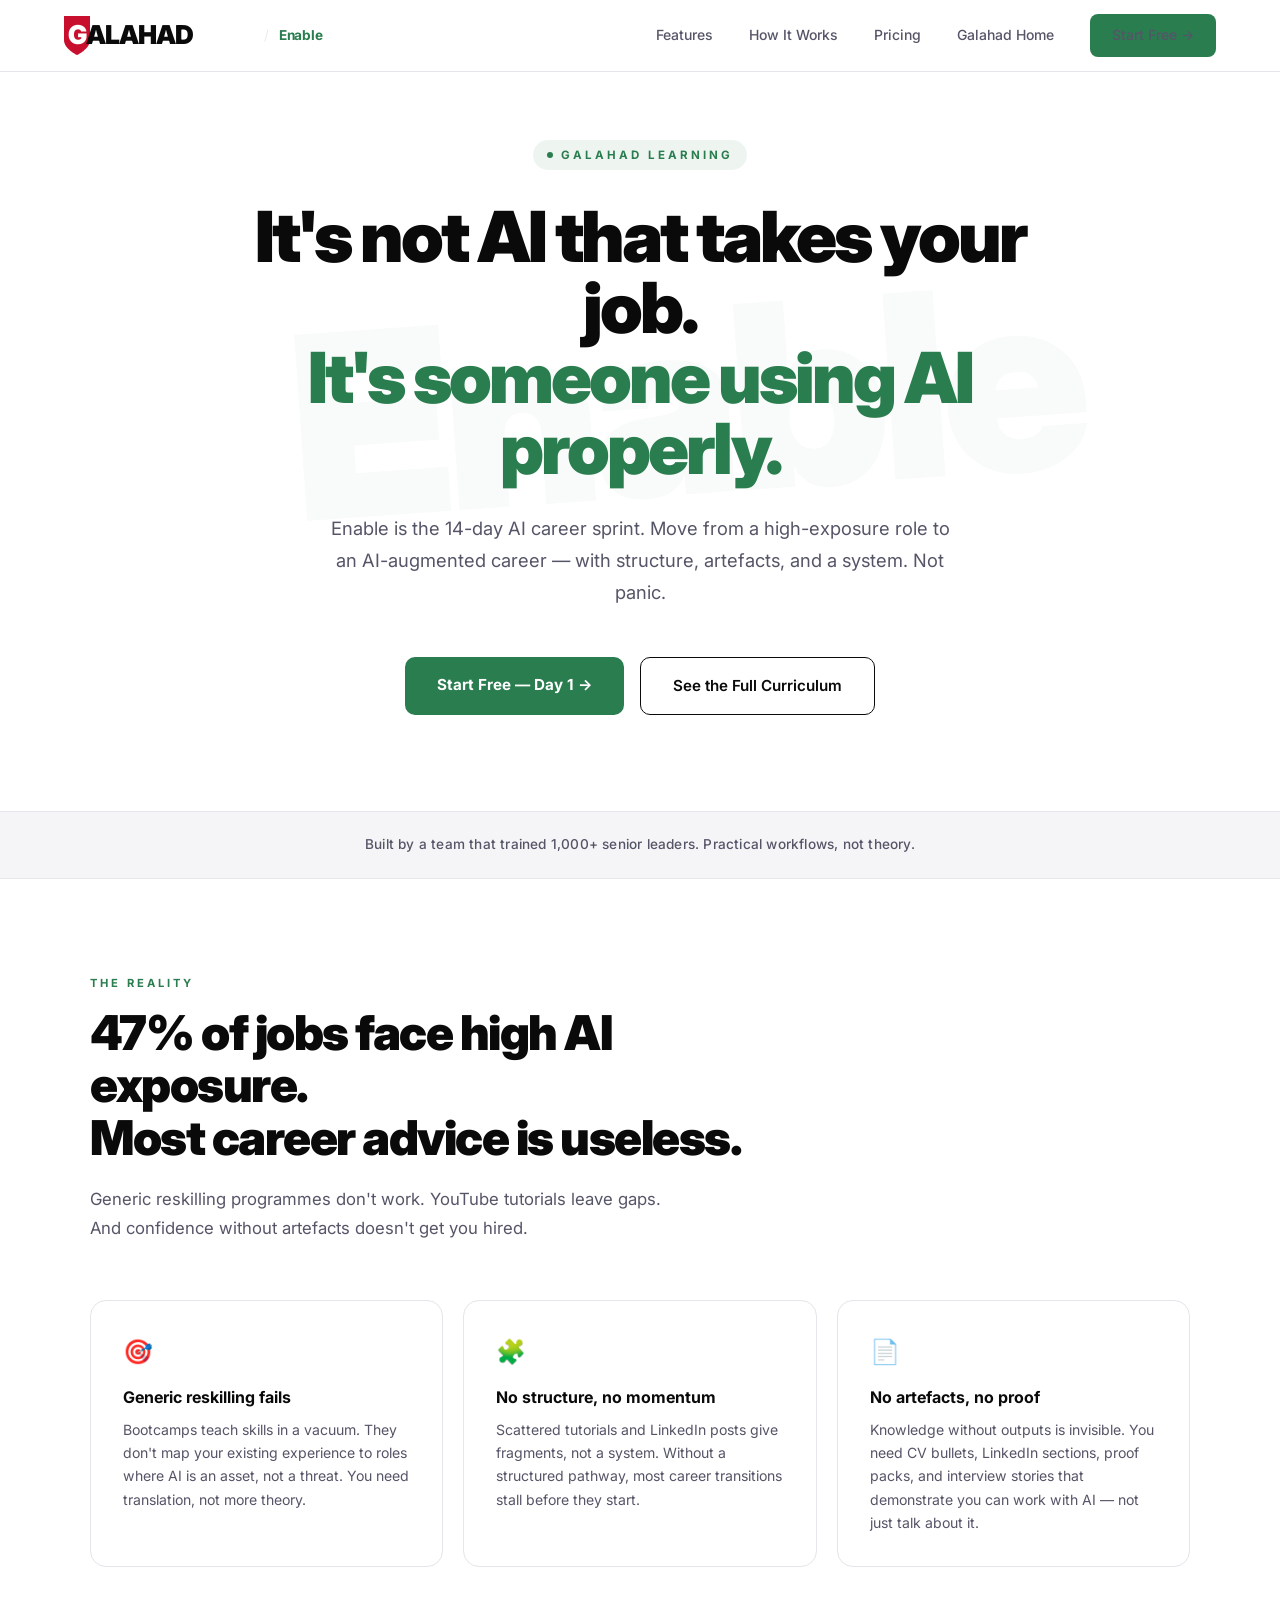
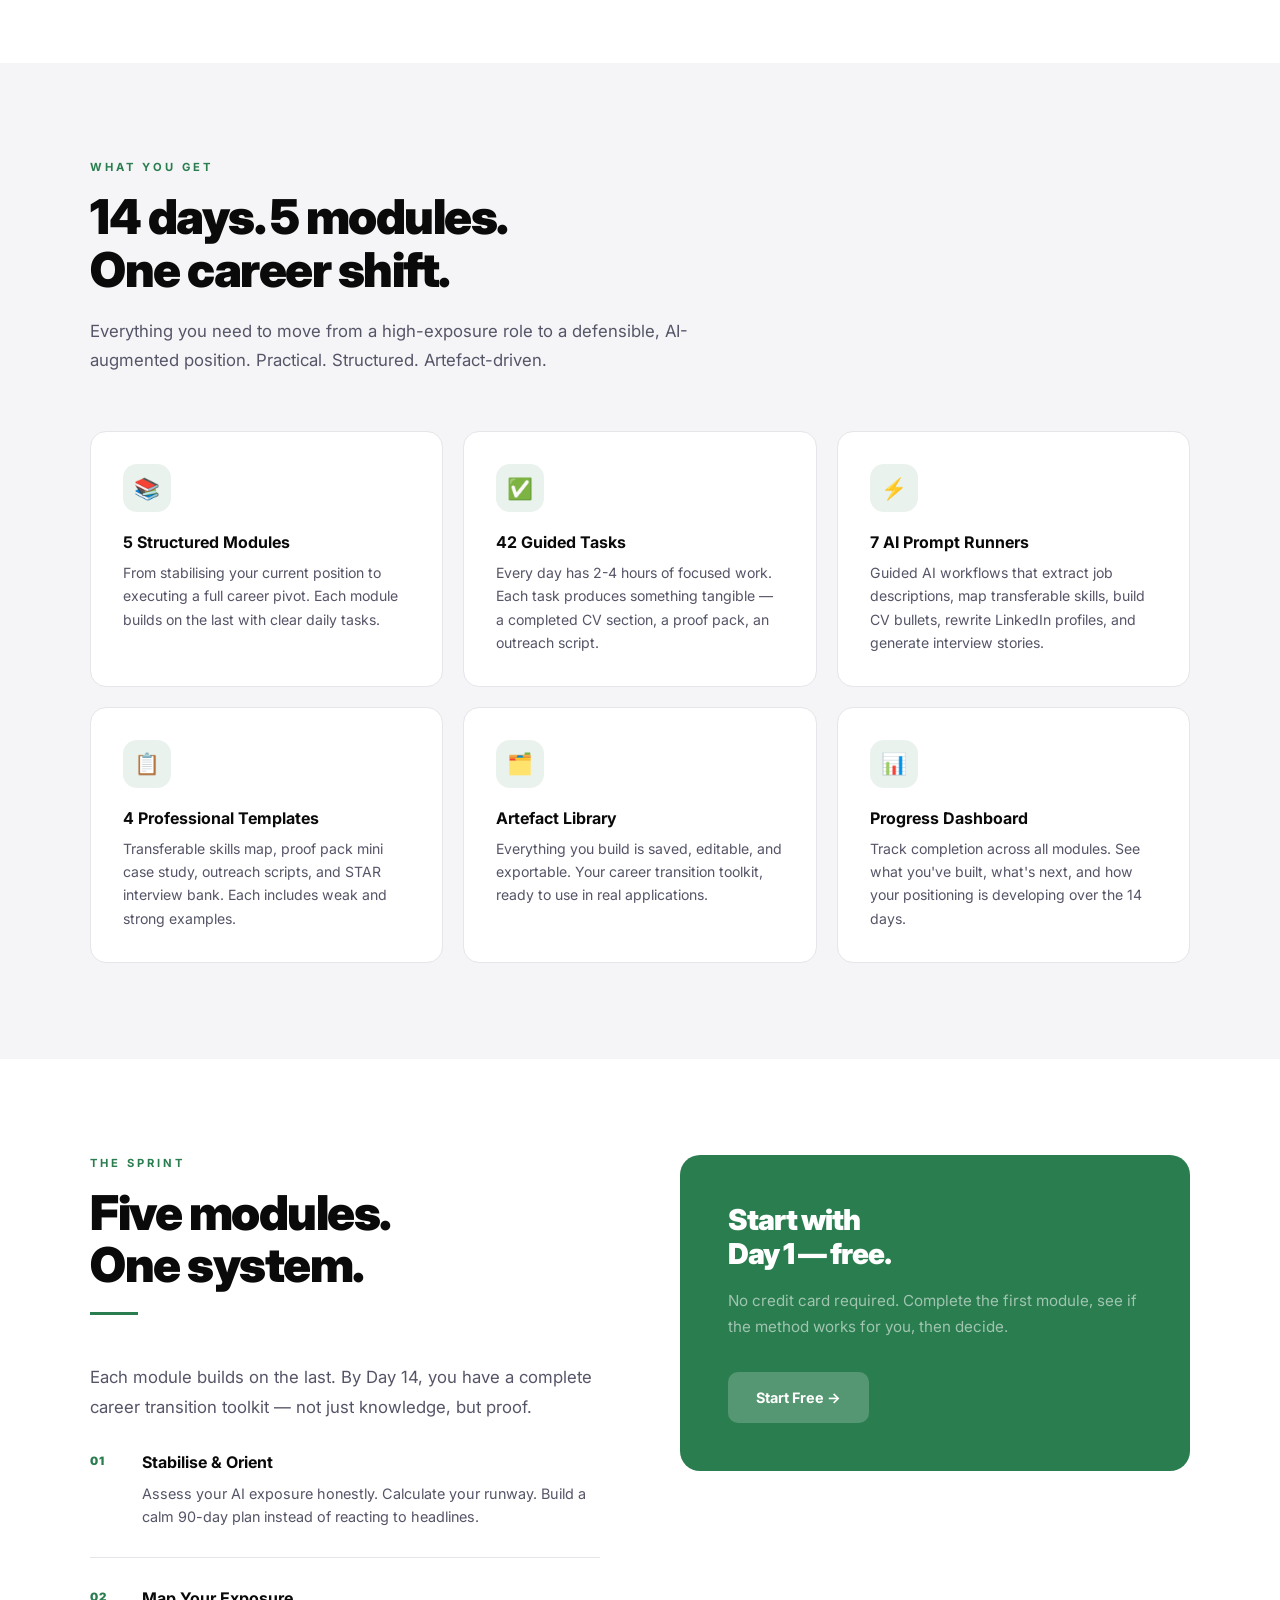
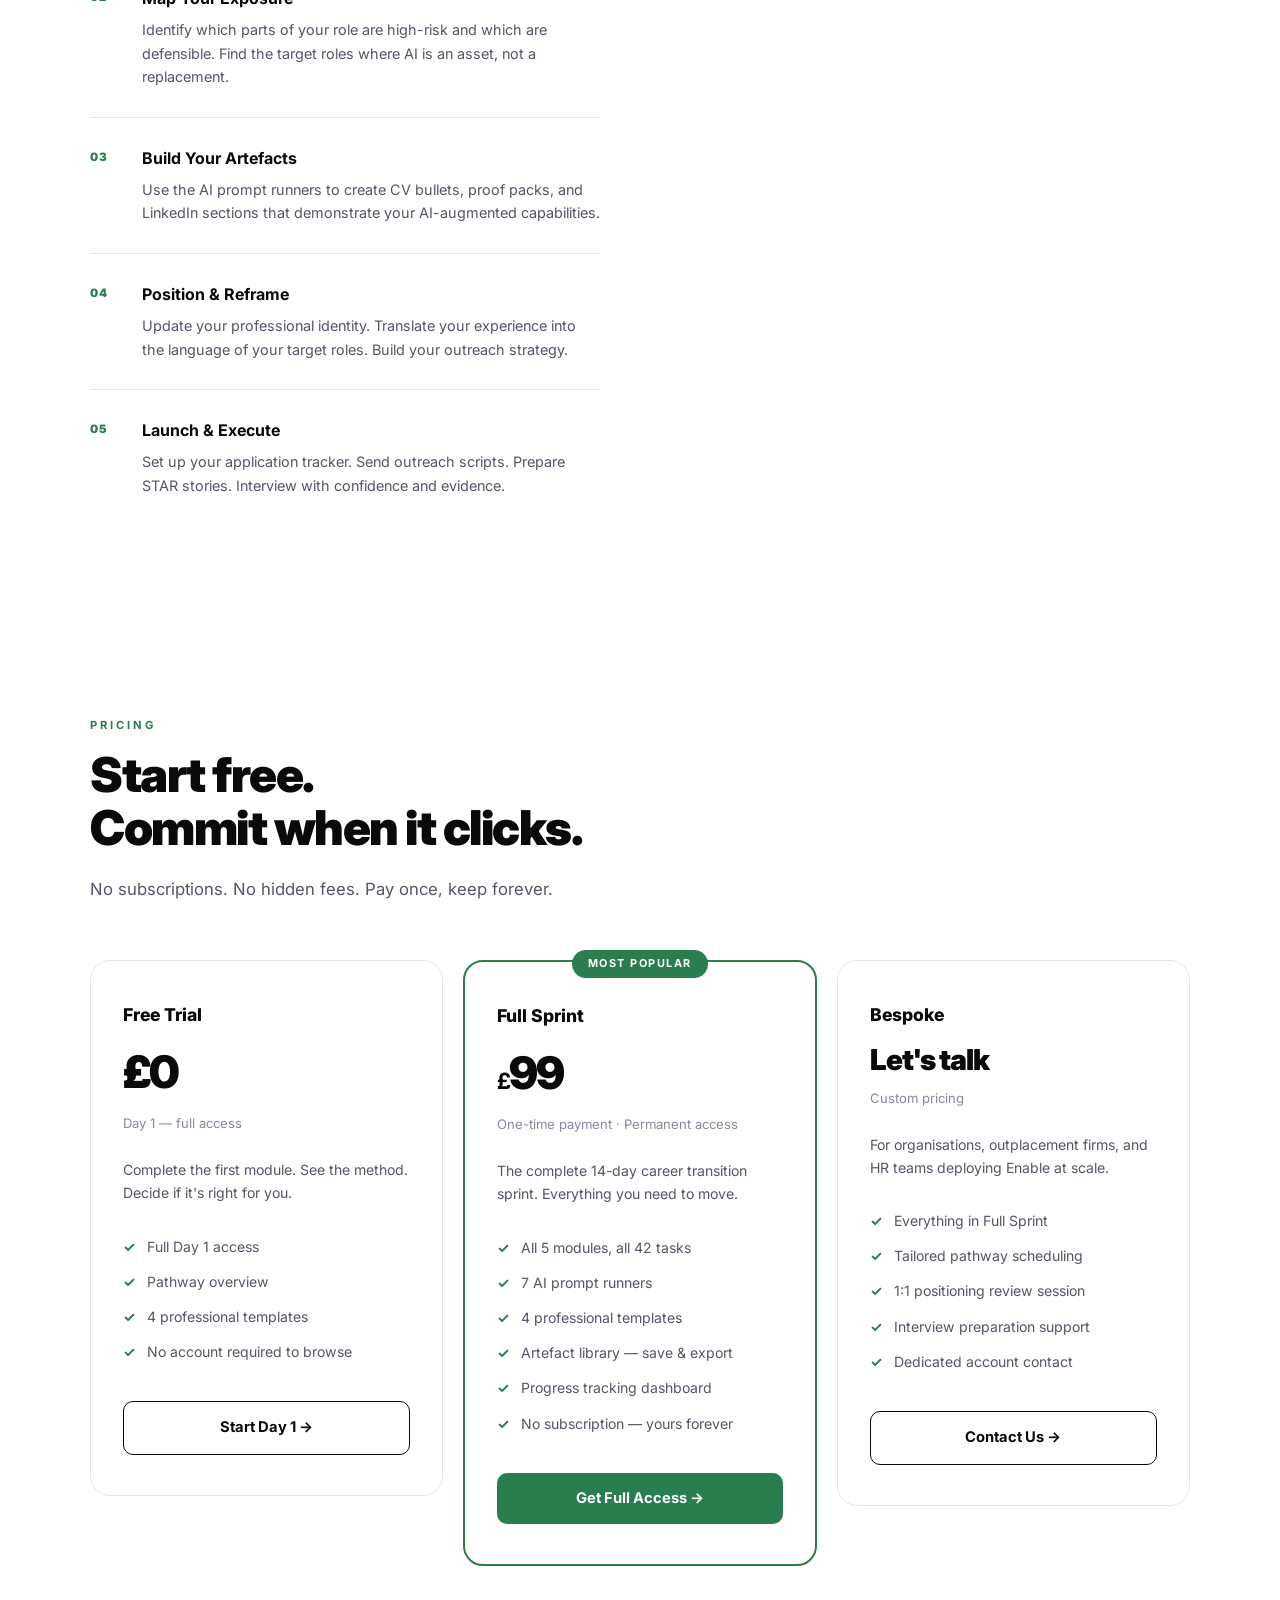
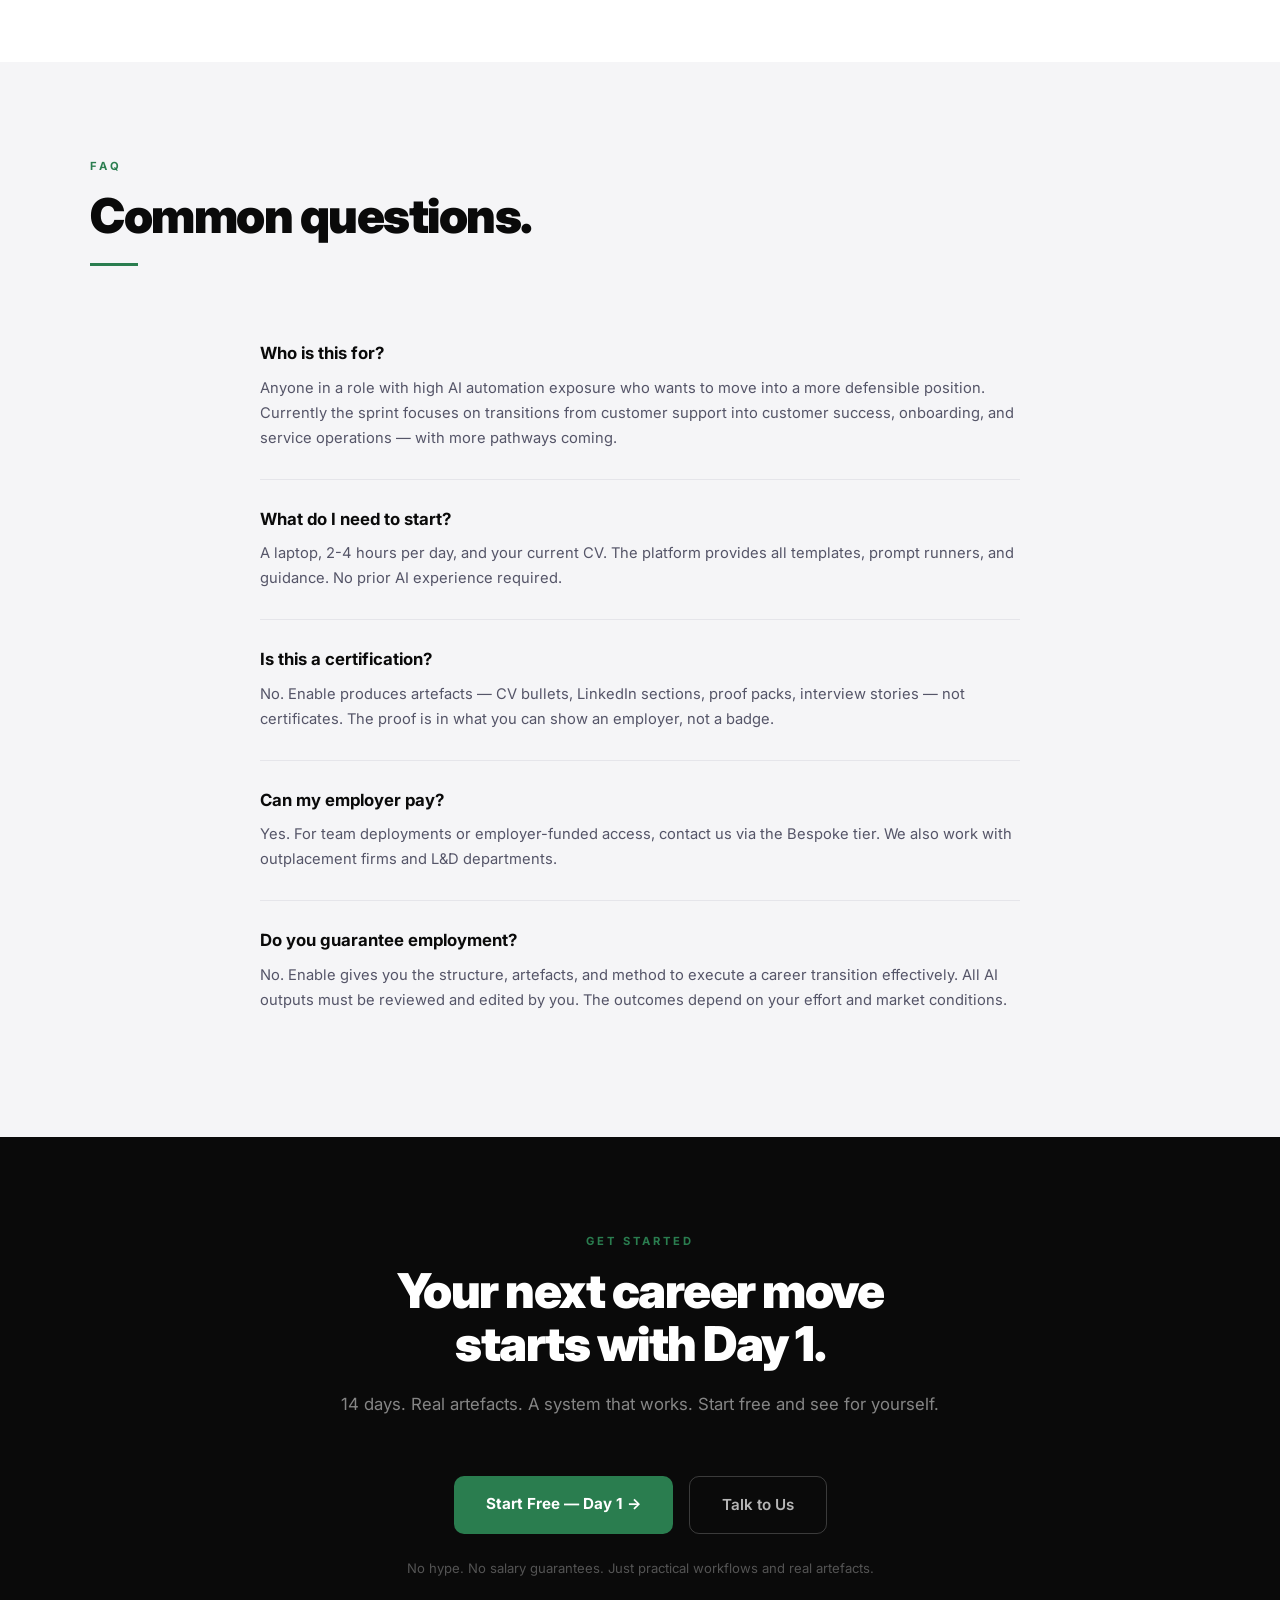
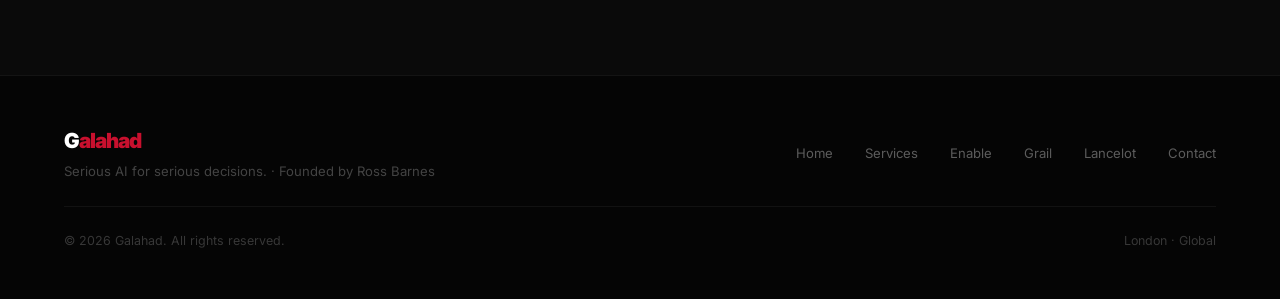
<file: enable.html>
<!DOCTYPE html>
<html lang="en">
<head>
<meta charset="UTF-8">
<meta name="viewport" content="width=device-width, initial-scale=1.0">
<title>Enable — Galahad Learning | AI Career Transition Sprint</title>
<meta name="description" content="Enable is the 14-day AI career sprint. Move from a high-exposure role to an AI-augmented career — with structure, artefacts, and a system. Five modules, 42 tasks.">
<link rel="canonical" href="https://galahad.ai/enable.html">
<meta property="og:title" content="Enable — 14-Day AI Career Transition Sprint">
<meta property="og:description" content="Move from a high-exposure role to an AI-augmented career. Five modules, 42 tasks, real artefacts. Start free.">
<meta property="og:type" content="website">
<meta property="og:url" content="https://galahad.ai/enable.html">
<meta property="og:image" content="https://galahad.ai/images/ross-headshot.jpg">
<meta name="twitter:card" content="summary_large_image">
<meta name="twitter:title" content="Enable — 14-Day AI Career Transition Sprint">
<meta name="twitter:description" content="Move from a high-exposure role to an AI-augmented career. Five modules, 42 tasks, real artefacts.">
<link rel="stylesheet" href="css/galahad.css">
<link rel="stylesheet" href="css/product.css">
</head>
<body class="theme-green">

<!-- ─── NAV ─── -->
<nav>
  <div style="display:flex;align-items:center;">
    <a href="index.html" class="logo">
      <svg width="210" height="40" viewBox="0 0 210 40" fill="none" xmlns="http://www.w3.org/2000/svg">
        <path d="M0,0 L26,0 L26,24 C26,33 13,39 13,39 C13,39 0,33 0,24 Z" fill="#c8102e"/>
        <text x="4" y="28" font-family="Inter, sans-serif" font-size="26" font-weight="900" fill="#ffffff" letter-spacing="-1">G</text>
        <text x="21.5" y="28" font-family="Inter, sans-serif" font-size="26" font-weight="900" fill="#0a0a0a" letter-spacing="-1">ALAHAD</text>
      </svg>
    </a>
    <div class="nav-breadcrumb">
      <span class="nav-sep">/</span>
      <span class="nav-product" style="color: var(--learning)">Enable</span>
    </div>
  </div>
  <div class="nav-links">
    <a href="#features">Features</a>
    <a href="#how-it-works">How It Works</a>
    <a href="#pricing">Pricing</a>
    <a href="index.html">Galahad Home</a>
    <a href="#cta" class="nav-cta" style="background:var(--learning)">Start Free →</a>
  </div>
  <button class="nav-hamburger" aria-label="Open menu" onclick="document.querySelector('.nav-links').classList.toggle('nav-open')">
    <span></span><span></span><span></span>
  </button>
</nav>

<!-- ─── HERO ─── -->
<section class="product-hero">
  <div class="product-hero-inner">
    <div class="product-eyebrow"><span></span>Galahad Learning</div>
    <h1>It's not AI that takes your job.<br><span class="accent-green">It's someone using AI properly.</span></h1>
    <p class="sub">Enable is the 14-day AI career sprint. Move from a high-exposure role to an AI-augmented career — with structure, artefacts, and a system. Not panic.</p>
    <div class="hero-actions">
      <a href="#pricing" class="btn-primary" style="background:var(--learning)">Start Free — Day 1 →</a>
      <a href="#features" class="btn-secondary">See the Full Curriculum</a>
    </div>
  </div>
  <div class="hero-bg-word">Enable</div>
</section>

<!-- ─── PROOF BAR ─── -->
<div class="proof-bar">
  Built by a team that trained 1,000+ senior leaders. Practical workflows, not theory.
</div>

<!-- ─── PROBLEM ─── -->
<section class="problem" id="problem">
  <div style="max-width:1100px;margin:0 auto;">
    <div class="section-label">The Reality</div>
    <h2 class="section-title">47% of jobs face high AI exposure.<br>Most career advice is useless.</h2>
    <p class="section-intro">Generic reskilling programmes don't work. YouTube tutorials leave gaps. And confidence without artefacts doesn't get you hired.</p>
    <div class="problem-grid">
      <div class="problem-card">
        <div class="problem-icon">🎯</div>
        <h4>Generic reskilling fails</h4>
        <p>Bootcamps teach skills in a vacuum. They don't map your existing experience to roles where AI is an asset, not a threat. You need translation, not more theory.</p>
      </div>
      <div class="problem-card">
        <div class="problem-icon">🧩</div>
        <h4>No structure, no momentum</h4>
        <p>Scattered tutorials and LinkedIn posts give fragments, not a system. Without a structured pathway, most career transitions stall before they start.</p>
      </div>
      <div class="problem-card">
        <div class="problem-icon">📄</div>
        <h4>No artefacts, no proof</h4>
        <p>Knowledge without outputs is invisible. You need CV bullets, LinkedIn sections, proof packs, and interview stories that demonstrate you can work with AI — not just talk about it.</p>
      </div>
    </div>
  </div>
</section>

<!-- ─── FEATURES ─── -->
<section class="features" id="features">
  <div style="max-width:1100px;margin:0 auto;">
    <div class="section-label">What You Get</div>
    <h2 class="section-title">14 days. 5 modules.<br>One career shift.</h2>
    <p class="section-intro">Everything you need to move from a high-exposure role to a defensible, AI-augmented position. Practical. Structured. Artefact-driven.</p>
    <div class="feature-grid">
      <div class="feature-card">
        <div class="feature-icon">📚</div>
        <h4>5 Structured Modules</h4>
        <p>From stabilising your current position to executing a full career pivot. Each module builds on the last with clear daily tasks.</p>
      </div>
      <div class="feature-card">
        <div class="feature-icon">✅</div>
        <h4>42 Guided Tasks</h4>
        <p>Every day has 2-4 hours of focused work. Each task produces something tangible — a completed CV section, a proof pack, an outreach script.</p>
      </div>
      <div class="feature-card">
        <div class="feature-icon">⚡</div>
        <h4>7 AI Prompt Runners</h4>
        <p>Guided AI workflows that extract job descriptions, map transferable skills, build CV bullets, rewrite LinkedIn profiles, and generate interview stories.</p>
      </div>
      <div class="feature-card">
        <div class="feature-icon">📋</div>
        <h4>4 Professional Templates</h4>
        <p>Transferable skills map, proof pack mini case study, outreach scripts, and STAR interview bank. Each includes weak and strong examples.</p>
      </div>
      <div class="feature-card">
        <div class="feature-icon">🗂️</div>
        <h4>Artefact Library</h4>
        <p>Everything you build is saved, editable, and exportable. Your career transition toolkit, ready to use in real applications.</p>
      </div>
      <div class="feature-card">
        <div class="feature-icon">📊</div>
        <h4>Progress Dashboard</h4>
        <p>Track completion across all modules. See what you've built, what's next, and how your positioning is developing over the 14 days.</p>
      </div>
    </div>
  </div>
</section>

<!-- ─── HOW IT WORKS ─── -->
<section class="pipeline" id="how-it-works">
  <div class="pipeline-grid">
    <div>
      <div class="section-label">The Sprint</div>
      <h2 class="section-title">Five modules.<br>One system.</h2>
      <div class="divider"></div>
      <p class="section-intro" style="margin-bottom:0;">Each module builds on the last. By Day 14, you have a complete career transition toolkit — not just knowledge, but proof.</p>

      <div class="pipeline-steps">
        <div class="pipeline-step">
          <div class="step-num">01</div>
          <div class="step-content">
            <h4>Stabilise & Orient</h4>
            <p>Assess your AI exposure honestly. Calculate your runway. Build a calm 90-day plan instead of reacting to headlines.</p>
          </div>
        </div>
        <div class="pipeline-step">
          <div class="step-num">02</div>
          <div class="step-content">
            <h4>Map Your Exposure</h4>
            <p>Identify which parts of your role are high-risk and which are defensible. Find the target roles where AI is an asset, not a replacement.</p>
          </div>
        </div>
        <div class="pipeline-step">
          <div class="step-num">03</div>
          <div class="step-content">
            <h4>Build Your Artefacts</h4>
            <p>Use the AI prompt runners to create CV bullets, proof packs, and LinkedIn sections that demonstrate your AI-augmented capabilities.</p>
          </div>
        </div>
        <div class="pipeline-step">
          <div class="step-num">04</div>
          <div class="step-content">
            <h4>Position & Reframe</h4>
            <p>Update your professional identity. Translate your experience into the language of your target roles. Build your outreach strategy.</p>
          </div>
        </div>
        <div class="pipeline-step">
          <div class="step-num">05</div>
          <div class="step-content">
            <h4>Launch & Execute</h4>
            <p>Set up your application tracker. Send outreach scripts. Prepare STAR stories. Interview with confidence and evidence.</p>
          </div>
        </div>
      </div>
    </div>

    <div class="pipeline-cta-box">
      <h3>Start with<br>Day 1 — free.</h3>
      <p>No credit card required. Complete the first module, see if the method works for you, then decide.</p>
      <a href="#pricing">Start Free →</a>
    </div>
  </div>
</section>

<!-- ─── PRICING ─── -->
<section class="pricing" id="pricing">
  <div style="max-width:1100px;margin:0 auto;">
    <div class="section-label">Pricing</div>
    <h2 class="section-title">Start free.<br>Commit when it clicks.</h2>
    <p class="section-intro">No subscriptions. No hidden fees. Pay once, keep forever.</p>
    <div class="pricing-grid">

      <div class="pricing-card">
        <h4>Free Trial</h4>
        <div class="pricing-amount">£0</div>
        <div class="pricing-period">Day 1 — full access</div>
        <p class="pricing-desc">Complete the first module. See the method. Decide if it's right for you.</p>
        <ul class="pricing-features">
          <li>Full Day 1 access</li>
          <li>Pathway overview</li>
          <li>4 professional templates</li>
          <li>No account required to browse</li>
        </ul>
        <a href="#" class="pricing-cta outlined">Start Day 1 →</a>
      </div>

      <div class="pricing-card featured">
        <div class="pricing-badge">Most Popular</div>
        <h4>Full Sprint</h4>
        <div class="pricing-amount"><span class="currency">£</span>99</div>
        <div class="pricing-period">One-time payment · Permanent access</div>
        <p class="pricing-desc">The complete 14-day career transition sprint. Everything you need to move.</p>
        <ul class="pricing-features">
          <li>All 5 modules, all 42 tasks</li>
          <li>7 AI prompt runners</li>
          <li>4 professional templates</li>
          <li>Artefact library — save & export</li>
          <li>Progress tracking dashboard</li>
          <li>No subscription — yours forever</li>
        </ul>
        <a href="#" class="pricing-cta primary">Get Full Access →</a>
      </div>

      <div class="pricing-card">
        <h4>Bespoke</h4>
        <div class="pricing-amount" style="font-size:1.8rem;letter-spacing:-1px;">Let's talk</div>
        <div class="pricing-period">Custom pricing</div>
        <p class="pricing-desc">For organisations, outplacement firms, and HR teams deploying Enable at scale.</p>
        <ul class="pricing-features">
          <li>Everything in Full Sprint</li>
          <li>Tailored pathway scheduling</li>
          <li>1:1 positioning review session</li>
          <li>Interview preparation support</li>
          <li>Dedicated account contact</li>
        </ul>
        <a href="index.html#contact" class="pricing-cta outlined">Contact Us →</a>
      </div>

    </div>
  </div>
</section>

<!-- ─── FAQ ─── -->
<section class="faq">
  <div style="max-width:1100px;margin:0 auto;">
    <div class="section-label">FAQ</div>
    <h2 class="section-title">Common questions.</h2>
    <div class="divider"></div>
    <div class="faq-list">
      <div class="faq-item">
        <div class="faq-question">Who is this for?</div>
        <div class="faq-answer">Anyone in a role with high AI automation exposure who wants to move into a more defensible position. Currently the sprint focuses on transitions from customer support into customer success, onboarding, and service operations — with more pathways coming.</div>
      </div>
      <div class="faq-item">
        <div class="faq-question">What do I need to start?</div>
        <div class="faq-answer">A laptop, 2-4 hours per day, and your current CV. The platform provides all templates, prompt runners, and guidance. No prior AI experience required.</div>
      </div>
      <div class="faq-item">
        <div class="faq-question">Is this a certification?</div>
        <div class="faq-answer">No. Enable produces artefacts — CV bullets, LinkedIn sections, proof packs, interview stories — not certificates. The proof is in what you can show an employer, not a badge.</div>
      </div>
      <div class="faq-item">
        <div class="faq-question">Can my employer pay?</div>
        <div class="faq-answer">Yes. For team deployments or employer-funded access, contact us via the Bespoke tier. We also work with outplacement firms and L&D departments.</div>
      </div>
      <div class="faq-item">
        <div class="faq-question">Do you guarantee employment?</div>
        <div class="faq-answer">No. Enable gives you the structure, artefacts, and method to execute a career transition effectively. All AI outputs must be reviewed and edited by you. The outcomes depend on your effort and market conditions.</div>
      </div>
    </div>
  </div>
</section>

<!-- ─── CTA ─── -->
<section class="product-cta" id="cta">
  <div style="max-width:700px;margin:0 auto;">
    <div class="section-label">Get Started</div>
    <h2 class="section-title">Your next career move<br>starts with Day 1.</h2>
    <p class="section-intro" style="margin-left:auto;margin-right:auto;">14 days. Real artefacts. A system that works. Start free and see for yourself.</p>
    <div class="hero-actions">
      <a href="#pricing" class="btn-primary" style="background:var(--learning)">Start Free — Day 1 →</a>
      <a href="index.html#contact" class="btn-secondary">Talk to Us</a>
    </div>
    <p class="trust-note">No hype. No salary guarantees. Just practical workflows and real artefacts.</p>
  </div>
</section>

<!-- ─── FOOTER ─── -->
<footer>
  <div class="footer-inner">
    <div>
      <div class="footer-logo">G<em>alahad</em></div>
      <div class="footer-tagline">Serious AI for serious decisions. · Founded by Ross Barnes</div>
    </div>
    <div class="footer-links">
      <a href="index.html">Home</a>
      <a href="index.html#brands">Services</a>
      <a href="enable.html">Enable</a>
      <a href="grail.html">Grail</a>
      <a href="lancelot.html">Lancelot</a>
      <a href="index.html#contact">Contact</a>
    </div>
  </div>
  <div class="footer-copy">
    <span>© 2026 Galahad. All rights reserved.</span>
    <span>London · Global</span>
  </div>
</footer>

</body>
</html>
</file>
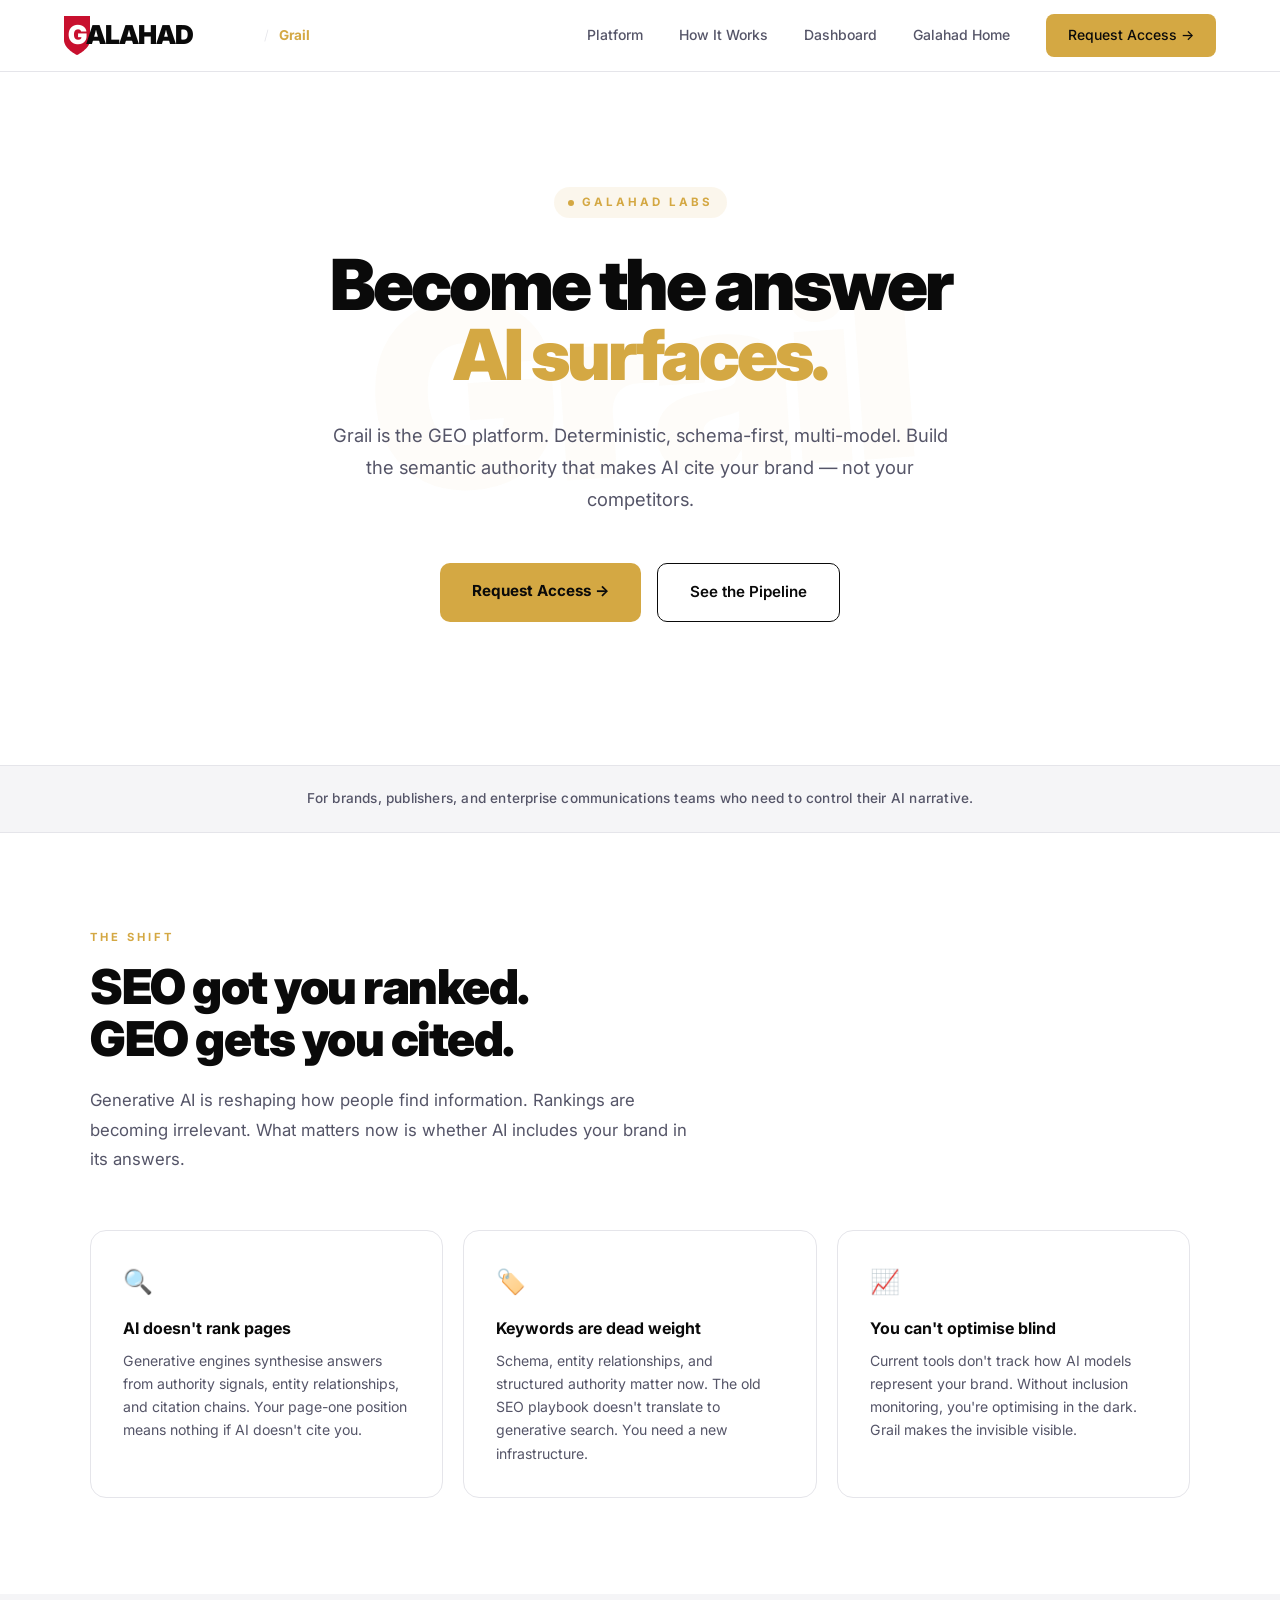
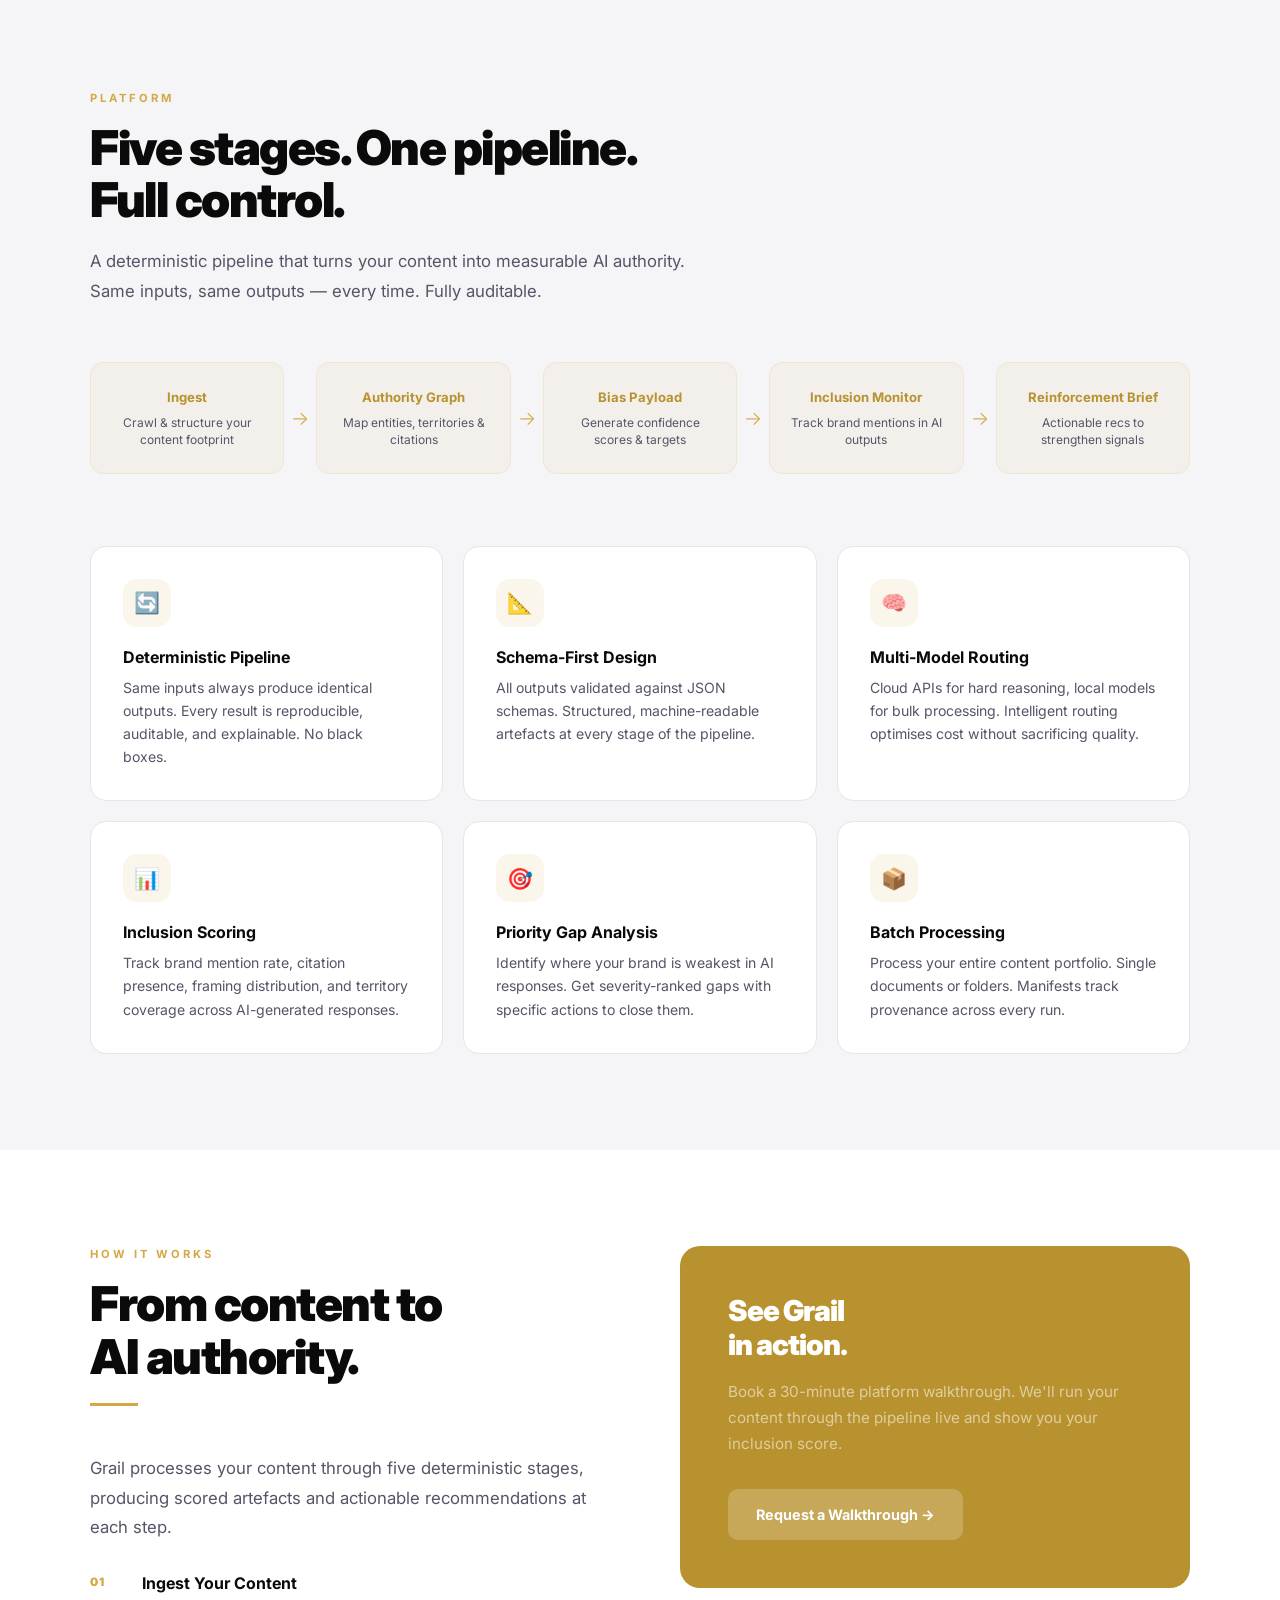
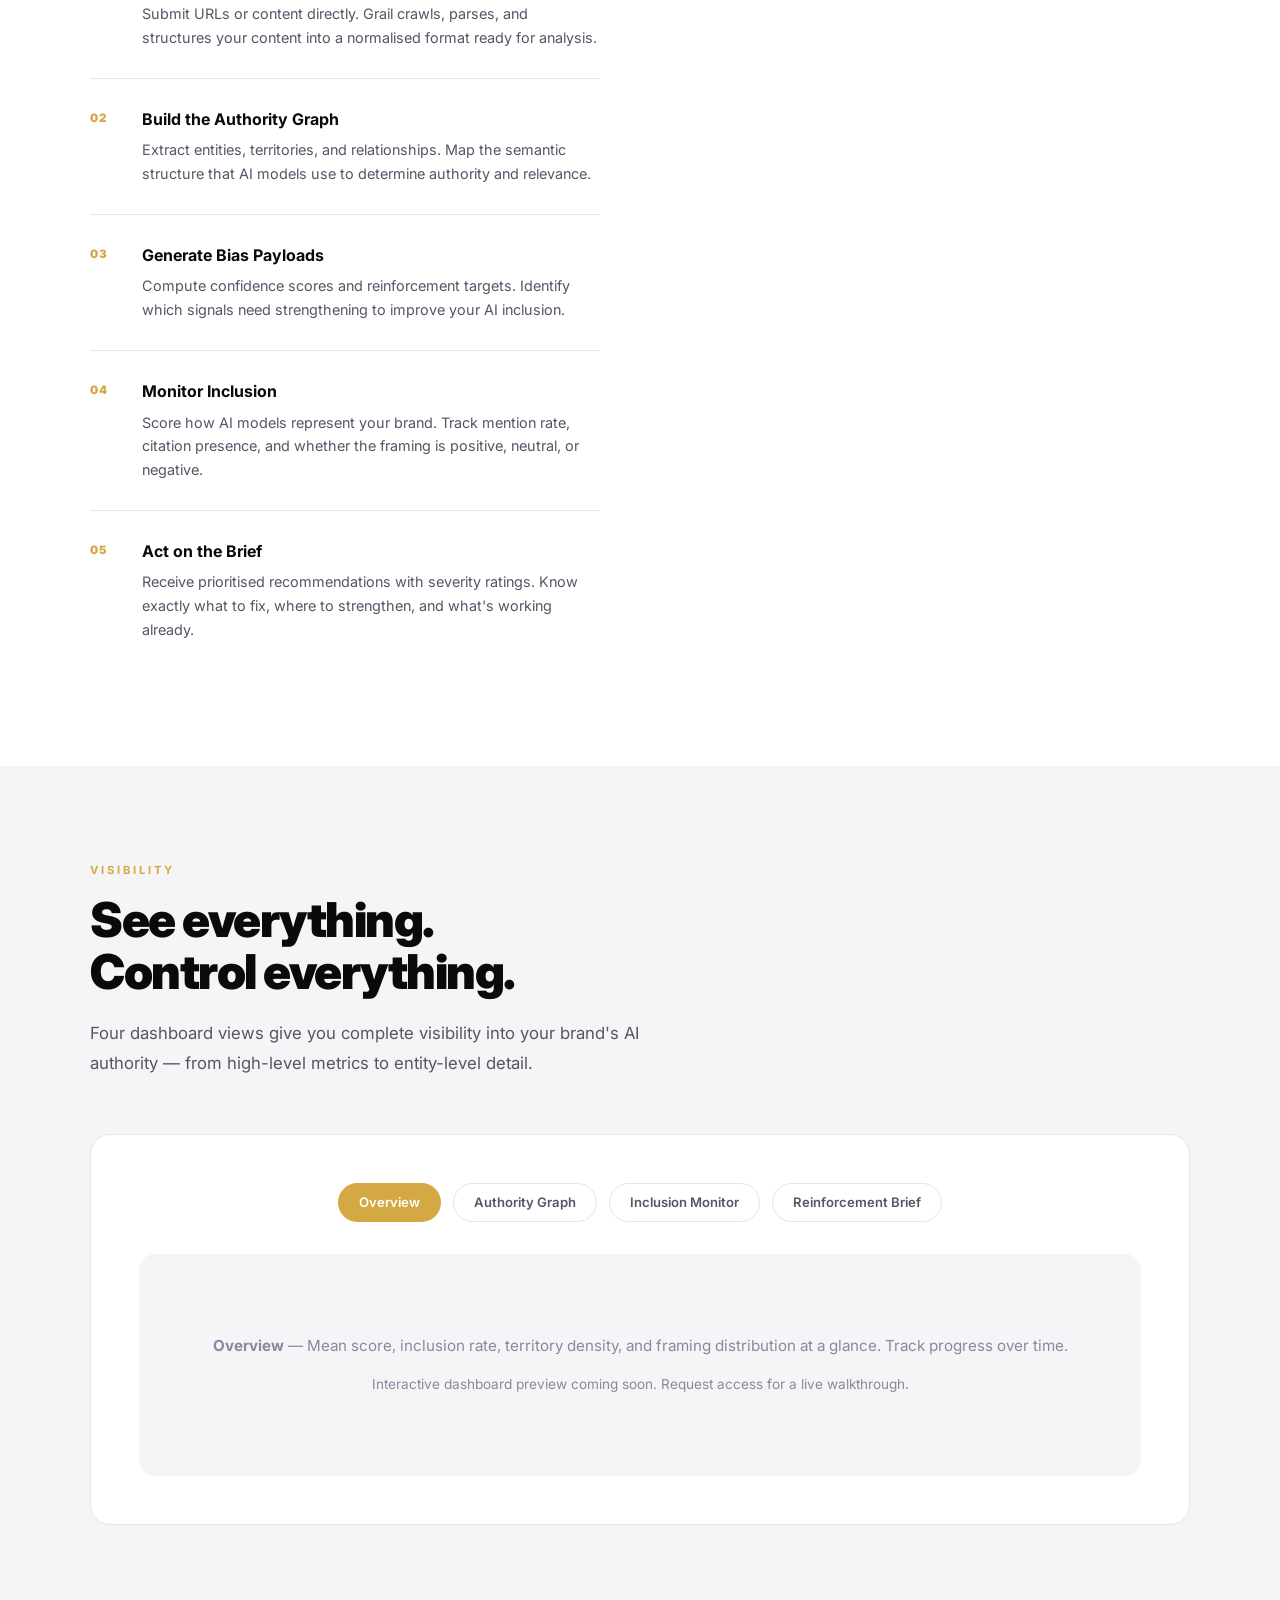
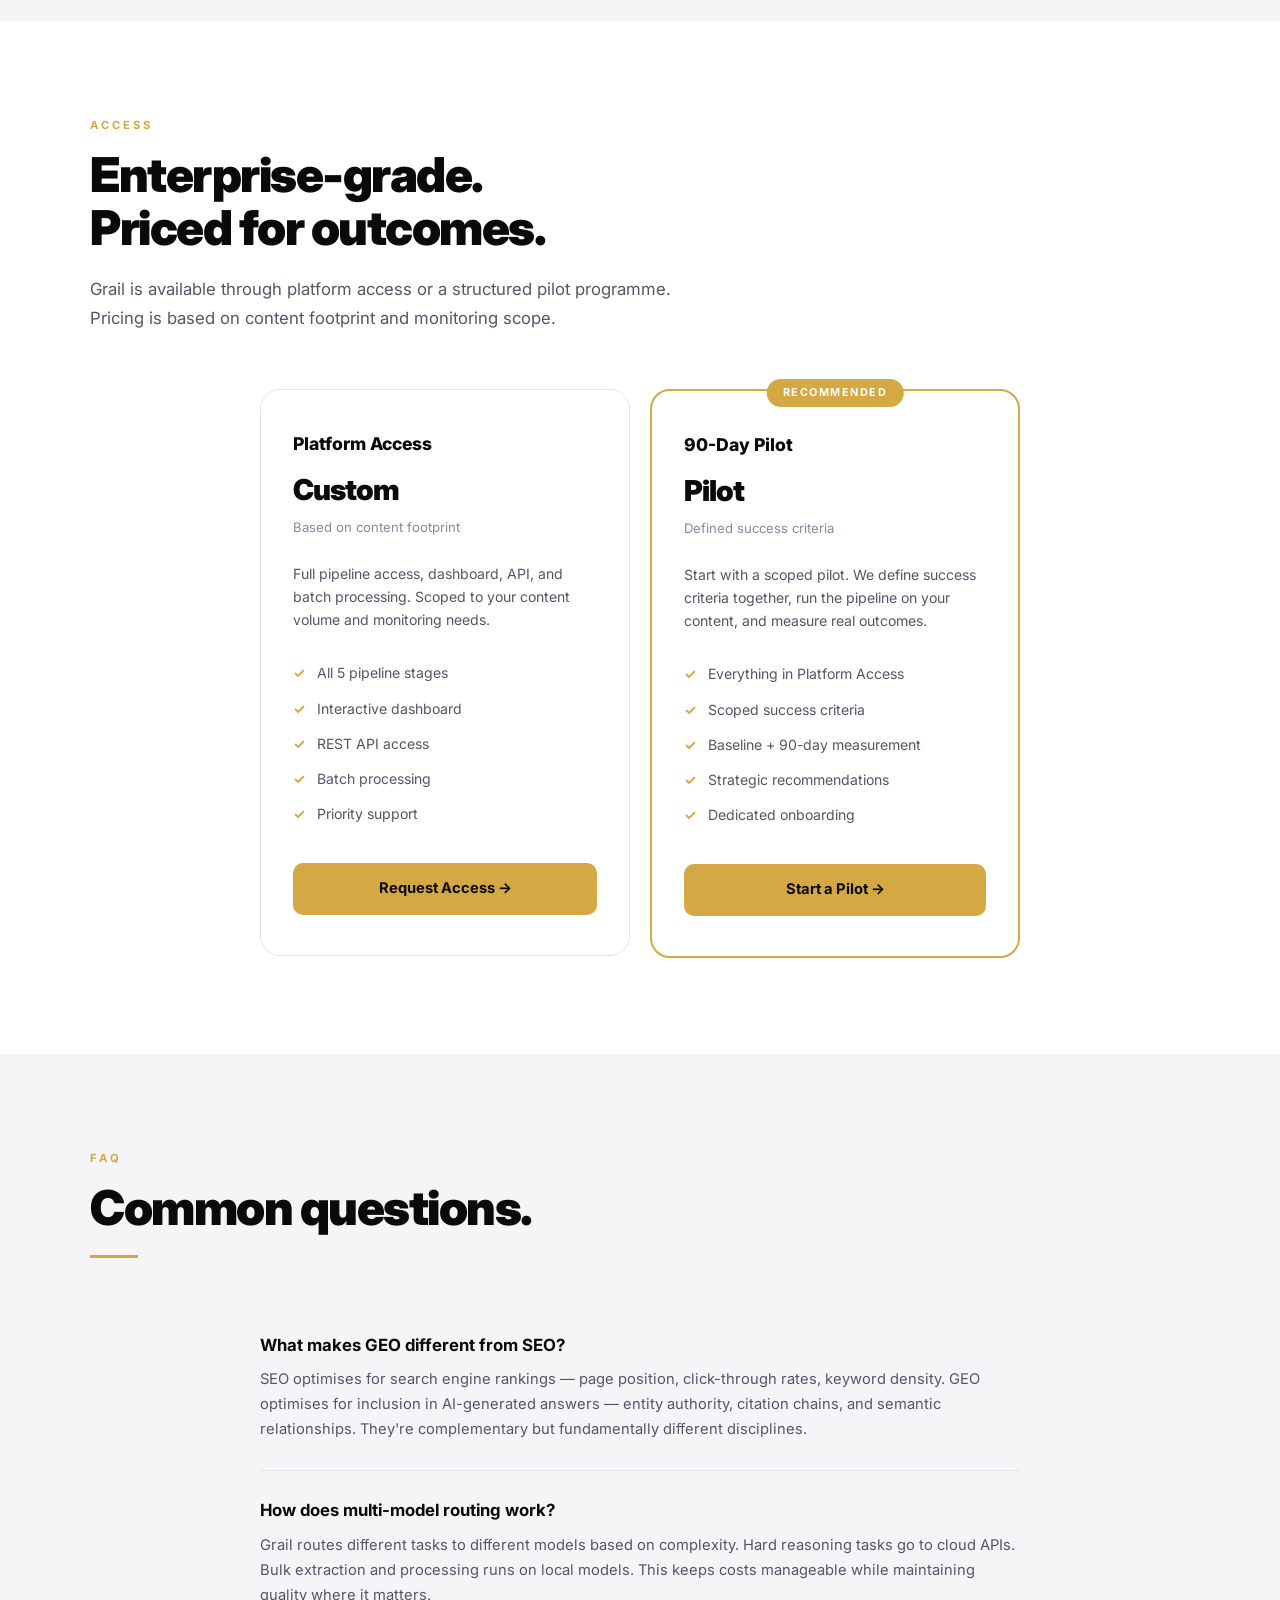
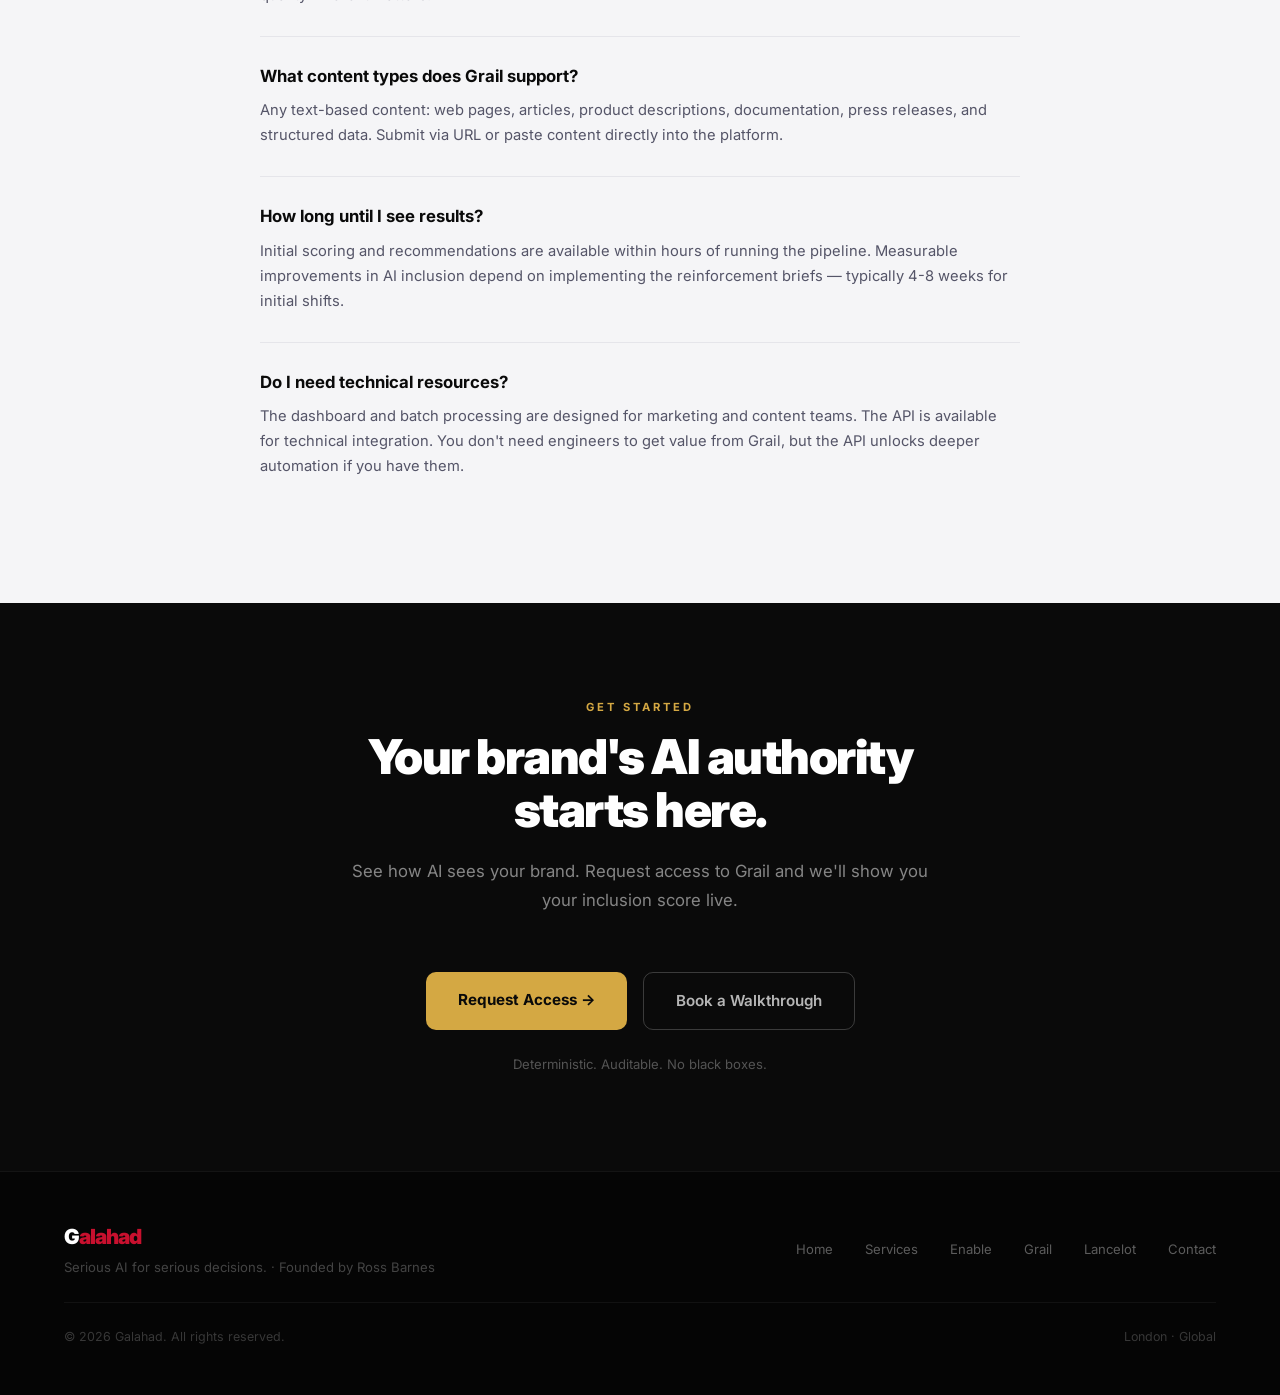
<file: grail.html>
<!DOCTYPE html>
<html lang="en">
<head>
<meta charset="UTF-8">
<meta name="viewport" content="width=device-width, initial-scale=1.0">
<title>Grail — Galahad Labs | Generative Engine Optimisation Platform</title>
<meta name="description" content="Grail is the GEO platform. Deterministic, schema-first, multi-model. Build the semantic authority that makes AI cite your brand — not your competitors.">
<link rel="canonical" href="https://galahad.ai/grail.html">
<meta property="og:title" content="Grail — Generative Engine Optimisation Platform">
<meta property="og:description" content="Build the semantic authority that makes AI cite your brand. Deterministic pipeline, multi-model routing, inclusion scoring.">
<meta property="og:type" content="website">
<meta property="og:url" content="https://galahad.ai/grail.html">
<meta property="og:image" content="https://galahad.ai/images/ross-headshot.jpg">
<meta name="twitter:card" content="summary_large_image">
<meta name="twitter:title" content="Grail — Generative Engine Optimisation Platform">
<meta name="twitter:description" content="Build the semantic authority that makes AI cite your brand.">
<link rel="stylesheet" href="css/galahad.css">
<link rel="stylesheet" href="css/product.css">
</head>
<body class="theme-gold">

<!-- ─── NAV ─── -->
<nav>
  <div style="display:flex;align-items:center;">
    <a href="index.html" class="logo">
      <svg width="210" height="40" viewBox="0 0 210 40" fill="none" xmlns="http://www.w3.org/2000/svg">
        <path d="M0,0 L26,0 L26,24 C26,33 13,39 13,39 C13,39 0,33 0,24 Z" fill="#c8102e"/>
        <text x="4" y="28" font-family="Inter, sans-serif" font-size="26" font-weight="900" fill="#ffffff" letter-spacing="-1">G</text>
        <text x="21.5" y="28" font-family="Inter, sans-serif" font-size="26" font-weight="900" fill="#0a0a0a" letter-spacing="-1">ALAHAD</text>
      </svg>
    </a>
    <div class="nav-breadcrumb">
      <span class="nav-sep">/</span>
      <span class="nav-product" style="color: var(--labs)">Grail</span>
    </div>
  </div>
  <div class="nav-links">
    <a href="#features">Platform</a>
    <a href="#how-it-works">How It Works</a>
    <a href="#dashboard">Dashboard</a>
    <a href="index.html">Galahad Home</a>
    <a href="#cta" class="nav-cta" style="background:var(--labs);color:var(--ink)">Request Access →</a>
  </div>
  <button class="nav-hamburger" aria-label="Open menu" onclick="document.querySelector('.nav-links').classList.toggle('nav-open')">
    <span></span><span></span><span></span>
  </button>
</nav>

<!-- ─── HERO ─── -->
<section class="product-hero">
  <div class="product-hero-inner">
    <div class="product-eyebrow"><span></span>Galahad Labs</div>
    <h1>Become the answer<br><span class="accent-gold">AI surfaces.</span></h1>
    <p class="sub">Grail is the GEO platform. Deterministic, schema-first, multi-model. Build the semantic authority that makes AI cite your brand — not your competitors.</p>
    <div class="hero-actions">
      <a href="#cta" class="btn-primary" style="background:var(--labs);color:var(--ink)">Request Access →</a>
      <a href="#features" class="btn-secondary">See the Pipeline</a>
    </div>
  </div>
  <div class="hero-bg-word">Grail</div>
</section>

<!-- ─── PROOF BAR ─── -->
<div class="proof-bar">
  For brands, publishers, and enterprise communications teams who need to control their AI narrative.
</div>

<!-- ─── PROBLEM ─── -->
<section class="problem" id="problem">
  <div style="max-width:1100px;margin:0 auto;">
    <div class="section-label">The Shift</div>
    <h2 class="section-title">SEO got you ranked.<br>GEO gets you cited.</h2>
    <p class="section-intro">Generative AI is reshaping how people find information. Rankings are becoming irrelevant. What matters now is whether AI includes your brand in its answers.</p>
    <div class="problem-grid">
      <div class="problem-card">
        <div class="problem-icon">🔍</div>
        <h4>AI doesn't rank pages</h4>
        <p>Generative engines synthesise answers from authority signals, entity relationships, and citation chains. Your page-one position means nothing if AI doesn't cite you.</p>
      </div>
      <div class="problem-card">
        <div class="problem-icon">🏷️</div>
        <h4>Keywords are dead weight</h4>
        <p>Schema, entity relationships, and structured authority matter now. The old SEO playbook doesn't translate to generative search. You need a new infrastructure.</p>
      </div>
      <div class="problem-card">
        <div class="problem-icon">📈</div>
        <h4>You can't optimise blind</h4>
        <p>Current tools don't track how AI models represent your brand. Without inclusion monitoring, you're optimising in the dark. Grail makes the invisible visible.</p>
      </div>
    </div>
  </div>
</section>

<!-- ─── PIPELINE VISUAL ─── -->
<section class="features" id="features">
  <div style="max-width:1100px;margin:0 auto;">
    <div class="section-label">Platform</div>
    <h2 class="section-title">Five stages. One pipeline.<br>Full control.</h2>
    <p class="section-intro">A deterministic pipeline that turns your content into measurable AI authority. Same inputs, same outputs — every time. Fully auditable.</p>

    <div class="pipeline-visual">
      <div class="pipeline-node">
        <h5>Ingest</h5>
        <p>Crawl & structure your content footprint</p>
      </div>
      <div class="pipeline-arrow">→</div>
      <div class="pipeline-node">
        <h5>Authority Graph</h5>
        <p>Map entities, territories & citations</p>
      </div>
      <div class="pipeline-arrow">→</div>
      <div class="pipeline-node">
        <h5>Bias Payload</h5>
        <p>Generate confidence scores & targets</p>
      </div>
      <div class="pipeline-arrow">→</div>
      <div class="pipeline-node">
        <h5>Inclusion Monitor</h5>
        <p>Track brand mentions in AI outputs</p>
      </div>
      <div class="pipeline-arrow">→</div>
      <div class="pipeline-node">
        <h5>Reinforcement Brief</h5>
        <p>Actionable recs to strengthen signals</p>
      </div>
    </div>

    <div class="feature-grid">
      <div class="feature-card">
        <div class="feature-icon">🔄</div>
        <h4>Deterministic Pipeline</h4>
        <p>Same inputs always produce identical outputs. Every result is reproducible, auditable, and explainable. No black boxes.</p>
      </div>
      <div class="feature-card">
        <div class="feature-icon">📐</div>
        <h4>Schema-First Design</h4>
        <p>All outputs validated against JSON schemas. Structured, machine-readable artefacts at every stage of the pipeline.</p>
      </div>
      <div class="feature-card">
        <div class="feature-icon">🧠</div>
        <h4>Multi-Model Routing</h4>
        <p>Cloud APIs for hard reasoning, local models for bulk processing. Intelligent routing optimises cost without sacrificing quality.</p>
      </div>
      <div class="feature-card">
        <div class="feature-icon">📊</div>
        <h4>Inclusion Scoring</h4>
        <p>Track brand mention rate, citation presence, framing distribution, and territory coverage across AI-generated responses.</p>
      </div>
      <div class="feature-card">
        <div class="feature-icon">🎯</div>
        <h4>Priority Gap Analysis</h4>
        <p>Identify where your brand is weakest in AI responses. Get severity-ranked gaps with specific actions to close them.</p>
      </div>
      <div class="feature-card">
        <div class="feature-icon">📦</div>
        <h4>Batch Processing</h4>
        <p>Process your entire content portfolio. Single documents or folders. Manifests track provenance across every run.</p>
      </div>
    </div>
  </div>
</section>

<!-- ─── HOW IT WORKS ─── -->
<section class="pipeline" id="how-it-works">
  <div class="pipeline-grid">
    <div>
      <div class="section-label">How It Works</div>
      <h2 class="section-title">From content to<br>AI authority.</h2>
      <div class="divider"></div>
      <p class="section-intro" style="margin-bottom:0;">Grail processes your content through five deterministic stages, producing scored artefacts and actionable recommendations at each step.</p>

      <div class="pipeline-steps">
        <div class="pipeline-step">
          <div class="step-num">01</div>
          <div class="step-content">
            <h4>Ingest Your Content</h4>
            <p>Submit URLs or content directly. Grail crawls, parses, and structures your content into a normalised format ready for analysis.</p>
          </div>
        </div>
        <div class="pipeline-step">
          <div class="step-num">02</div>
          <div class="step-content">
            <h4>Build the Authority Graph</h4>
            <p>Extract entities, territories, and relationships. Map the semantic structure that AI models use to determine authority and relevance.</p>
          </div>
        </div>
        <div class="pipeline-step">
          <div class="step-num">03</div>
          <div class="step-content">
            <h4>Generate Bias Payloads</h4>
            <p>Compute confidence scores and reinforcement targets. Identify which signals need strengthening to improve your AI inclusion.</p>
          </div>
        </div>
        <div class="pipeline-step">
          <div class="step-num">04</div>
          <div class="step-content">
            <h4>Monitor Inclusion</h4>
            <p>Score how AI models represent your brand. Track mention rate, citation presence, and whether the framing is positive, neutral, or negative.</p>
          </div>
        </div>
        <div class="pipeline-step">
          <div class="step-num">05</div>
          <div class="step-content">
            <h4>Act on the Brief</h4>
            <p>Receive prioritised recommendations with severity ratings. Know exactly what to fix, where to strengthen, and what's working already.</p>
          </div>
        </div>
      </div>
    </div>

    <div class="pipeline-cta-box">
      <h3>See Grail<br>in action.</h3>
      <p>Book a 30-minute platform walkthrough. We'll run your content through the pipeline live and show you your inclusion score.</p>
      <a href="#cta">Request a Walkthrough →</a>
    </div>
  </div>
</section>

<!-- ─── DASHBOARD ─── -->
<section class="dashboard-section" id="dashboard">
  <div style="max-width:1100px;margin:0 auto;">
    <div class="section-label">Visibility</div>
    <h2 class="section-title">See everything.<br>Control everything.</h2>
    <p class="section-intro">Four dashboard views give you complete visibility into your brand's AI authority — from high-level metrics to entity-level detail.</p>
    <div class="dashboard-preview">
      <div class="dashboard-tabs">
        <div class="dashboard-tab active">Overview</div>
        <div class="dashboard-tab">Authority Graph</div>
        <div class="dashboard-tab">Inclusion Monitor</div>
        <div class="dashboard-tab">Reinforcement Brief</div>
      </div>
      <div class="dashboard-placeholder">
        <p><strong>Overview</strong> — Mean score, inclusion rate, territory density, and framing distribution at a glance. Track progress over time.</p>
        <p style="margin-top:16px;font-size:0.85rem;color:var(--light);">Interactive dashboard preview coming soon. Request access for a live walkthrough.</p>
      </div>
    </div>
  </div>
</section>

<!-- ─── PRICING ─── -->
<section class="pricing" id="pricing">
  <div style="max-width:1100px;margin:0 auto;">
    <div class="section-label">Access</div>
    <h2 class="section-title">Enterprise-grade.<br>Priced for outcomes.</h2>
    <p class="section-intro">Grail is available through platform access or a structured pilot programme. Pricing is based on content footprint and monitoring scope.</p>
    <div class="pricing-grid" style="grid-template-columns:1fr 1fr;max-width:760px;">

      <div class="pricing-card">
        <h4>Platform Access</h4>
        <div class="pricing-amount" style="font-size:1.8rem;letter-spacing:-1px;">Custom</div>
        <div class="pricing-period">Based on content footprint</div>
        <p class="pricing-desc">Full pipeline access, dashboard, API, and batch processing. Scoped to your content volume and monitoring needs.</p>
        <ul class="pricing-features">
          <li>All 5 pipeline stages</li>
          <li>Interactive dashboard</li>
          <li>REST API access</li>
          <li>Batch processing</li>
          <li>Priority support</li>
        </ul>
        <a href="#cta" class="pricing-cta primary">Request Access →</a>
      </div>

      <div class="pricing-card featured">
        <div class="pricing-badge">Recommended</div>
        <h4>90-Day Pilot</h4>
        <div class="pricing-amount" style="font-size:1.8rem;letter-spacing:-1px;">Pilot</div>
        <div class="pricing-period">Defined success criteria</div>
        <p class="pricing-desc">Start with a scoped pilot. We define success criteria together, run the pipeline on your content, and measure real outcomes.</p>
        <ul class="pricing-features">
          <li>Everything in Platform Access</li>
          <li>Scoped success criteria</li>
          <li>Baseline + 90-day measurement</li>
          <li>Strategic recommendations</li>
          <li>Dedicated onboarding</li>
        </ul>
        <a href="#cta" class="pricing-cta primary">Start a Pilot →</a>
      </div>

    </div>
  </div>
</section>

<!-- ─── FAQ ─── -->
<section class="faq">
  <div style="max-width:1100px;margin:0 auto;">
    <div class="section-label">FAQ</div>
    <h2 class="section-title">Common questions.</h2>
    <div class="divider"></div>
    <div class="faq-list">
      <div class="faq-item">
        <div class="faq-question">What makes GEO different from SEO?</div>
        <div class="faq-answer">SEO optimises for search engine rankings — page position, click-through rates, keyword density. GEO optimises for inclusion in AI-generated answers — entity authority, citation chains, and semantic relationships. They're complementary but fundamentally different disciplines.</div>
      </div>
      <div class="faq-item">
        <div class="faq-question">How does multi-model routing work?</div>
        <div class="faq-answer">Grail routes different tasks to different models based on complexity. Hard reasoning tasks go to cloud APIs. Bulk extraction and processing runs on local models. This keeps costs manageable while maintaining quality where it matters.</div>
      </div>
      <div class="faq-item">
        <div class="faq-question">What content types does Grail support?</div>
        <div class="faq-answer">Any text-based content: web pages, articles, product descriptions, documentation, press releases, and structured data. Submit via URL or paste content directly into the platform.</div>
      </div>
      <div class="faq-item">
        <div class="faq-question">How long until I see results?</div>
        <div class="faq-answer">Initial scoring and recommendations are available within hours of running the pipeline. Measurable improvements in AI inclusion depend on implementing the reinforcement briefs — typically 4-8 weeks for initial shifts.</div>
      </div>
      <div class="faq-item">
        <div class="faq-question">Do I need technical resources?</div>
        <div class="faq-answer">The dashboard and batch processing are designed for marketing and content teams. The API is available for technical integration. You don't need engineers to get value from Grail, but the API unlocks deeper automation if you have them.</div>
      </div>
    </div>
  </div>
</section>

<!-- ─── CTA ─── -->
<section class="product-cta" id="cta">
  <div style="max-width:700px;margin:0 auto;">
    <div class="section-label">Get Started</div>
    <h2 class="section-title">Your brand's AI authority<br>starts here.</h2>
    <p class="section-intro" style="margin-left:auto;margin-right:auto;">See how AI sees your brand. Request access to Grail and we'll show you your inclusion score live.</p>
    <div class="hero-actions">
      <a href="index.html#contact" class="btn-primary" style="background:var(--labs);color:var(--ink)">Request Access →</a>
      <a href="index.html#contact" class="btn-secondary">Book a Walkthrough</a>
    </div>
    <p class="trust-note">Deterministic. Auditable. No black boxes.</p>
  </div>
</section>

<!-- ─── FOOTER ─── -->
<footer>
  <div class="footer-inner">
    <div>
      <div class="footer-logo">G<em>alahad</em></div>
      <div class="footer-tagline">Serious AI for serious decisions. · Founded by Ross Barnes</div>
    </div>
    <div class="footer-links">
      <a href="index.html">Home</a>
      <a href="index.html#brands">Services</a>
      <a href="enable.html">Enable</a>
      <a href="grail.html">Grail</a>
      <a href="lancelot.html">Lancelot</a>
      <a href="index.html#contact">Contact</a>
    </div>
  </div>
  <div class="footer-copy">
    <span>© 2026 Galahad. All rights reserved.</span>
    <span>London · Global</span>
  </div>
</footer>

</body>
</html>
</file>
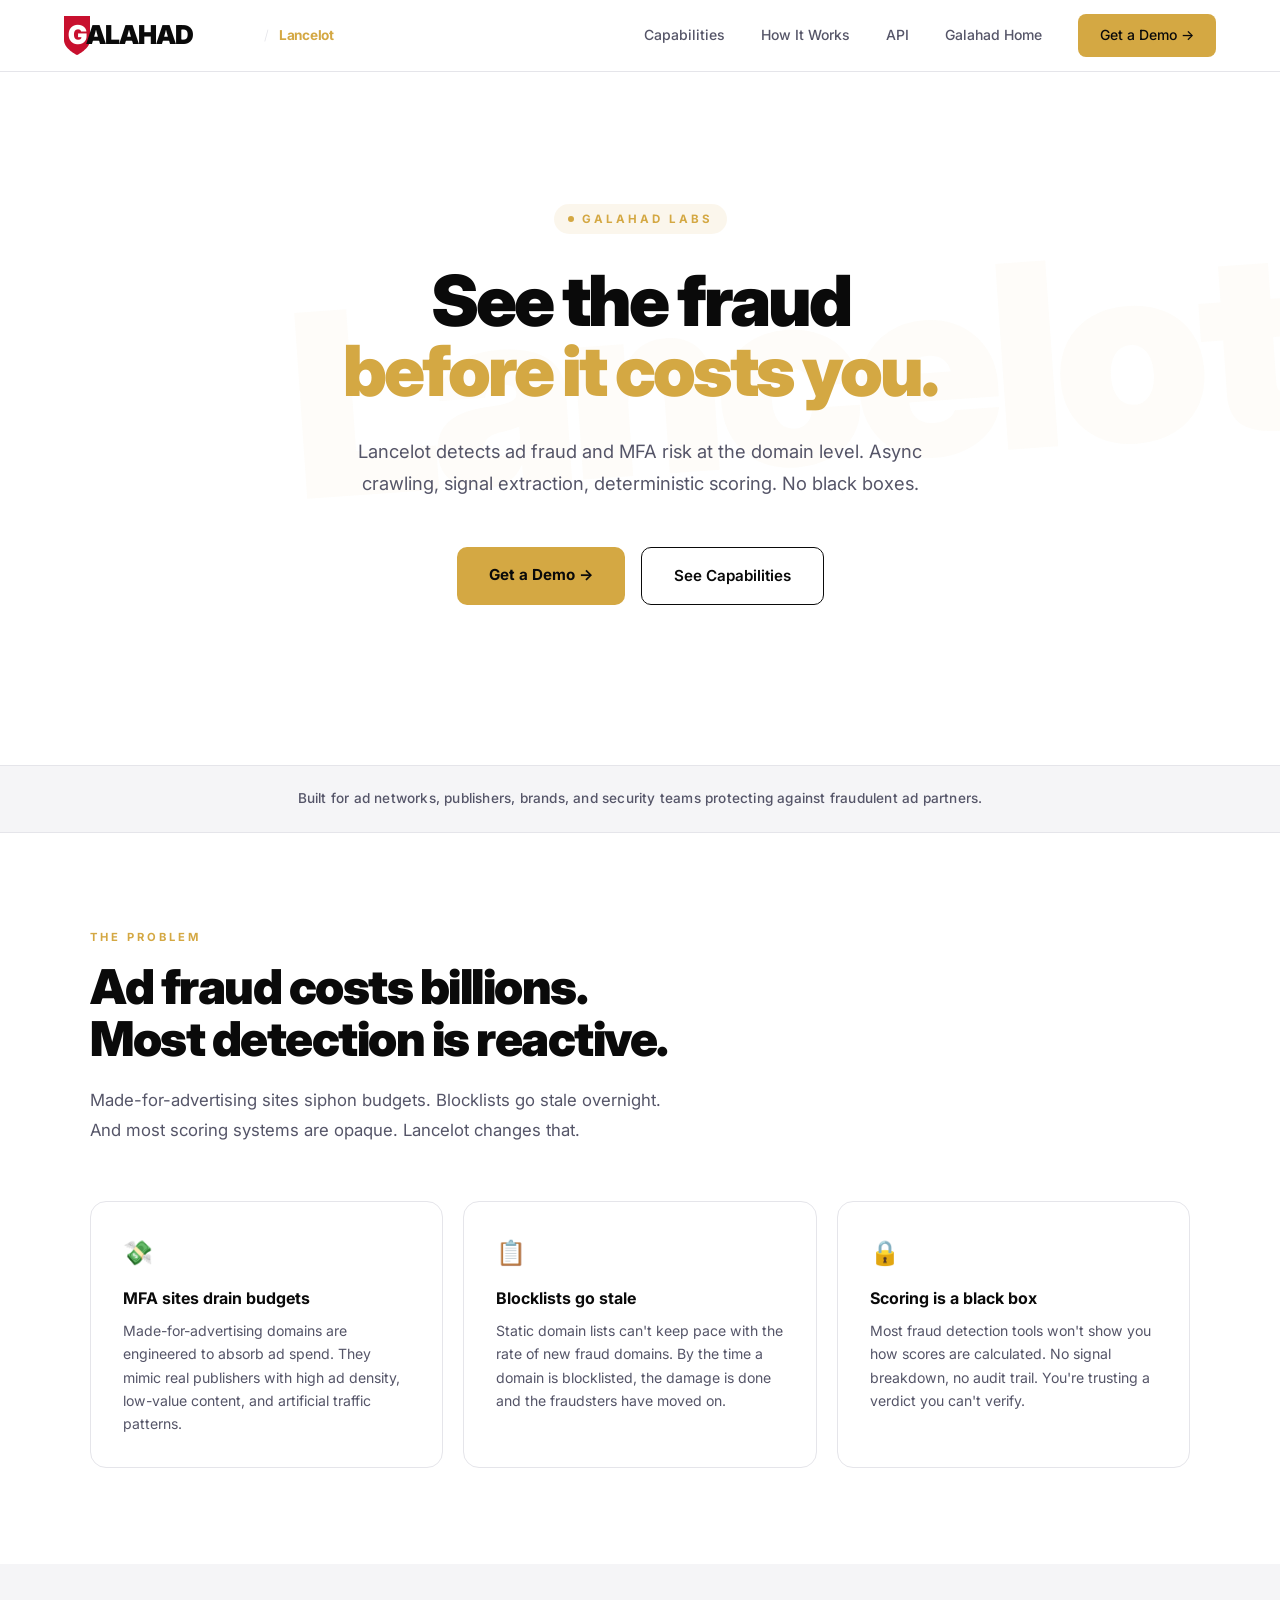
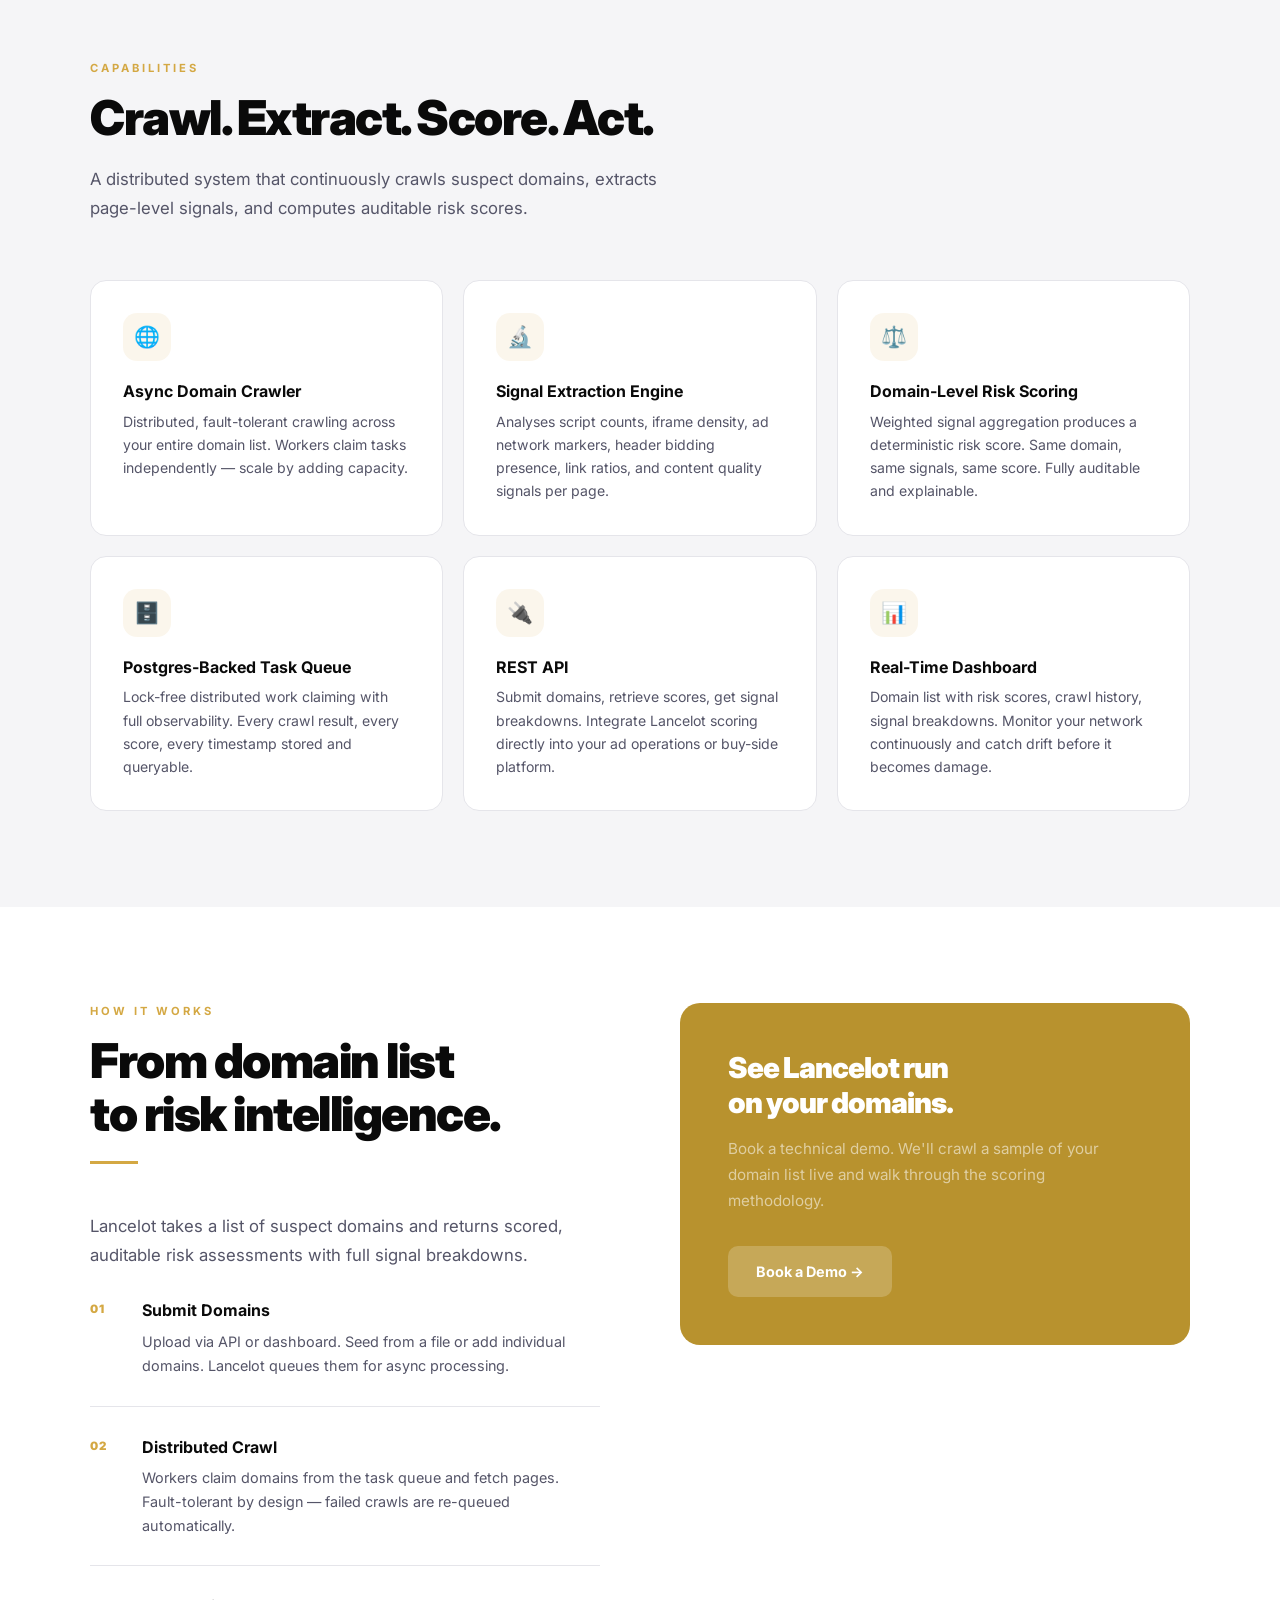
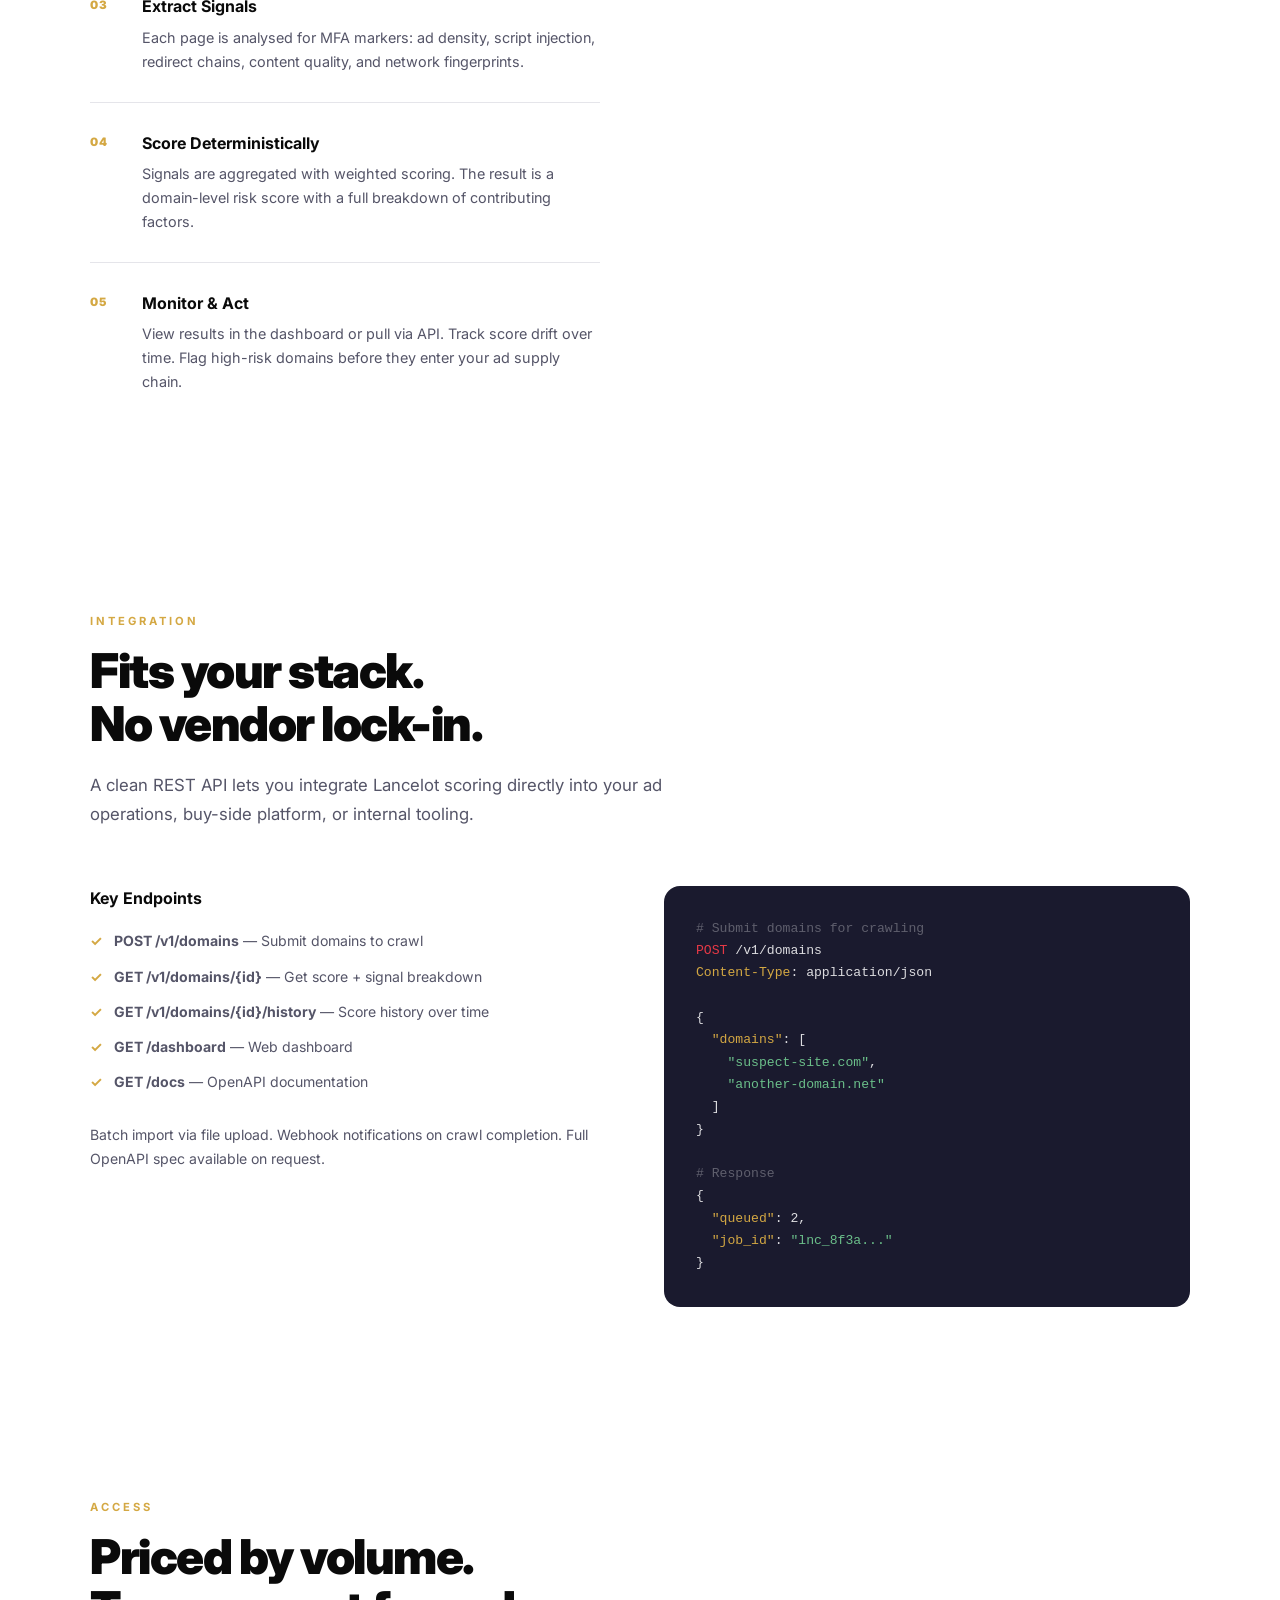
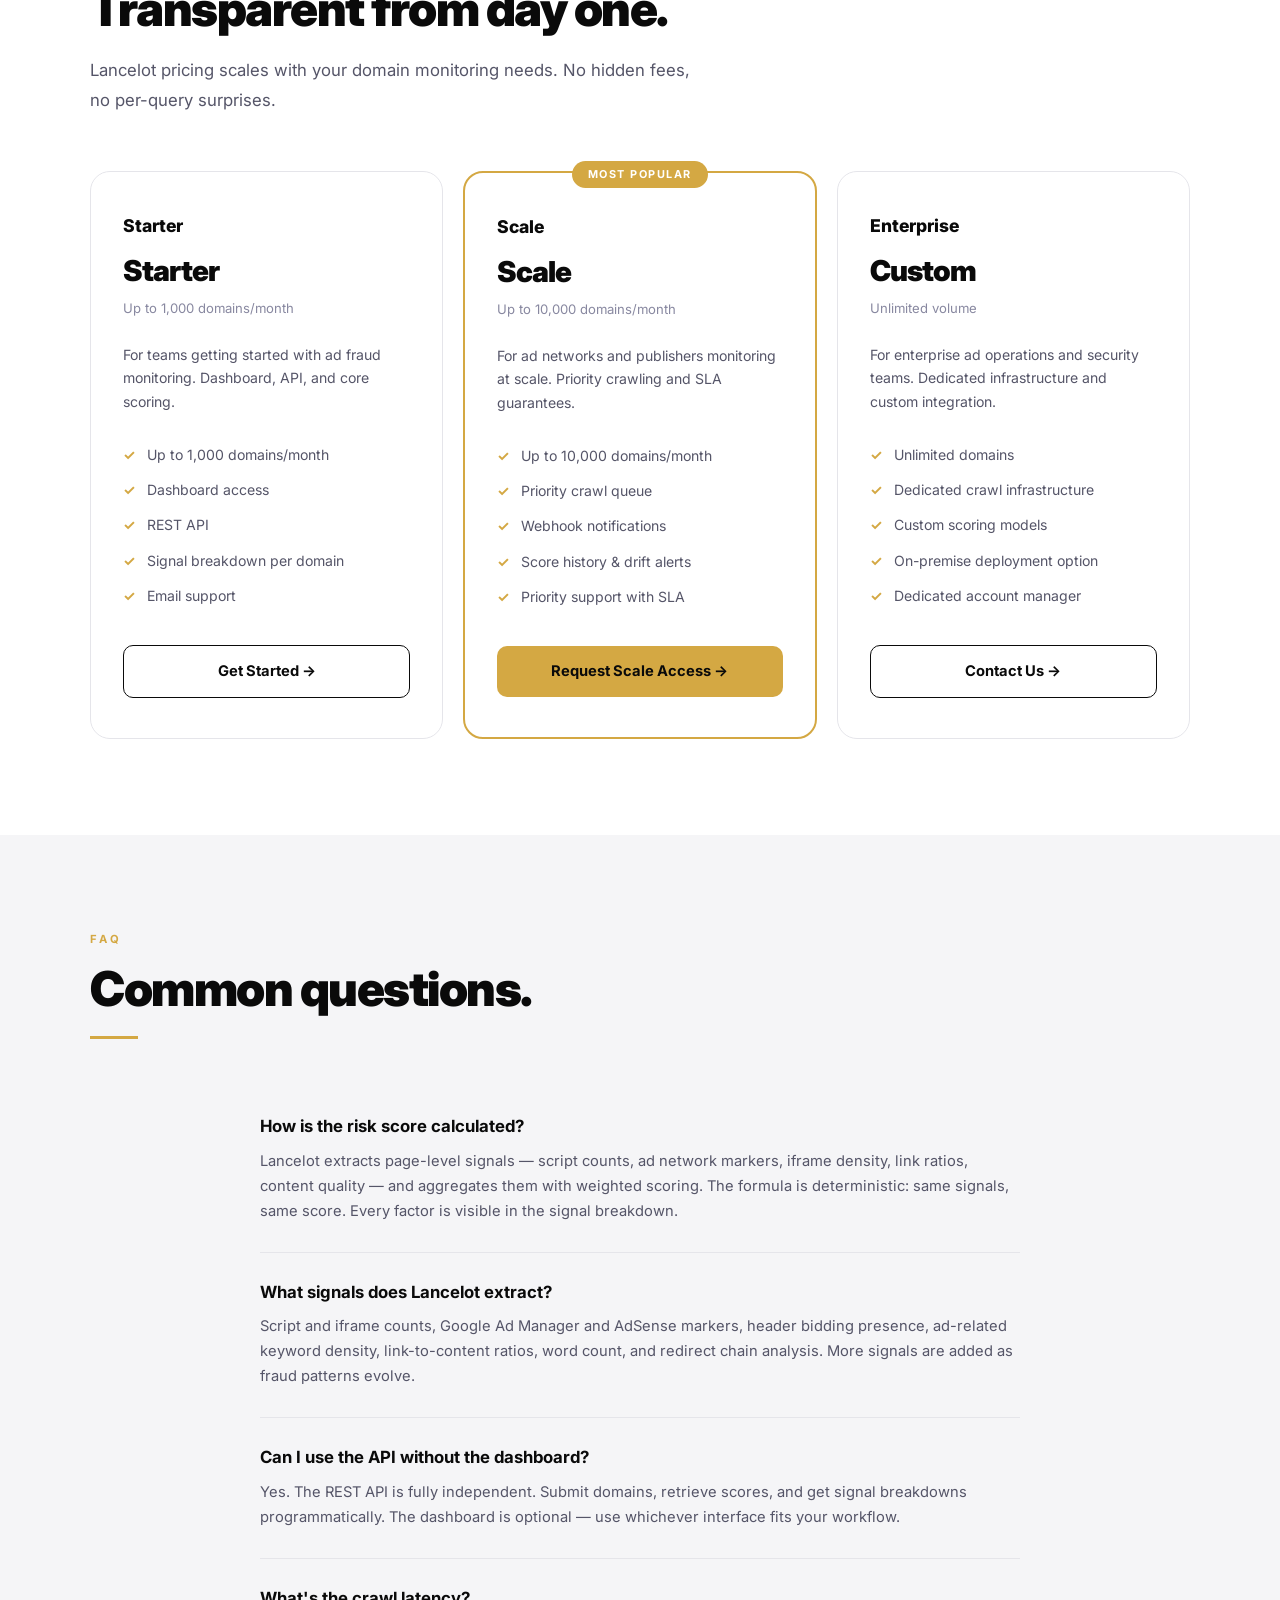
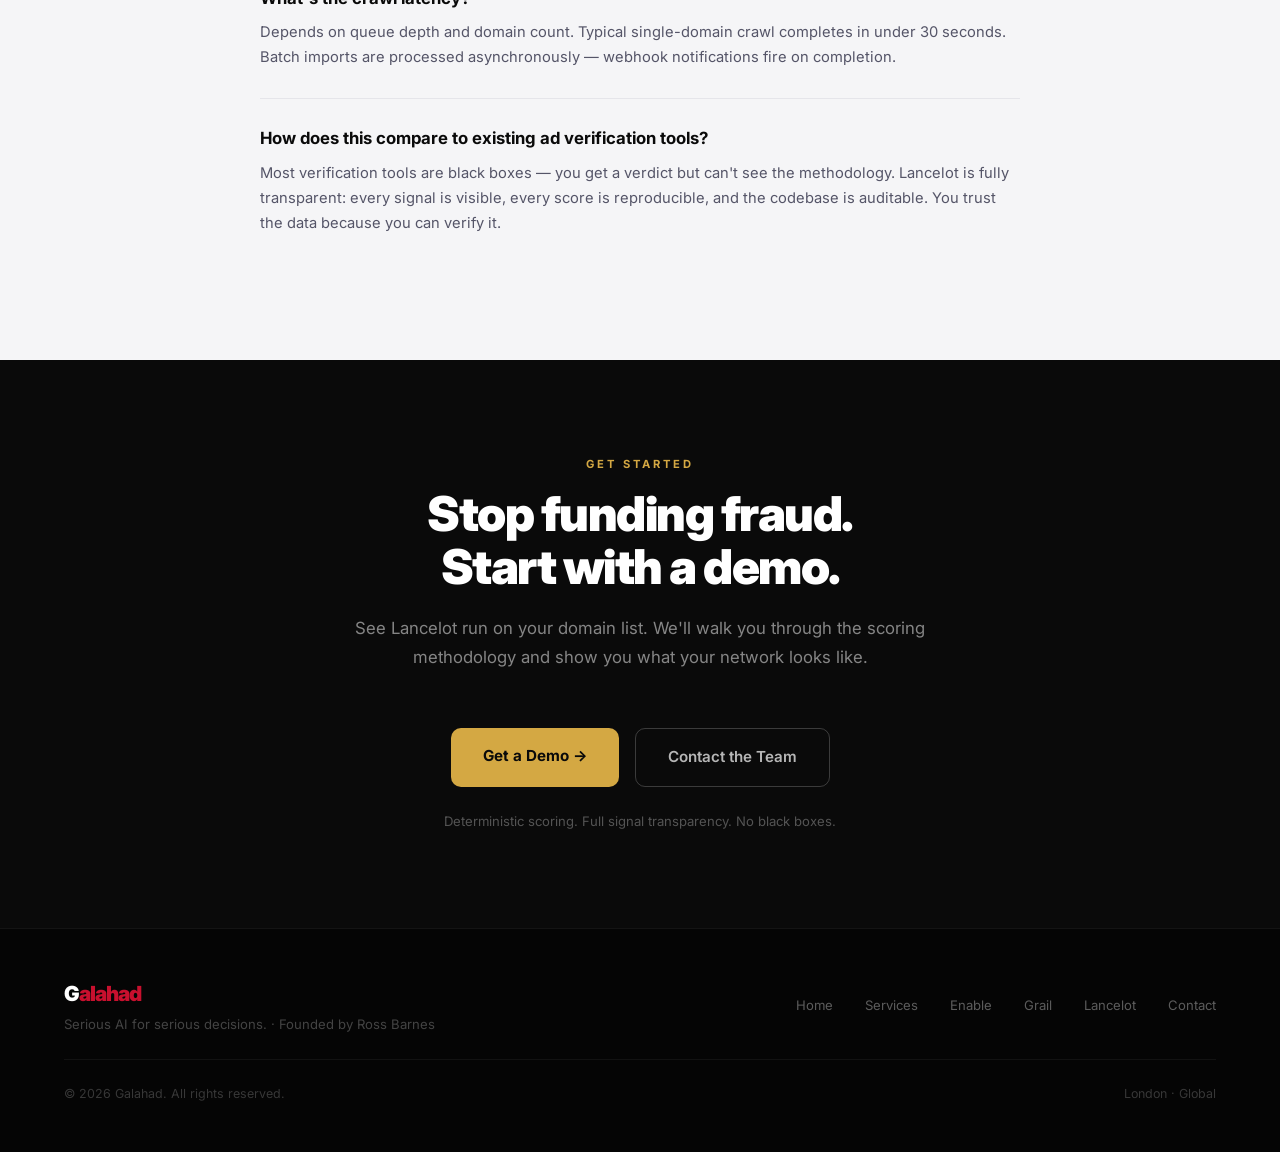
<file: lancelot.html>
<!DOCTYPE html>
<html lang="en">
<head>
<meta charset="UTF-8">
<meta name="viewport" content="width=device-width, initial-scale=1.0">
<title>Lancelot — Galahad Labs | Ad Fraud & MFA Risk Detection</title>
<meta name="description" content="Lancelot detects ad fraud and MFA risk at the domain level. Async crawling, signal extraction, deterministic scoring. No black boxes.">
<link rel="canonical" href="https://galahad.ai/lancelot.html">
<meta property="og:title" content="Lancelot — Ad Fraud & MFA Risk Detection">
<meta property="og:description" content="Detect ad fraud and MFA risk at the domain level. Distributed crawling, signal extraction, deterministic scoring.">
<meta property="og:type" content="website">
<meta property="og:url" content="https://galahad.ai/lancelot.html">
<meta property="og:image" content="https://galahad.ai/images/ross-headshot.jpg">
<meta name="twitter:card" content="summary_large_image">
<meta name="twitter:title" content="Lancelot — Ad Fraud & MFA Risk Detection">
<meta name="twitter:description" content="Detect ad fraud and MFA risk at the domain level. Deterministic scoring, full signal transparency.">
<link rel="stylesheet" href="css/galahad.css">
<link rel="stylesheet" href="css/product.css">
</head>
<body class="theme-gold">

<!-- ─── NAV ─── -->
<nav>
  <div style="display:flex;align-items:center;">
    <a href="index.html" class="logo">
      <svg width="210" height="40" viewBox="0 0 210 40" fill="none" xmlns="http://www.w3.org/2000/svg">
        <path d="M0,0 L26,0 L26,24 C26,33 13,39 13,39 C13,39 0,33 0,24 Z" fill="#c8102e"/>
        <text x="4" y="28" font-family="Inter, sans-serif" font-size="26" font-weight="900" fill="#ffffff" letter-spacing="-1">G</text>
        <text x="21.5" y="28" font-family="Inter, sans-serif" font-size="26" font-weight="900" fill="#0a0a0a" letter-spacing="-1">ALAHAD</text>
      </svg>
    </a>
    <div class="nav-breadcrumb">
      <span class="nav-sep">/</span>
      <span class="nav-product" style="color: var(--labs)">Lancelot</span>
    </div>
  </div>
  <div class="nav-links">
    <a href="#features">Capabilities</a>
    <a href="#how-it-works">How It Works</a>
    <a href="#integration">API</a>
    <a href="index.html">Galahad Home</a>
    <a href="#cta" class="nav-cta" style="background:var(--labs);color:var(--ink)">Get a Demo →</a>
  </div>
  <button class="nav-hamburger" aria-label="Open menu" onclick="document.querySelector('.nav-links').classList.toggle('nav-open')">
    <span></span><span></span><span></span>
  </button>
</nav>

<!-- ─── HERO ─── -->
<section class="product-hero">
  <div class="product-hero-inner">
    <div class="product-eyebrow"><span></span>Galahad Labs</div>
    <h1>See the fraud<br><span class="accent-gold">before it costs you.</span></h1>
    <p class="sub">Lancelot detects ad fraud and MFA risk at the domain level. Async crawling, signal extraction, deterministic scoring. No black boxes.</p>
    <div class="hero-actions">
      <a href="#cta" class="btn-primary" style="background:var(--labs);color:var(--ink)">Get a Demo →</a>
      <a href="#features" class="btn-secondary">See Capabilities</a>
    </div>
  </div>
  <div class="hero-bg-word">Lancelot</div>
</section>

<!-- ─── PROOF BAR ─── -->
<div class="proof-bar">
  Built for ad networks, publishers, brands, and security teams protecting against fraudulent ad partners.
</div>

<!-- ─── PROBLEM ─── -->
<section class="problem" id="problem">
  <div style="max-width:1100px;margin:0 auto;">
    <div class="section-label">The Problem</div>
    <h2 class="section-title">Ad fraud costs billions.<br>Most detection is reactive.</h2>
    <p class="section-intro">Made-for-advertising sites siphon budgets. Blocklists go stale overnight. And most scoring systems are opaque. Lancelot changes that.</p>
    <div class="problem-grid">
      <div class="problem-card">
        <div class="problem-icon">💸</div>
        <h4>MFA sites drain budgets</h4>
        <p>Made-for-advertising domains are engineered to absorb ad spend. They mimic real publishers with high ad density, low-value content, and artificial traffic patterns.</p>
      </div>
      <div class="problem-card">
        <div class="problem-icon">📋</div>
        <h4>Blocklists go stale</h4>
        <p>Static domain lists can't keep pace with the rate of new fraud domains. By the time a domain is blocklisted, the damage is done and the fraudsters have moved on.</p>
      </div>
      <div class="problem-card">
        <div class="problem-icon">🔒</div>
        <h4>Scoring is a black box</h4>
        <p>Most fraud detection tools won't show you how scores are calculated. No signal breakdown, no audit trail. You're trusting a verdict you can't verify.</p>
      </div>
    </div>
  </div>
</section>

<!-- ─── FEATURES ─── -->
<section class="features" id="features">
  <div style="max-width:1100px;margin:0 auto;">
    <div class="section-label">Capabilities</div>
    <h2 class="section-title">Crawl. Extract. Score. Act.</h2>
    <p class="section-intro">A distributed system that continuously crawls suspect domains, extracts page-level signals, and computes auditable risk scores.</p>
    <div class="feature-grid">
      <div class="feature-card">
        <div class="feature-icon">🌐</div>
        <h4>Async Domain Crawler</h4>
        <p>Distributed, fault-tolerant crawling across your entire domain list. Workers claim tasks independently — scale by adding capacity.</p>
      </div>
      <div class="feature-card">
        <div class="feature-icon">🔬</div>
        <h4>Signal Extraction Engine</h4>
        <p>Analyses script counts, iframe density, ad network markers, header bidding presence, link ratios, and content quality signals per page.</p>
      </div>
      <div class="feature-card">
        <div class="feature-icon">⚖️</div>
        <h4>Domain-Level Risk Scoring</h4>
        <p>Weighted signal aggregation produces a deterministic risk score. Same domain, same signals, same score. Fully auditable and explainable.</p>
      </div>
      <div class="feature-card">
        <div class="feature-icon">🗄️</div>
        <h4>Postgres-Backed Task Queue</h4>
        <p>Lock-free distributed work claiming with full observability. Every crawl result, every score, every timestamp stored and queryable.</p>
      </div>
      <div class="feature-card">
        <div class="feature-icon">🔌</div>
        <h4>REST API</h4>
        <p>Submit domains, retrieve scores, get signal breakdowns. Integrate Lancelot scoring directly into your ad operations or buy-side platform.</p>
      </div>
      <div class="feature-card">
        <div class="feature-icon">📊</div>
        <h4>Real-Time Dashboard</h4>
        <p>Domain list with risk scores, crawl history, signal breakdowns. Monitor your network continuously and catch drift before it becomes damage.</p>
      </div>
    </div>
  </div>
</section>

<!-- ─── HOW IT WORKS ─── -->
<section class="pipeline" id="how-it-works">
  <div class="pipeline-grid">
    <div>
      <div class="section-label">How It Works</div>
      <h2 class="section-title">From domain list<br>to risk intelligence.</h2>
      <div class="divider"></div>
      <p class="section-intro" style="margin-bottom:0;">Lancelot takes a list of suspect domains and returns scored, auditable risk assessments with full signal breakdowns.</p>

      <div class="pipeline-steps">
        <div class="pipeline-step">
          <div class="step-num">01</div>
          <div class="step-content">
            <h4>Submit Domains</h4>
            <p>Upload via API or dashboard. Seed from a file or add individual domains. Lancelot queues them for async processing.</p>
          </div>
        </div>
        <div class="pipeline-step">
          <div class="step-num">02</div>
          <div class="step-content">
            <h4>Distributed Crawl</h4>
            <p>Workers claim domains from the task queue and fetch pages. Fault-tolerant by design — failed crawls are re-queued automatically.</p>
          </div>
        </div>
        <div class="pipeline-step">
          <div class="step-num">03</div>
          <div class="step-content">
            <h4>Extract Signals</h4>
            <p>Each page is analysed for MFA markers: ad density, script injection, redirect chains, content quality, and network fingerprints.</p>
          </div>
        </div>
        <div class="pipeline-step">
          <div class="step-num">04</div>
          <div class="step-content">
            <h4>Score Deterministically</h4>
            <p>Signals are aggregated with weighted scoring. The result is a domain-level risk score with a full breakdown of contributing factors.</p>
          </div>
        </div>
        <div class="pipeline-step">
          <div class="step-num">05</div>
          <div class="step-content">
            <h4>Monitor & Act</h4>
            <p>View results in the dashboard or pull via API. Track score drift over time. Flag high-risk domains before they enter your ad supply chain.</p>
          </div>
        </div>
      </div>
    </div>

    <div class="pipeline-cta-box">
      <h3>See Lancelot run<br>on your domains.</h3>
      <p>Book a technical demo. We'll crawl a sample of your domain list live and walk through the scoring methodology.</p>
      <a href="#cta">Book a Demo →</a>
    </div>
  </div>
</section>

<!-- ─── INTEGRATION ─── -->
<section class="integration" id="integration">
  <div style="max-width:1100px;margin:0 auto;">
    <div class="section-label">Integration</div>
    <h2 class="section-title">Fits your stack.<br>No vendor lock-in.</h2>
    <p class="section-intro">A clean REST API lets you integrate Lancelot scoring directly into your ad operations, buy-side platform, or internal tooling.</p>
    <div class="integration-grid">
      <div>
        <h4 style="font-size:1rem;font-weight:700;margin-bottom:12px;">Key Endpoints</h4>
        <ul class="pricing-features" style="margin-bottom:24px;">
          <li><strong>POST /v1/domains</strong> — Submit domains to crawl</li>
          <li><strong>GET /v1/domains/{id}</strong> — Get score + signal breakdown</li>
          <li><strong>GET /v1/domains/{id}/history</strong> — Score history over time</li>
          <li><strong>GET /dashboard</strong> — Web dashboard</li>
          <li><strong>GET /docs</strong> — OpenAPI documentation</li>
        </ul>
        <p style="font-size:0.88rem;color:var(--mid);line-height:1.65;">Batch import via file upload. Webhook notifications on crawl completion. Full OpenAPI spec available on request.</p>
      </div>
      <div class="code-block">
        <pre><span class="code-comment"># Submit domains for crawling</span>
<span class="code-method">POST</span> /v1/domains
<span class="code-key">Content-Type</span>: application/json

{
  <span class="code-key">"domains"</span>: [
    <span class="code-string">"suspect-site.com"</span>,
    <span class="code-string">"another-domain.net"</span>
  ]
}

<span class="code-comment"># Response</span>
{
  <span class="code-key">"queued"</span>: 2,
  <span class="code-key">"job_id"</span>: <span class="code-string">"lnc_8f3a..."</span>
}</pre>
      </div>
    </div>
  </div>
</section>

<!-- ─── PRICING ─── -->
<section class="pricing" id="pricing">
  <div style="max-width:1100px;margin:0 auto;">
    <div class="section-label">Access</div>
    <h2 class="section-title">Priced by volume.<br>Transparent from day one.</h2>
    <p class="section-intro">Lancelot pricing scales with your domain monitoring needs. No hidden fees, no per-query surprises.</p>
    <div class="pricing-grid">

      <div class="pricing-card">
        <h4>Starter</h4>
        <div class="pricing-amount" style="font-size:1.8rem;letter-spacing:-1px;">Starter</div>
        <div class="pricing-period">Up to 1,000 domains/month</div>
        <p class="pricing-desc">For teams getting started with ad fraud monitoring. Dashboard, API, and core scoring.</p>
        <ul class="pricing-features">
          <li>Up to 1,000 domains/month</li>
          <li>Dashboard access</li>
          <li>REST API</li>
          <li>Signal breakdown per domain</li>
          <li>Email support</li>
        </ul>
        <a href="#cta" class="pricing-cta outlined">Get Started →</a>
      </div>

      <div class="pricing-card featured">
        <div class="pricing-badge">Most Popular</div>
        <h4>Scale</h4>
        <div class="pricing-amount" style="font-size:1.8rem;letter-spacing:-1px;">Scale</div>
        <div class="pricing-period">Up to 10,000 domains/month</div>
        <p class="pricing-desc">For ad networks and publishers monitoring at scale. Priority crawling and SLA guarantees.</p>
        <ul class="pricing-features">
          <li>Up to 10,000 domains/month</li>
          <li>Priority crawl queue</li>
          <li>Webhook notifications</li>
          <li>Score history & drift alerts</li>
          <li>Priority support with SLA</li>
        </ul>
        <a href="#cta" class="pricing-cta primary">Request Scale Access →</a>
      </div>

      <div class="pricing-card">
        <h4>Enterprise</h4>
        <div class="pricing-amount" style="font-size:1.8rem;letter-spacing:-1px;">Custom</div>
        <div class="pricing-period">Unlimited volume</div>
        <p class="pricing-desc">For enterprise ad operations and security teams. Dedicated infrastructure and custom integration.</p>
        <ul class="pricing-features">
          <li>Unlimited domains</li>
          <li>Dedicated crawl infrastructure</li>
          <li>Custom scoring models</li>
          <li>On-premise deployment option</li>
          <li>Dedicated account manager</li>
        </ul>
        <a href="index.html#contact" class="pricing-cta outlined">Contact Us →</a>
      </div>

    </div>
  </div>
</section>

<!-- ─── FAQ ─── -->
<section class="faq">
  <div style="max-width:1100px;margin:0 auto;">
    <div class="section-label">FAQ</div>
    <h2 class="section-title">Common questions.</h2>
    <div class="divider"></div>
    <div class="faq-list">
      <div class="faq-item">
        <div class="faq-question">How is the risk score calculated?</div>
        <div class="faq-answer">Lancelot extracts page-level signals — script counts, ad network markers, iframe density, link ratios, content quality — and aggregates them with weighted scoring. The formula is deterministic: same signals, same score. Every factor is visible in the signal breakdown.</div>
      </div>
      <div class="faq-item">
        <div class="faq-question">What signals does Lancelot extract?</div>
        <div class="faq-answer">Script and iframe counts, Google Ad Manager and AdSense markers, header bidding presence, ad-related keyword density, link-to-content ratios, word count, and redirect chain analysis. More signals are added as fraud patterns evolve.</div>
      </div>
      <div class="faq-item">
        <div class="faq-question">Can I use the API without the dashboard?</div>
        <div class="faq-answer">Yes. The REST API is fully independent. Submit domains, retrieve scores, and get signal breakdowns programmatically. The dashboard is optional — use whichever interface fits your workflow.</div>
      </div>
      <div class="faq-item">
        <div class="faq-question">What's the crawl latency?</div>
        <div class="faq-answer">Depends on queue depth and domain count. Typical single-domain crawl completes in under 30 seconds. Batch imports are processed asynchronously — webhook notifications fire on completion.</div>
      </div>
      <div class="faq-item">
        <div class="faq-question">How does this compare to existing ad verification tools?</div>
        <div class="faq-answer">Most verification tools are black boxes — you get a verdict but can't see the methodology. Lancelot is fully transparent: every signal is visible, every score is reproducible, and the codebase is auditable. You trust the data because you can verify it.</div>
      </div>
    </div>
  </div>
</section>

<!-- ─── CTA ─── -->
<section class="product-cta" id="cta">
  <div style="max-width:700px;margin:0 auto;">
    <div class="section-label">Get Started</div>
    <h2 class="section-title">Stop funding fraud.<br>Start with a demo.</h2>
    <p class="section-intro" style="margin-left:auto;margin-right:auto;">See Lancelot run on your domain list. We'll walk you through the scoring methodology and show you what your network looks like.</p>
    <div class="hero-actions">
      <a href="index.html#contact" class="btn-primary" style="background:var(--labs);color:var(--ink)">Get a Demo →</a>
      <a href="index.html#contact" class="btn-secondary">Contact the Team</a>
    </div>
    <p class="trust-note">Deterministic scoring. Full signal transparency. No black boxes.</p>
  </div>
</section>

<!-- ─── FOOTER ─── -->
<footer>
  <div class="footer-inner">
    <div>
      <div class="footer-logo">G<em>alahad</em></div>
      <div class="footer-tagline">Serious AI for serious decisions. · Founded by Ross Barnes</div>
    </div>
    <div class="footer-links">
      <a href="index.html">Home</a>
      <a href="index.html#brands">Services</a>
      <a href="enable.html">Enable</a>
      <a href="grail.html">Grail</a>
      <a href="lancelot.html">Lancelot</a>
      <a href="index.html#contact">Contact</a>
    </div>
  </div>
  <div class="footer-copy">
    <span>© 2026 Galahad. All rights reserved.</span>
    <span>London · Global</span>
  </div>
</footer>

</body>
</html>
</file>
<file: css/galahad.css>
@import url('https://fonts.googleapis.com/css2?family=Inter:wght@300;400;500;600;700;800;900&display=swap');

* { margin: 0; padding: 0; box-sizing: border-box; }

:root {
  --ink:      #0a0a0a;
  --slate:    #1a1a2e;
  --mid:      #555568;
  --light:    #8888a0;
  --bg:       #fafafa;
  --white:    #ffffff;
  --red:      #c8102e;
  --red2:     #e63946;
  --border:   #e5e5ea;
  --card:     #ffffff;

  /* sub-brand colours */
  --consulting: #1d3557;
  --learning: #2a7d4f;
  --ai:       #c8102e;
  --labs:     #d4a843;
}

html { scroll-behavior: smooth; }
body { font-family: 'Inter', sans-serif; background: #fff; color: var(--ink); line-height: 1.6; }

/* ─── NAV ─── */
nav {
  position: fixed; top: 0; width: 100%; z-index: 100;
  background: rgba(255,255,255,0.96);
  backdrop-filter: blur(20px);
  border-bottom: 1px solid var(--border);
  padding: 0 64px;
  display: flex; justify-content: space-between; align-items: center;
  height: 72px;
}
.logo {
  text-decoration: none;
  display: flex;
  align-items: center;
}
.logo em { color: var(--red); font-style: normal; }
.nav-links { display: flex; gap: 36px; align-items: center; }
.nav-links a {
  text-decoration: none; color: var(--mid); font-size: 0.875rem; font-weight: 500;
  transition: color 0.2s;
}
.nav-links a:hover { color: var(--ink); }
.nav-cta {
  background: var(--ink); color: #fff;
  padding: 10px 22px; border-radius: 8px;
  font-size: 0.85rem; font-weight: 600; text-decoration: none;
  transition: background 0.2s;
}
.nav-cta:hover { background: var(--red); }

/* Hamburger button */
.nav-hamburger {
  display: none; background: none; border: none; cursor: pointer;
  width: 32px; height: 24px; position: relative; padding: 0;
  flex-direction: column; justify-content: space-between;
}
.nav-hamburger span {
  display: block; width: 100%; height: 2px;
  background: var(--ink); border-radius: 2px; transition: all 0.3s;
}

/* ─── HERO ─── */
.hero {
  min-height: 100vh;
  display: grid; grid-template-columns: 1fr 1fr;
  align-items: center;
  padding: 120px 64px 80px;
  position: relative; overflow: hidden;
  background: #fff;
  gap: 48px;
}
.hero-inner { max-width: 760px; position: relative; z-index: 2; }
.hero-image {
  position: relative; z-index: 2;
  display: flex; justify-content: flex-end; align-items: center;
}
.hero-image img {
  width: 100%; max-width: 440px;
  border-radius: 20px;
  object-fit: cover;
  box-shadow: 0 32px 64px rgba(0,0,0,0.12);
}
.hero-eyebrow {
  display: inline-flex; align-items: center; gap: 8px;
  font-size: 0.72rem; letter-spacing: 3px; text-transform: uppercase;
  font-weight: 700; color: var(--red);
  background: rgba(200,16,46,0.07); padding: 6px 14px; border-radius: 100px;
  margin-bottom: 32px;
}
.hero-eyebrow span { width: 6px; height: 6px; background: var(--red); border-radius: 50%; }
.hero h1 {
  font-size: clamp(3rem, 6vw, 5.5rem);
  font-weight: 900; letter-spacing: -3px; line-height: 1.0;
  color: var(--ink); margin-bottom: 28px;
}
.hero h1 .highlight { color: var(--red); }
.hero .sub {
  font-size: 1.2rem; color: var(--mid); font-weight: 400;
  max-width: 540px; line-height: 1.7; margin-bottom: 48px;
}
.hero-actions { display: flex; gap: 16px; flex-wrap: wrap; }
.btn-primary {
  background: var(--ink); color: #fff;
  padding: 16px 32px; border-radius: 10px;
  font-size: 0.95rem; font-weight: 700; text-decoration: none;
  transition: background 0.2s;
}
.btn-primary:hover { background: var(--red); }
.btn-secondary {
  border: 1.5px solid var(--ink); color: var(--ink);
  padding: 16px 32px; border-radius: 10px;
  font-size: 0.95rem; font-weight: 600; text-decoration: none;
  transition: all 0.2s;
}
.btn-secondary:hover { background: var(--ink); color: #fff; }
.hero-bg-word {
  position: absolute; right: -60px; top: 50%;
  transform: translateY(-50%) rotate(-4deg);
  font-size: clamp(160px, 25vw, 320px); font-weight: 900;
  letter-spacing: -10px; color: rgba(200,16,46,0.03);
  user-select: none; white-space: nowrap; z-index: 1;
}

/* ─── LOGOS BAR ─── */
.logos-bar {
  background: #f5f5f7; padding: 28px 64px;
  display: flex; align-items: center;
  border-top: 1px solid var(--border); border-bottom: 1px solid var(--border);
}
.logos-label {
  font-size: 0.72rem; letter-spacing: 2px; text-transform: uppercase;
  color: var(--light); font-weight: 600; white-space: nowrap; margin-right: 48px;
  min-width: 120px;
}
.logos-list { display: flex; gap: 48px; align-items: center; flex-wrap: wrap; }
.logos-list span {
  font-size: 0.88rem; font-weight: 700; color: #bbb;
  text-transform: uppercase; letter-spacing: 1px;
}

/* ─── SECTION COMMONS ─── */
section { padding: 96px 64px; }
.section-label {
  font-size: 0.7rem; letter-spacing: 3px; text-transform: uppercase;
  font-weight: 700; color: var(--red); margin-bottom: 14px;
}
.section-title {
  font-size: clamp(2rem, 4vw, 3rem); font-weight: 900;
  letter-spacing: -1.5px; line-height: 1.1; color: var(--ink);
  max-width: 700px; margin-bottom: 20px;
}
.section-intro {
  font-size: 1.05rem; color: var(--mid); max-width: 600px;
  line-height: 1.75; margin-bottom: 56px;
}
.divider { width: 48px; height: 3px; background: var(--red); margin: 20px 0 48px; }

/* ─── ABOUT ─── */
.about { background: #fff; }
.about-grid {
  display: grid; grid-template-columns: 1fr 1fr;
  gap: 80px; align-items: start; max-width: 1100px; margin: 0 auto;
}
.about-portrait {
  width: 100%; border-radius: 16px; margin-bottom: 32px;
  object-fit: cover; aspect-ratio: 4/3;
  box-shadow: 0 16px 48px rgba(0,0,0,0.08);
}
.about-text p { font-size: 1.05rem; color: var(--mid); line-height: 1.8; margin-bottom: 20px; }
.about-text .big-quote {
  font-size: 1.5rem; font-weight: 700; color: var(--ink);
  line-height: 1.4; letter-spacing: -0.5px;
  border-left: 3px solid var(--red); padding-left: 24px;
  margin: 32px 0;
}
.about-stats { display: grid; grid-template-columns: 1fr 1fr; gap: 24px; }
.stat-box { background: #f5f5f7; border-radius: 16px; padding: 28px; }
.stat-box .stat-num {
  font-size: 2.4rem; font-weight: 900; letter-spacing: -2px; color: var(--ink);
}
.stat-box .stat-num em { color: var(--red); font-style: normal; }
.stat-box .stat-label { font-size: 0.82rem; color: var(--mid); margin-top: 6px; line-height: 1.4; }
.media-label {
  font-size: 0.72rem; letter-spacing: 2px; text-transform: uppercase;
  font-weight: 700; color: var(--light); margin-bottom: 8px; margin-top: 28px;
}
.media-chips { display: flex; flex-wrap: wrap; gap: 10px; }
.chip {
  background: var(--ink); color: #fff;
  font-size: 0.8rem; font-weight: 600; padding: 7px 16px; border-radius: 100px;
}
.chip.outlined {
  background: transparent; color: var(--ink); border: 1.5px solid var(--border);
}

/* ─── SUB-BRANDS ─── */
.brands { background: var(--ink); }
.brands .section-label { color: rgba(200,16,46,0.9); }
.brands .section-title { color: #fff; }
.brands .section-intro { color: rgba(255,255,255,0.55); }
.brands-grid {
  display: grid; grid-template-columns: repeat(4, 1fr);
  gap: 20px; margin-top: 56px;
}
.brand-card {
  background: rgba(255,255,255,0.04);
  border: 1px solid rgba(255,255,255,0.08);
  border-radius: 20px; padding: 36px 28px;
  transition: all 0.25s; position: relative; overflow: hidden;
}
.brand-card::before {
  content: ''; position: absolute; top: 0; left: 0; right: 0; height: 3px;
  opacity: 0; transition: opacity 0.25s;
}
.brand-card:hover { background: rgba(255,255,255,0.07); transform: translateY(-4px); }
.brand-card:hover::before { opacity: 1; }

.brand-card[data-brand="consulting"]::before { background: var(--consulting); }
.brand-card[data-brand="learning"]::before { background: var(--learning); }
.brand-card[data-brand="ai"]::before       { background: var(--ai); }
.brand-card[data-brand="labs"]::before     { background: #d4a843; }

.brand-icon {
  width: 44px; height: 44px; border-radius: 12px;
  display: flex; align-items: center; justify-content: center;
  font-size: 1.3rem; margin-bottom: 24px;
}
.brand-card[data-brand="consulting"] .brand-icon { background: rgba(29,53,87,0.5); }
.brand-card[data-brand="learning"] .brand-icon { background: rgba(42,125,79,0.5); }
.brand-card[data-brand="ai"]       .brand-icon { background: rgba(200,16,46,0.3); }
.brand-card[data-brand="labs"]     .brand-icon { background: rgba(212,168,67,0.4); }

.brand-name {
  font-size: 0.68rem; letter-spacing: 2.5px; text-transform: uppercase;
  font-weight: 700; margin-bottom: 10px;
}
.brand-card[data-brand="consulting"] .brand-name { color: #6b90b8; }
.brand-card[data-brand="learning"] .brand-name { color: #6bbf8a; }
.brand-card[data-brand="ai"]       .brand-name { color: var(--red2); }
.brand-card[data-brand="labs"]     .brand-name { color: #d4a843; }

.brand-title {
  font-size: 1.5rem; font-weight: 800; letter-spacing: -0.5px;
  color: #fff; margin-bottom: 14px;
}
.brand-desc {
  font-size: 0.88rem; color: rgba(255,255,255,0.5); line-height: 1.65;
  margin-bottom: 24px;
}
.brand-services { display: flex; flex-wrap: wrap; gap: 7px; }
.brand-tag {
  font-size: 0.72rem; font-weight: 600; padding: 4px 12px; border-radius: 100px;
  background: rgba(255,255,255,0.06); color: rgba(255,255,255,0.5);
  border: 1px solid rgba(255,255,255,0.08);
}
.brand-tag.product {
  background: rgba(212,168,67,0.15); color: #d4a843;
  border-color: rgba(212,168,67,0.25);
}

/* LABS product callout */
.labs-products {
  margin-top: 20px; padding-top: 20px;
  border-top: 1px solid rgba(255,255,255,0.08);
}
.labs-product-label {
  font-size: 0.65rem; letter-spacing: 2px; text-transform: uppercase;
  font-weight: 700; color: rgba(255,255,255,0.25); margin-bottom: 12px;
}
.labs-product {
  display: flex; align-items: baseline; gap: 8px; margin-bottom: 10px;
}
.labs-product-name {
  font-size: 0.95rem; font-weight: 800; color: #fff; letter-spacing: -0.3px;
}
.labs-product-desc {
  font-size: 0.8rem; color: rgba(255,255,255,0.4); line-height: 1.5;
}

/* ─── METHOD ─── */
.method { background: #f5f5f7; }
.method-grid {
  display: grid; grid-template-columns: 1fr 1fr;
  gap: 80px; align-items: start; max-width: 1100px; margin: 0 auto;
}
.method-steps { display: flex; flex-direction: column; gap: 0; }
.method-step {
  display: flex; gap: 24px; padding: 28px 0;
  border-bottom: 1px solid var(--border);
}
.method-step:last-child { border-bottom: none; }
.step-num {
  font-size: 0.72rem; font-weight: 900; color: var(--red);
  letter-spacing: 1px; min-width: 28px; padding-top: 2px;
}
.step-content h4 { font-size: 1rem; font-weight: 700; color: var(--ink); margin-bottom: 6px; }
.step-content p { font-size: 0.9rem; color: var(--mid); line-height: 1.65; }
.method-cta-box {
  background: var(--ink); border-radius: 20px; padding: 48px;
  position: sticky; top: 100px;
}
.method-cta-box h3 {
  font-size: 1.8rem; font-weight: 900; letter-spacing: -1px;
  color: #fff; margin-bottom: 16px; line-height: 1.2;
}
.method-cta-box p {
  font-size: 0.95rem; color: rgba(255,255,255,0.55);
  line-height: 1.7; margin-bottom: 32px;
}
.method-cta-box a {
  display: inline-block; background: var(--red); color: #fff;
  padding: 14px 28px; border-radius: 10px;
  font-size: 0.9rem; font-weight: 700; text-decoration: none; transition: opacity 0.2s;
}
.method-cta-box a:hover { opacity: 0.85; }

/* ─── WORK ─── */
.work { background: #fff; }
.work-grid {
  display: grid; grid-template-columns: repeat(3, 1fr);
  gap: 20px; max-width: 1100px; margin: 0 auto;
}
.work-card {
  border: 1px solid var(--border); border-radius: 16px;
  padding: 32px; transition: box-shadow 0.2s;
}
.work-card:hover { box-shadow: 0 8px 40px rgba(0,0,0,0.07); }
.work-result {
  font-size: 2.2rem; font-weight: 900; letter-spacing: -1.5px;
  color: var(--ink); margin-bottom: 8px;
}
.work-result em { color: var(--red); font-style: normal; }
.work-client {
  font-size: 0.72rem; font-weight: 700; letter-spacing: 2px;
  text-transform: uppercase; color: var(--light); margin-bottom: 14px;
}
.work-desc { font-size: 0.9rem; color: var(--mid); line-height: 1.65; }

/* ─── SPEAKING ─── */
.speaking {
  background: linear-gradient(135deg, #0a0a0a 0%, #1a0a14 50%, #0a0a1a 100%);
  position: relative; overflow: hidden;
}
.speaking::before {
  content: '';
  position: absolute; top: -50%; left: -20%; width: 70%; height: 200%;
  background: radial-gradient(ellipse, rgba(200,16,46,0.08) 0%, transparent 60%);
}
.speaking .section-label { color: rgba(200,16,46,0.9); position: relative; }
.speaking .section-title { color: #fff; position: relative; }
.speaking .section-intro { color: rgba(255,255,255,0.5); position: relative; }
.speaking-grid {
  display: grid; grid-template-columns: repeat(3, 1fr);
  gap: 20px; max-width: 1100px; margin: 0 auto; position: relative;
}
.speaking-card {
  background: rgba(255,255,255,0.04); border: 1px solid rgba(255,255,255,0.08);
  border-radius: 16px; padding: 32px; transition: background 0.2s;
}
.speaking-card:hover { background: rgba(255,255,255,0.07); }
.speaking-tag {
  display: inline-block; font-size: 0.68rem; font-weight: 700;
  letter-spacing: 2px; text-transform: uppercase;
  color: var(--red2); background: rgba(200,16,46,0.12);
  padding: 5px 12px; border-radius: 100px; margin-bottom: 16px;
}
.speaking-card h4 { font-size: 1rem; font-weight: 700; color: #fff; margin-bottom: 10px; }
.speaking-card p { font-size: 0.88rem; color: rgba(255,255,255,0.5); line-height: 1.65; }
.speaking-card .speaking-venue {
  font-size: 0.78rem; color: rgba(255,255,255,0.25); margin-top: 16px; font-weight: 500;
}

/* ─── SPEAKING PHOTOS ─── */
.speaking-photos {
  display: grid; grid-template-columns: repeat(5, 1fr);
  gap: 16px; max-width: 1100px; margin: 0 auto 48px;
  position: relative;
}
.speaking-photo {
  border-radius: 12px; overflow: hidden;
  aspect-ratio: 16/10; position: relative;
}
.speaking-photo img {
  width: 100%; height: 100%; object-fit: cover;
  filter: brightness(0.85); transition: filter 0.3s;
}
.speaking-photo:hover img { filter: brightness(1); }
.speaking-photo .photo-caption {
  position: absolute; bottom: 0; left: 0; right: 0;
  background: linear-gradient(transparent, rgba(0,0,0,0.7));
  padding: 16px 12px 10px;
  font-size: 0.68rem; font-weight: 600; color: rgba(255,255,255,0.8);
  letter-spacing: 0.5px;
}

/* ─── TESTIMONIALS ─── */
.testimonials { background: #f5f5f7; }
.testi-grid {
  display: grid; grid-template-columns: repeat(3, 1fr);
  gap: 20px; max-width: 1100px; margin: 0 auto;
}
.testi-card {
  background: #fff; border-radius: 16px; padding: 36px;
  box-shadow: 0 2px 20px rgba(0,0,0,0.04);
}
.testi-quote {
  font-size: 1rem; color: var(--slate); line-height: 1.75;
  font-style: italic; margin-bottom: 24px;
}
.testi-quote::before { content: '\201C'; color: var(--red); font-size: 1.4rem; font-style: normal; }
.testi-author { font-size: 0.82rem; font-weight: 700; color: var(--ink); }
.testi-role { font-size: 0.78rem; color: var(--light); margin-top: 2px; }

/* ─── WRITING ─── */
.writing { background: #fff; }
.writing-grid {
  display: grid; grid-template-columns: repeat(3, 1fr);
  gap: 20px; max-width: 1100px; margin: 0 auto;
}
.writing-card {
  border: 1px solid var(--border); border-radius: 16px;
  padding: 32px; transition: box-shadow 0.2s; cursor: pointer;
}
.writing-card:hover { box-shadow: 0 8px 40px rgba(0,0,0,0.07); }
.writing-type {
  font-size: 0.7rem; font-weight: 700; letter-spacing: 2px;
  text-transform: uppercase; color: var(--red); margin-bottom: 14px;
}
.writing-card h4 {
  font-size: 1.05rem; font-weight: 700; color: var(--ink);
  margin-bottom: 12px; line-height: 1.4;
}
.writing-card p { font-size: 0.88rem; color: var(--mid); line-height: 1.65; }
.writing-arrow { margin-top: 20px; font-size: 1.1rem; color: var(--red); font-weight: 700; text-decoration: none; display: inline-block; }
.writing-arrow:hover { color: var(--ink); }
.writing-meta { font-size: 0.72rem; color: var(--light); text-transform: uppercase; letter-spacing: 1.5px; font-weight: 600; margin-bottom: 12px; }
.writing-card em { font-style: italic; color: var(--mid); }

/* ─── ROUND TABLE ─── */
.roundtable { background: #f3f2ef; }
.roundtable-intro { max-width: 660px; margin-bottom: 48px; }
.roundtable-feed { display: grid; grid-template-columns: 2fr 1fr; gap: 32px; max-width: 1100px; margin: 0 auto; }
.rt-articles { display: flex; flex-direction: column; gap: 24px; }
.rt-signals { display: flex; flex-direction: column; gap: 16px; }
.rt-signals-header {
  font-size: 0.75rem; font-weight: 700; text-transform: uppercase; letter-spacing: 1.5px;
  color: var(--light); margin-bottom: 8px;
}
.rt-article-card {
  background: var(--white); border-radius: 16px; padding: 32px;
  border: 1px solid var(--border); transition: box-shadow 0.2s;
}
.rt-article-card:hover { box-shadow: 0 4px 24px rgba(0,0,0,0.06); }
.rt-article-meta {
  display: flex; align-items: center; gap: 12px; margin-bottom: 12px;
  font-size: 0.78rem; color: var(--light);
}
.rt-article-type {
  background: var(--red); color: #fff; padding: 3px 10px; border-radius: 4px;
  font-size: 0.7rem; font-weight: 700; text-transform: uppercase; letter-spacing: 0.5px;
}
.rt-article-type.signal { background: var(--consulting); }
.rt-article-type.framework { background: var(--learning); }
.rt-article-card h4 { font-size: 1.15rem; font-weight: 700; color: var(--ink); margin-bottom: 8px; line-height: 1.35; }
.rt-article-card p { font-size: 0.9rem; color: var(--mid); line-height: 1.6; }
.rt-article-link {
  display: inline-block; margin-top: 12px; font-size: 0.82rem; font-weight: 600;
  color: var(--red); text-decoration: none;
}
.rt-article-tags { display: flex; gap: 8px; margin-top: 12px; }
.rt-tag {
  font-size: 0.7rem; padding: 3px 10px; border-radius: 20px;
  background: rgba(0,0,0,0.04); color: var(--mid); font-weight: 500;
}
.rt-signal-card {
  background: var(--white); border-radius: 12px; padding: 20px;
  border: 1px solid var(--border); transition: box-shadow 0.2s;
}
.rt-signal-card:hover { box-shadow: 0 2px 12px rgba(0,0,0,0.05); }
.rt-signal-date { font-size: 0.72rem; color: var(--light); margin-bottom: 6px; }
.rt-signal-card h5 { font-size: 0.88rem; font-weight: 600; color: var(--ink); line-height: 1.35; margin-bottom: 6px; }
.rt-signal-card p { font-size: 0.82rem; color: var(--mid); line-height: 1.5; }
.rt-empty {
  text-align: center; padding: 48px; color: var(--light); font-size: 0.9rem;
  grid-column: 1 / -1;
}
.rt-powered {
  text-align: center; margin-top: 32px; font-size: 0.72rem; color: var(--light);
  letter-spacing: 0.3px;
}

/* ─── CONTACT ─── */
.contact { background: var(--ink); }
.contact-inner { max-width: 800px; margin: 0 auto; text-align: center; }
.contact .section-label { color: rgba(200,16,46,0.9); }
.contact .section-title { color: #fff; margin-left: auto; margin-right: auto; }
.contact .section-intro { color: rgba(255,255,255,0.5); margin-left: auto; margin-right: auto; }
.contact-form {
  background: rgba(255,255,255,0.05); border: 1px solid rgba(255,255,255,0.09);
  border-radius: 24px; padding: 48px; margin-top: 48px; text-align: left;
}
.form-row { display: grid; grid-template-columns: 1fr 1fr; gap: 20px; margin-bottom: 20px; }
.form-group { display: flex; flex-direction: column; gap: 8px; }
.form-group label {
  font-size: 0.78rem; font-weight: 600; color: rgba(255,255,255,0.5); letter-spacing: 0.5px;
}
.form-group input, .form-group select, .form-group textarea {
  background: rgba(255,255,255,0.06); border: 1px solid rgba(255,255,255,0.1);
  border-radius: 10px; padding: 14px 18px;
  font-size: 0.92rem; color: #fff; font-family: 'Inter', sans-serif;
  transition: border-color 0.2s; outline: none;
}
.form-group input:focus, .form-group select:focus, .form-group textarea:focus {
  border-color: rgba(200,16,46,0.5);
}
.form-group select option { background: #1a1a1a; }
.form-group textarea { resize: vertical; min-height: 120px; }
.form-full { grid-column: 1 / -1; }
.form-submit {
  background: var(--red); color: #fff;
  padding: 16px 40px; border-radius: 10px; border: none; cursor: pointer;
  font-size: 0.95rem; font-weight: 700; font-family: 'Inter', sans-serif;
  transition: opacity 0.2s; margin-top: 8px;
}
.form-submit:hover { opacity: 0.85; }

/* ─── FOOTER ─── */
footer {
  background: #050505; padding: 48px 64px;
  border-top: 1px solid rgba(255,255,255,0.06);
}
.footer-inner {
  display: flex; justify-content: space-between; align-items: center;
  max-width: 1200px; margin: 0 auto;
}
.footer-logo {
  font-size: 1.3rem; font-weight: 900; letter-spacing: -1px; color: #fff;
}
.footer-logo em { color: var(--red); font-style: normal; }
.footer-tagline { font-size: 0.82rem; color: rgba(255,255,255,0.25); margin-top: 4px; }
.footer-links { display: flex; gap: 32px; }
.footer-links a {
  font-size: 0.82rem; color: rgba(255,255,255,0.35); text-decoration: none; transition: color 0.2s;
}
.footer-links a:hover { color: rgba(255,255,255,0.7); }
.footer-copy {
  font-size: 0.78rem; color: rgba(255,255,255,0.2);
  max-width: 1200px; margin: 24px auto 0; padding-top: 24px;
  border-top: 1px solid rgba(255,255,255,0.05);
  display: flex; justify-content: space-between;
}

/* ─── RESPONSIVE ─── */
@media (max-width: 1000px) {
  .brands-grid { grid-template-columns: 1fr 1fr; }
  .about-grid, .method-grid { grid-template-columns: 1fr; gap: 48px; }
  .hero { grid-template-columns: 1fr; }
  .hero-image { justify-content: center; }
  .hero-image img { max-width: 360px; }
  .method-cta-box { position: static; }
  .work-grid, .speaking-grid, .testi-grid, .writing-grid { grid-template-columns: 1fr 1fr; }
  .speaking-photos { grid-template-columns: 1fr 1fr; }
  .roundtable-feed { grid-template-columns: 1fr; }
  nav, section, .logos-bar, footer { padding-left: 32px; padding-right: 32px; }
}
@media (max-width: 640px) {
  .brands-grid, .work-grid, .speaking-grid, .testi-grid, .writing-grid { grid-template-columns: 1fr; }
  .speaking-photos { grid-template-columns: 1fr 1fr; }
  .form-row { grid-template-columns: 1fr; }
  .hero { padding: 100px 32px 64px; grid-template-columns: 1fr; }
  .hero h1 { letter-spacing: -2px; }
  .hero-image img { max-width: 280px; }
  nav { padding: 0 24px; }
  .nav-links {
    display: none;
    position: fixed; top: 72px; left: 0; right: 0;
    background: rgba(255,255,255,0.98); backdrop-filter: blur(20px);
    flex-direction: column; gap: 0; padding: 16px 24px 24px;
    border-bottom: 1px solid var(--border);
    box-shadow: 0 16px 48px rgba(0,0,0,0.08);
    z-index: 99;
  }
  .nav-links.nav-open { display: flex; }
  .nav-links a {
    padding: 14px 0; border-bottom: 1px solid var(--border);
    font-size: 1rem;
  }
  .nav-links a:last-child { border-bottom: none; }
  .nav-links .nav-cta {
    margin-top: 8px; text-align: center; border-radius: 10px;
    color: #fff !important;
  }
  .nav-hamburger { display: flex; }
}
</file>
<file: css/product.css>
/* ─── PRODUCT PAGES — Shared Components ─── */

/* ─── NAV BREADCRUMB ─── */
.nav-breadcrumb {
  display: flex; align-items: center; gap: 0;
  margin-left: -20px;
}
.nav-sep {
  font-size: 0.85rem; color: var(--border); font-weight: 300;
  margin: 0 10px;
}
.nav-product {
  font-size: 0.85rem; font-weight: 700; letter-spacing: -0.3px;
}

/* ─── PRODUCT HERO ─── */
.product-hero {
  min-height: 85vh;
  display: flex; align-items: center; justify-content: center;
  padding: 140px 64px 96px;
  position: relative; overflow: hidden;
  background: #fff; text-align: center;
}
.product-hero-inner {
  max-width: 800px; position: relative; z-index: 2;
}
.product-eyebrow {
  display: inline-flex; align-items: center; gap: 8px;
  font-size: 0.72rem; letter-spacing: 3px; text-transform: uppercase;
  font-weight: 700; padding: 6px 14px; border-radius: 100px;
  margin-bottom: 32px;
}
.product-eyebrow span {
  width: 6px; height: 6px; border-radius: 50%;
}
.product-hero h1 {
  font-size: clamp(2.8rem, 5.5vw, 5rem);
  font-weight: 900; letter-spacing: -3px; line-height: 1.0;
  color: var(--ink); margin-bottom: 28px;
}
.product-hero .sub {
  font-size: 1.15rem; color: var(--mid); font-weight: 400;
  max-width: 620px; line-height: 1.75; margin: 0 auto 48px;
}
.product-hero .hero-actions {
  display: flex; gap: 16px; justify-content: center; flex-wrap: wrap;
}
.product-hero .hero-bg-word {
  position: absolute; left: 50%; top: 50%;
  transform: translate(-50%, -50%) rotate(-4deg);
  font-size: clamp(120px, 20vw, 280px); font-weight: 900;
  letter-spacing: -10px; user-select: none;
  white-space: nowrap; z-index: 1; opacity: 0.03;
}

/* ─── PROOF BAR ─── */
.proof-bar {
  background: #f5f5f7; padding: 22px 64px;
  text-align: center;
  border-top: 1px solid var(--border); border-bottom: 1px solid var(--border);
  font-size: 0.85rem; font-weight: 500; color: var(--mid);
  letter-spacing: 0.2px;
}

/* ─── PROBLEM SECTION ─── */
.problem { background: #fff; }
.problem-grid {
  display: grid; grid-template-columns: repeat(3, 1fr);
  gap: 20px; max-width: 1100px; margin: 0 auto;
}
.problem-card {
  border: 1px solid var(--border); border-radius: 16px;
  padding: 32px; transition: box-shadow 0.2s;
}
.problem-card:hover { box-shadow: 0 8px 40px rgba(0,0,0,0.07); }
.problem-card .problem-icon {
  font-size: 1.5rem; margin-bottom: 16px;
}
.problem-card h4 {
  font-size: 1rem; font-weight: 700; color: var(--ink);
  margin-bottom: 10px; line-height: 1.3;
}
.problem-card p {
  font-size: 0.88rem; color: var(--mid); line-height: 1.65;
}

/* ─── FEATURES ─── */
.features { background: #f5f5f7; }
.feature-grid {
  display: grid; grid-template-columns: repeat(3, 1fr);
  gap: 20px; max-width: 1100px; margin: 0 auto;
}
.feature-card {
  background: #fff; border: 1px solid var(--border);
  border-radius: 16px; padding: 32px; transition: box-shadow 0.2s;
}
.feature-card:hover { box-shadow: 0 8px 40px rgba(0,0,0,0.07); }
.feature-icon {
  width: 48px; height: 48px; border-radius: 14px;
  display: flex; align-items: center; justify-content: center;
  font-size: 1.3rem; margin-bottom: 20px;
}
.feature-card h4 {
  font-size: 1rem; font-weight: 700; color: var(--ink);
  margin-bottom: 8px; line-height: 1.3;
}
.feature-card p {
  font-size: 0.88rem; color: var(--mid); line-height: 1.65;
}

/* ─── PIPELINE / HOW IT WORKS ─── */
.pipeline { background: #fff; }
.pipeline-grid {
  display: grid; grid-template-columns: 1fr 1fr;
  gap: 80px; align-items: start; max-width: 1100px; margin: 0 auto;
}
.pipeline-steps { display: flex; flex-direction: column; gap: 0; }
.pipeline-step {
  display: flex; gap: 24px; padding: 28px 0;
  border-bottom: 1px solid var(--border);
}
.pipeline-step:last-child { border-bottom: none; }
.pipeline-cta-box {
  border-radius: 20px; padding: 48px;
  position: sticky; top: 100px;
}
.pipeline-cta-box h3 {
  font-size: 1.8rem; font-weight: 900; letter-spacing: -1px;
  color: #fff; margin-bottom: 16px; line-height: 1.2;
}
.pipeline-cta-box p {
  font-size: 0.95rem; color: rgba(255,255,255,0.55);
  line-height: 1.7; margin-bottom: 32px;
}
.pipeline-cta-box a {
  display: inline-block; color: #fff;
  padding: 14px 28px; border-radius: 10px;
  font-size: 0.9rem; font-weight: 700; text-decoration: none;
  transition: opacity 0.2s;
}
.pipeline-cta-box a:hover { opacity: 0.85; }

/* Pipeline visual (horizontal) */
.pipeline-visual {
  display: flex; align-items: center; gap: 0;
  max-width: 1100px; margin: 0 auto 64px;
  overflow-x: auto; padding-bottom: 8px;
}
.pipeline-node {
  flex: 1; min-width: 160px;
  border-radius: 14px; padding: 24px 20px;
  text-align: center; position: relative;
}
.pipeline-node h5 {
  font-size: 0.82rem; font-weight: 700; margin-bottom: 6px;
}
.pipeline-node p {
  font-size: 0.75rem; line-height: 1.45;
}
.pipeline-arrow {
  flex-shrink: 0; width: 32px; display: flex;
  align-items: center; justify-content: center;
  font-size: 1.2rem; font-weight: 300;
}

/* ─── DASHBOARD PREVIEW ─── */
.dashboard-section { background: #f5f5f7; }
.dashboard-preview {
  max-width: 1100px; margin: 0 auto;
  background: #fff; border: 1px solid var(--border);
  border-radius: 20px; padding: 48px;
  text-align: center;
}
.dashboard-tabs {
  display: flex; gap: 12px; justify-content: center;
  margin-bottom: 32px; flex-wrap: wrap;
}
.dashboard-tab {
  padding: 8px 20px; border-radius: 100px;
  font-size: 0.82rem; font-weight: 600;
  border: 1px solid var(--border);
  color: var(--mid); background: #fff;
  cursor: default;
}
.dashboard-tab.active {
  border-color: transparent;
  color: #fff;
}
.dashboard-placeholder {
  background: #f5f5f7; border-radius: 16px;
  padding: 80px 40px;
  color: var(--light); font-size: 0.95rem;
}

/* ─── PRICING ─── */
.pricing { background: #fff; }
.pricing-grid {
  display: grid; grid-template-columns: repeat(3, 1fr);
  gap: 20px; max-width: 1100px; margin: 0 auto;
  align-items: start;
}
.pricing-card {
  border: 1px solid var(--border); border-radius: 20px;
  padding: 40px 32px; transition: box-shadow 0.2s;
  position: relative;
}
.pricing-card:hover { box-shadow: 0 8px 40px rgba(0,0,0,0.07); }
.pricing-card.featured {
  border-width: 2px;
}
.pricing-badge {
  position: absolute; top: -12px; left: 50%;
  transform: translateX(-50%);
  font-size: 0.68rem; font-weight: 700; letter-spacing: 1.5px;
  text-transform: uppercase; padding: 5px 16px;
  border-radius: 100px; color: #fff;
  white-space: nowrap;
}
.pricing-card h4 {
  font-size: 1.1rem; font-weight: 800; color: var(--ink);
  margin-bottom: 8px;
}
.pricing-amount {
  font-size: 2.8rem; font-weight: 900; letter-spacing: -2px;
  color: var(--ink); margin-bottom: 4px;
}
.pricing-amount .currency { font-size: 1.4rem; font-weight: 700; }
.pricing-period {
  font-size: 0.82rem; color: var(--light); margin-bottom: 24px;
}
.pricing-desc {
  font-size: 0.88rem; color: var(--mid); line-height: 1.65;
  margin-bottom: 24px;
}
.pricing-features {
  list-style: none; padding: 0; margin-bottom: 32px;
}
.pricing-features li {
  font-size: 0.88rem; color: var(--mid); line-height: 1.65;
  padding: 6px 0; padding-left: 24px; position: relative;
}
.pricing-features li::before {
  content: '\2713'; position: absolute; left: 0;
  font-weight: 700;
}
.pricing-cta {
  display: block; width: 100%; text-align: center;
  padding: 14px 28px; border-radius: 10px;
  font-size: 0.92rem; font-weight: 700; text-decoration: none;
  transition: opacity 0.2s;
}
.pricing-cta:hover { opacity: 0.85; }
.pricing-cta.primary { background: var(--ink); color: #fff; }
.pricing-cta.outlined {
  background: transparent; color: var(--ink);
  border: 1.5px solid var(--ink);
}
.pricing-cta.outlined:hover { background: var(--ink); color: #fff; opacity: 1; }

/* ─── FAQ ─── */
.faq { background: #f5f5f7; }
.faq-list {
  max-width: 760px; margin: 0 auto;
}
.faq-item {
  border-bottom: 1px solid var(--border);
  padding: 28px 0;
}
.faq-item:last-child { border-bottom: none; }
.faq-question {
  font-size: 1.05rem; font-weight: 700; color: var(--ink);
  margin-bottom: 10px; line-height: 1.4;
}
.faq-answer {
  font-size: 0.92rem; color: var(--mid); line-height: 1.7;
}

/* ─── PRODUCT CTA (BOTTOM) ─── */
.product-cta {
  background: var(--ink); text-align: center;
}
.product-cta .section-label { color: rgba(200,16,46,0.9); }
.product-cta .section-title {
  color: #fff; margin-left: auto; margin-right: auto;
}
.product-cta .section-intro {
  color: rgba(255,255,255,0.5);
  margin-left: auto; margin-right: auto;
}
.product-cta .hero-actions {
  display: flex; gap: 16px; justify-content: center; flex-wrap: wrap;
}
.product-cta .btn-primary:hover { opacity: 0.85; }
.product-cta .btn-secondary {
  border-color: rgba(255,255,255,0.2); color: rgba(255,255,255,0.7);
}
.product-cta .btn-secondary:hover {
  background: rgba(255,255,255,0.1); border-color: rgba(255,255,255,0.3);
  color: #fff;
}
.product-cta .trust-note {
  font-size: 0.82rem; color: rgba(255,255,255,0.3);
  margin-top: 24px;
}

/* ─── INTEGRATION / CODE BLOCK ─── */
.integration { background: #fff; }
.integration-grid {
  display: grid; grid-template-columns: 1fr 1fr;
  gap: 48px; max-width: 1100px; margin: 0 auto;
  align-items: start;
}
.code-block {
  background: #1a1a2e; border-radius: 16px;
  padding: 32px; overflow-x: auto;
}
.code-block pre {
  font-family: 'SF Mono', 'Fira Code', 'Consolas', monospace;
  font-size: 0.82rem; color: rgba(255,255,255,0.85);
  line-height: 1.7; white-space: pre;
}
.code-block .code-comment { color: rgba(255,255,255,0.3); }
.code-block .code-key { color: #d4a843; }
.code-block .code-string { color: #6bbf8a; }
.code-block .code-method { color: #e63946; }

/* ─── BRAND COLOR UTILITIES ─── */
.brand-green { color: var(--learning); }
.brand-gold { color: var(--labs); }
.bg-green { background: var(--learning); }
.bg-gold { background: var(--labs); }

.accent-green { color: var(--learning); }
.accent-gold { color: var(--labs); }

/* Green theme overrides */
.theme-green .product-eyebrow {
  color: var(--learning);
  background: rgba(42,125,79,0.08);
}
.theme-green .product-eyebrow span { background: var(--learning); }
.theme-green .section-label { color: var(--learning); }
.theme-green .divider { background: var(--learning); }
.theme-green .step-num { color: var(--learning); }
.theme-green .feature-icon { background: rgba(42,125,79,0.1); }
.theme-green .pricing-card.featured { border-color: var(--learning); }
.theme-green .pricing-badge { background: var(--learning); }
.theme-green .pricing-features li::before { color: var(--learning); }
.theme-green .pipeline-cta-box { background: var(--learning); }
.theme-green .pipeline-cta-box a { background: rgba(255,255,255,0.2); }
.theme-green .pipeline-node { background: rgba(42,125,79,0.06); border: 1px solid rgba(42,125,79,0.15); }
.theme-green .pipeline-node h5 { color: var(--learning); }
.theme-green .pipeline-node p { color: var(--mid); }
.theme-green .pipeline-arrow { color: var(--learning); }
.theme-green .product-cta .btn-primary { background: var(--learning); }
.theme-green .pricing-cta.primary { background: var(--learning); }
.theme-green .hero-bg-word { color: var(--learning); }
.theme-green .dashboard-tab.active { background: var(--learning); }

/* Gold theme overrides */
.theme-gold .product-eyebrow {
  color: var(--labs);
  background: rgba(212,168,67,0.1);
}
.theme-gold .product-eyebrow span { background: var(--labs); }
.theme-gold .section-label { color: var(--labs); }
.theme-gold .divider { background: var(--labs); }
.theme-gold .step-num { color: var(--labs); }
.theme-gold .feature-icon { background: rgba(212,168,67,0.1); }
.theme-gold .pricing-card.featured { border-color: var(--labs); }
.theme-gold .pricing-badge { background: var(--labs); }
.theme-gold .pricing-features li::before { color: var(--labs); }
.theme-gold .pipeline-cta-box { background: #b8922e; }
.theme-gold .pipeline-cta-box a { background: rgba(255,255,255,0.2); }
.theme-gold .pipeline-node { background: rgba(212,168,67,0.06); border: 1px solid rgba(212,168,67,0.15); }
.theme-gold .pipeline-node h5 { color: #b8922e; }
.theme-gold .pipeline-node p { color: var(--mid); }
.theme-gold .pipeline-arrow { color: var(--labs); }
.theme-gold .product-cta .btn-primary { background: var(--labs); color: var(--ink); }
.theme-gold .pricing-cta.primary { background: var(--labs); color: var(--ink); }
.theme-gold .hero-bg-word { color: var(--labs); }
.theme-gold .dashboard-tab.active { background: var(--labs); }

/* ─── RESPONSIVE ─── */
@media (max-width: 1000px) {
  .product-hero { padding: 120px 32px 80px; }
  .proof-bar { padding: 22px 32px; }
  .problem-grid, .feature-grid { grid-template-columns: 1fr 1fr; }
  .pricing-grid { grid-template-columns: 1fr 1fr; }
  .pipeline-grid { grid-template-columns: 1fr; gap: 48px; }
  .pipeline-cta-box { position: static; }
  .pipeline-visual { flex-wrap: wrap; justify-content: center; }
  .pipeline-node { min-width: 140px; }
  .integration-grid { grid-template-columns: 1fr; }
  .nav-breadcrumb { margin-left: -12px; }
}
@media (max-width: 640px) {
  .product-hero { padding: 100px 24px 64px; min-height: 70vh; }
  .product-hero h1 { letter-spacing: -2px; }
  .proof-bar { padding: 18px 24px; font-size: 0.8rem; }
  .problem-grid, .feature-grid { grid-template-columns: 1fr; }
  .pricing-grid { grid-template-columns: 1fr; }
  .pipeline-visual { display: none; }
  .nav-breadcrumb { display: none; }
  .dashboard-tabs { gap: 8px; }
  .dashboard-tab { padding: 6px 14px; font-size: 0.75rem; }
  .nav-hamburger { display: flex; }
}
</file>
